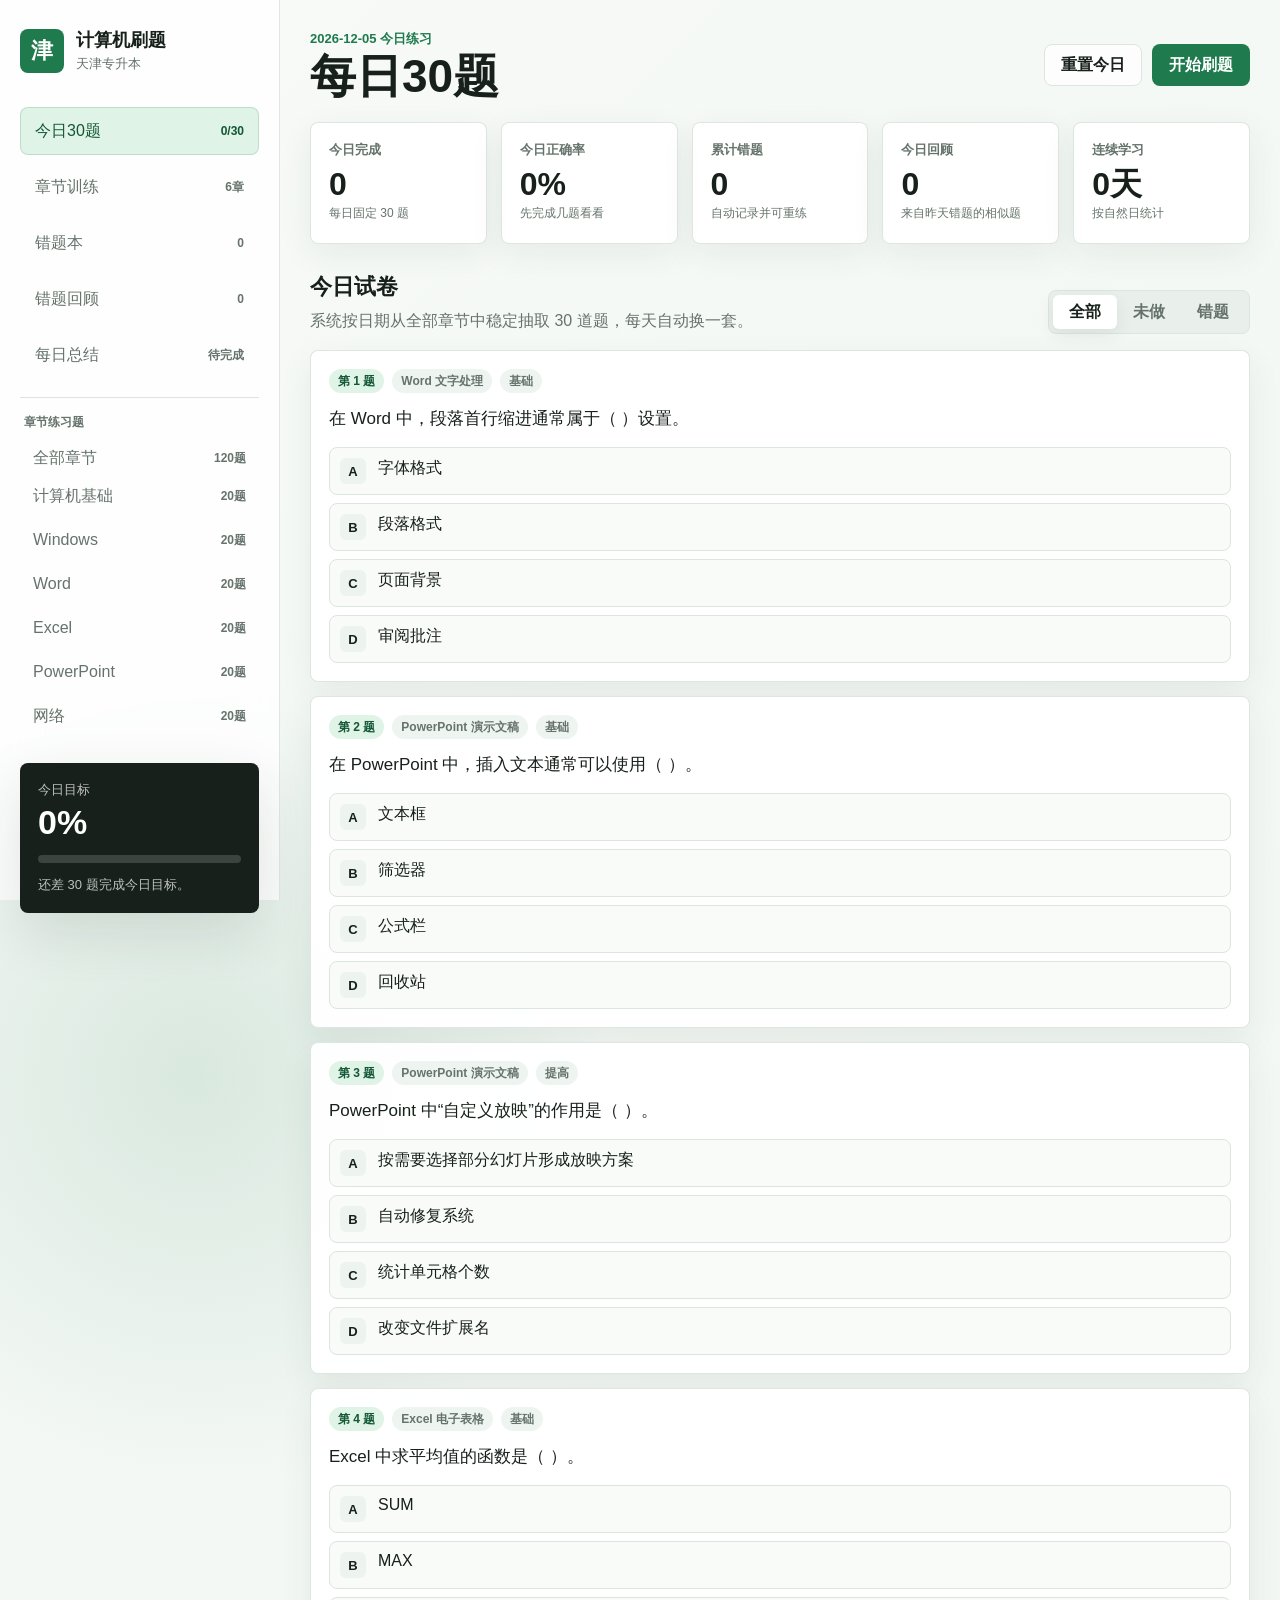
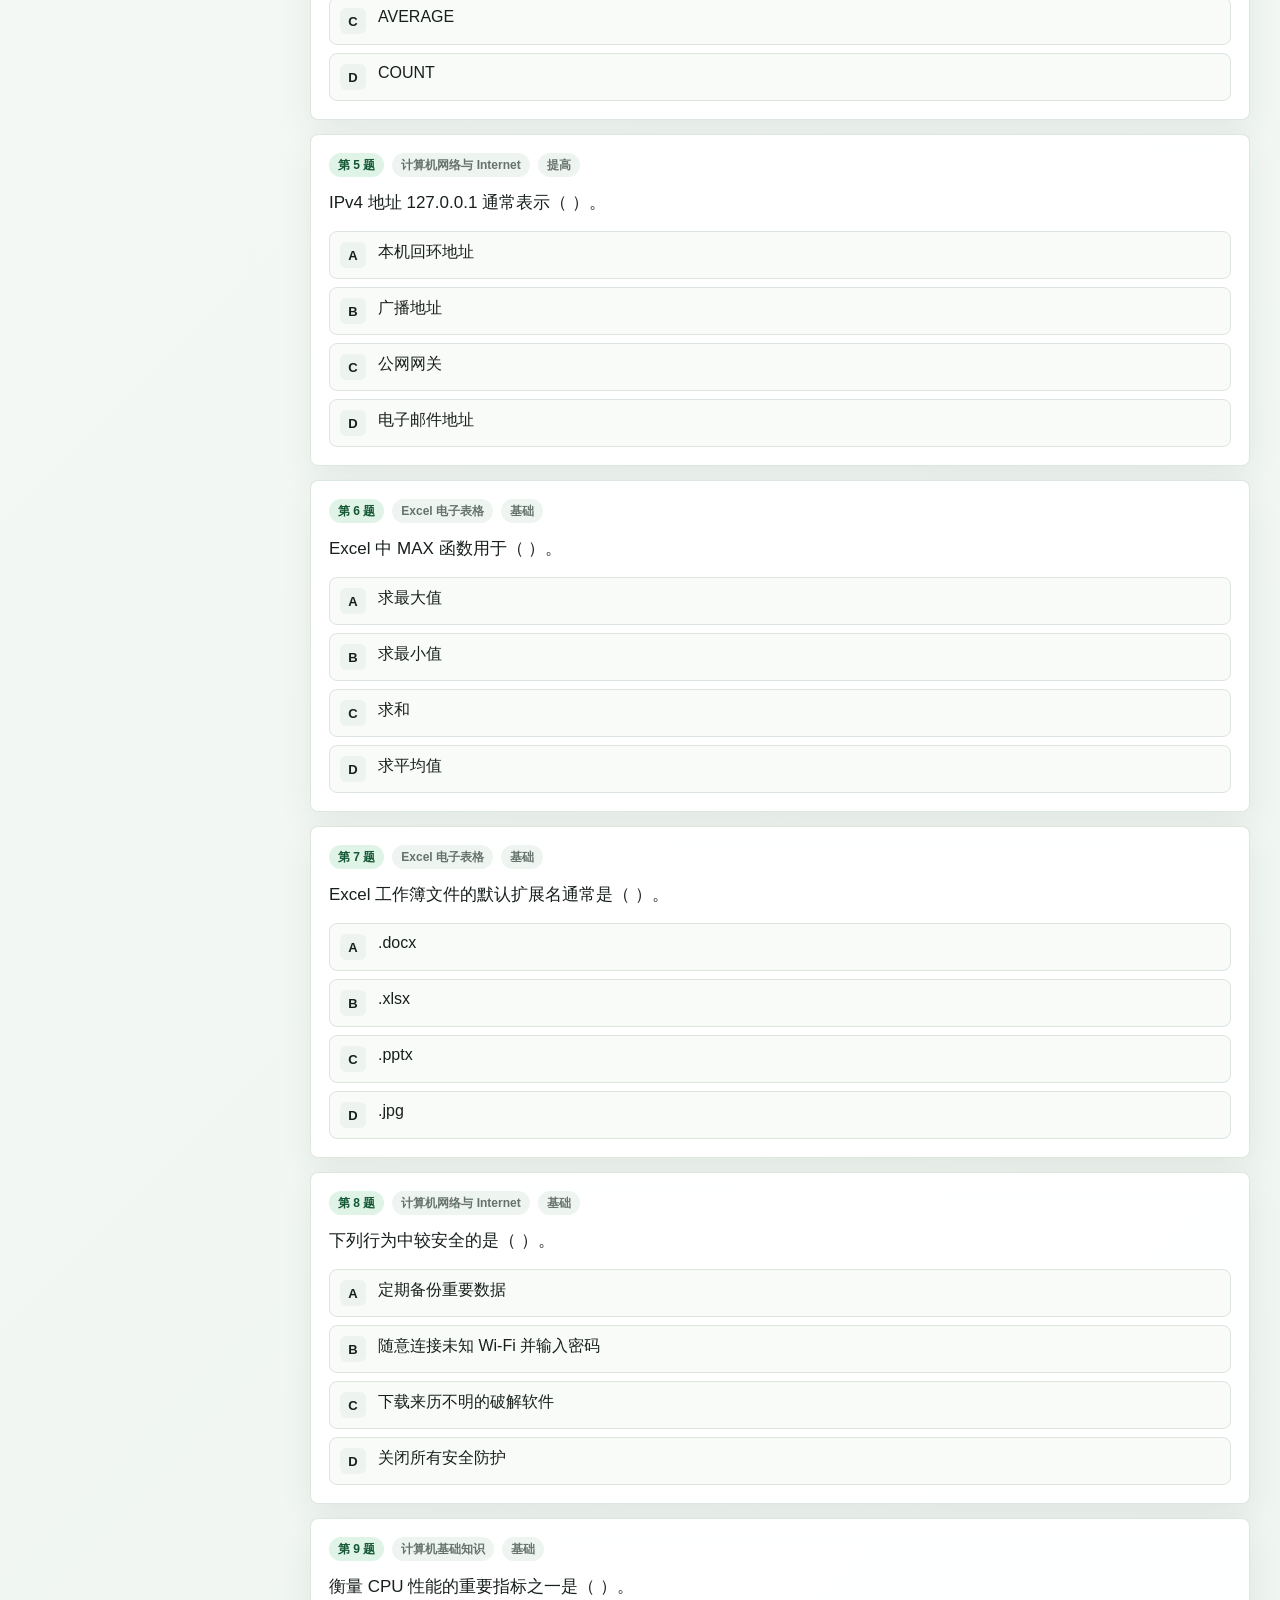
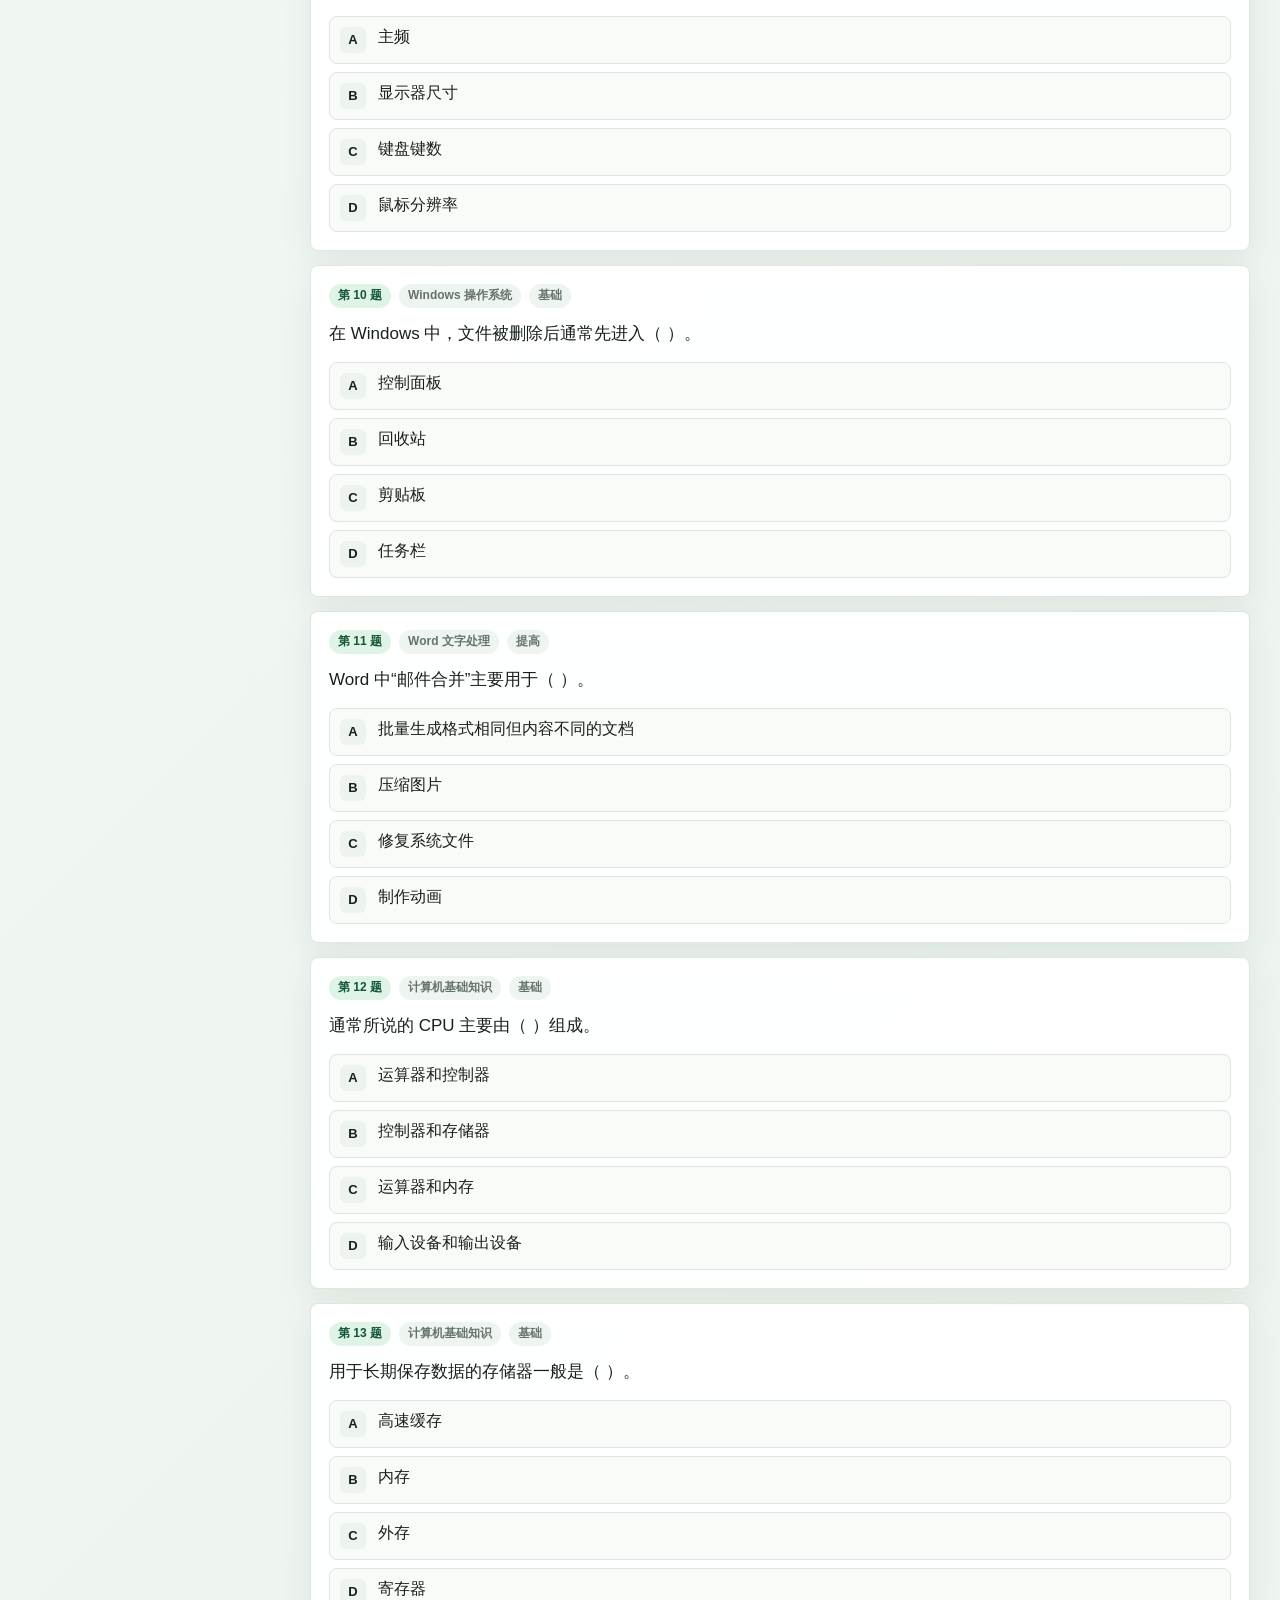
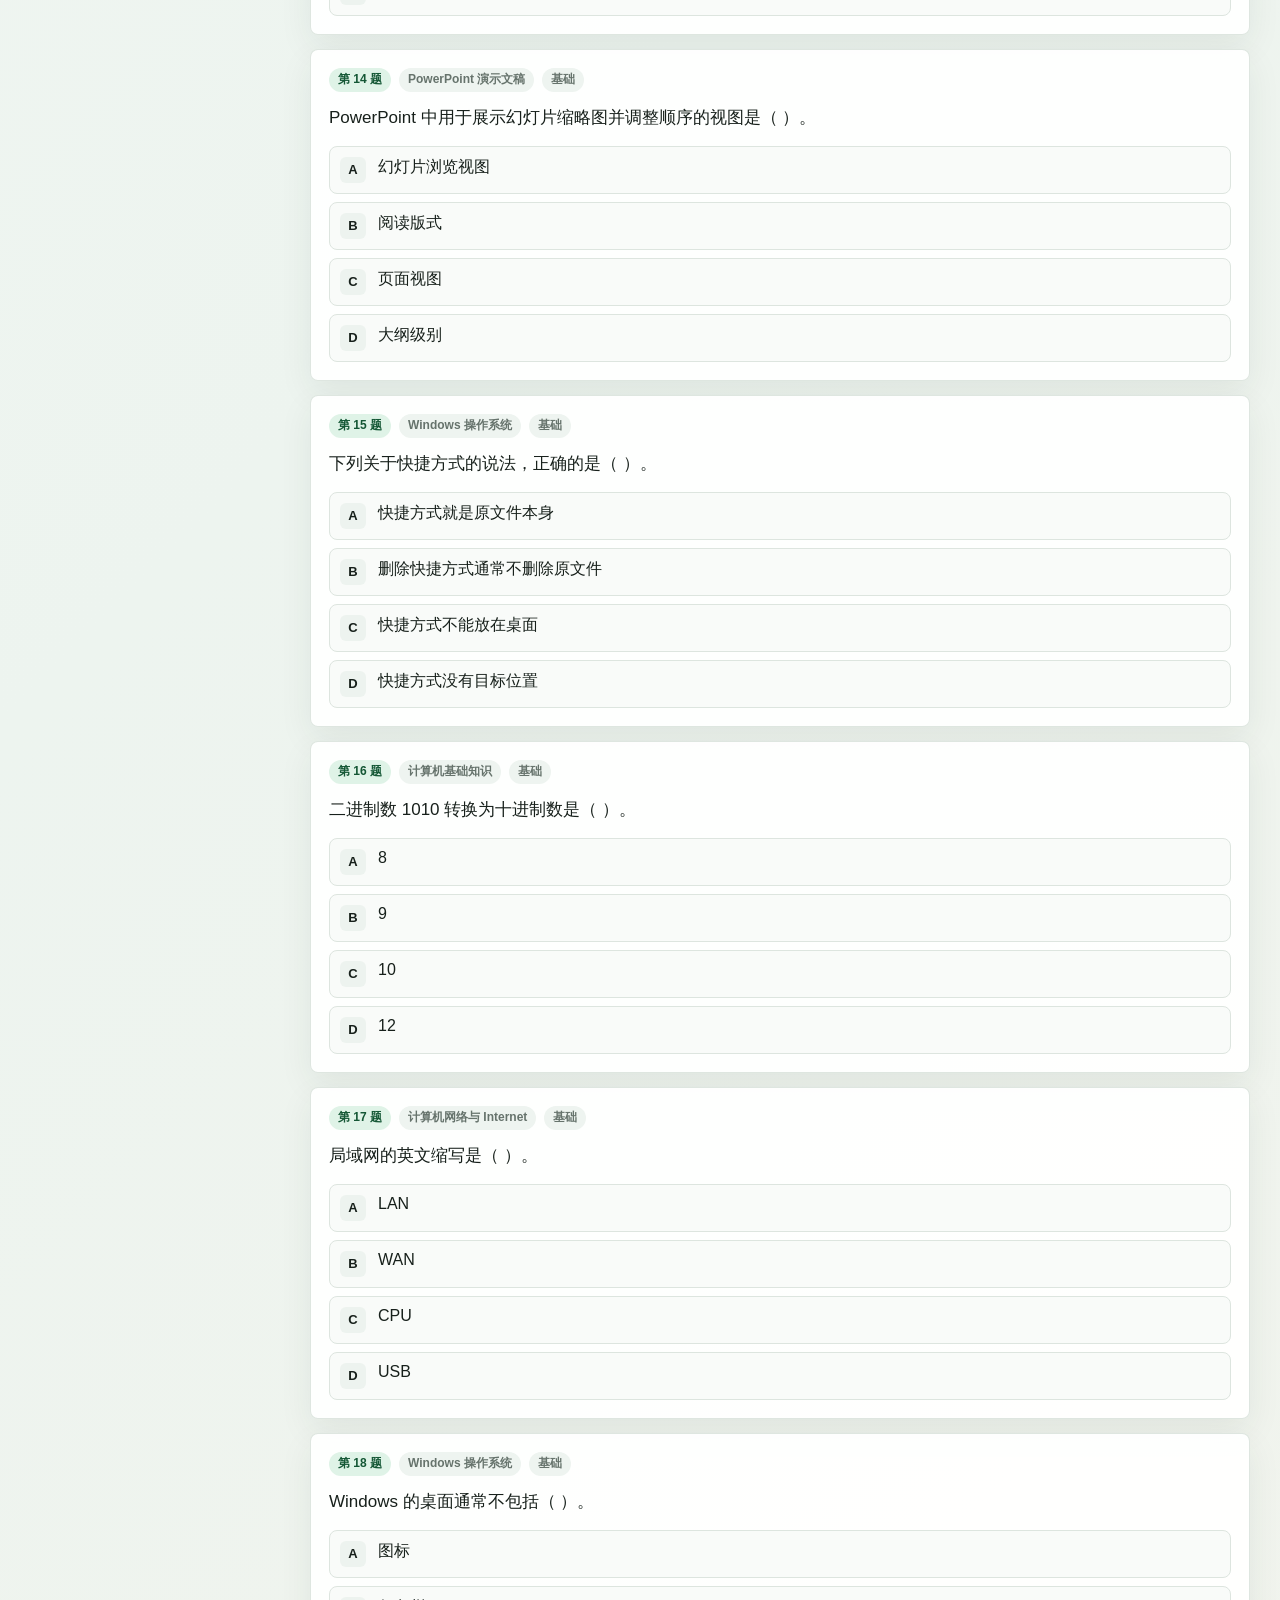
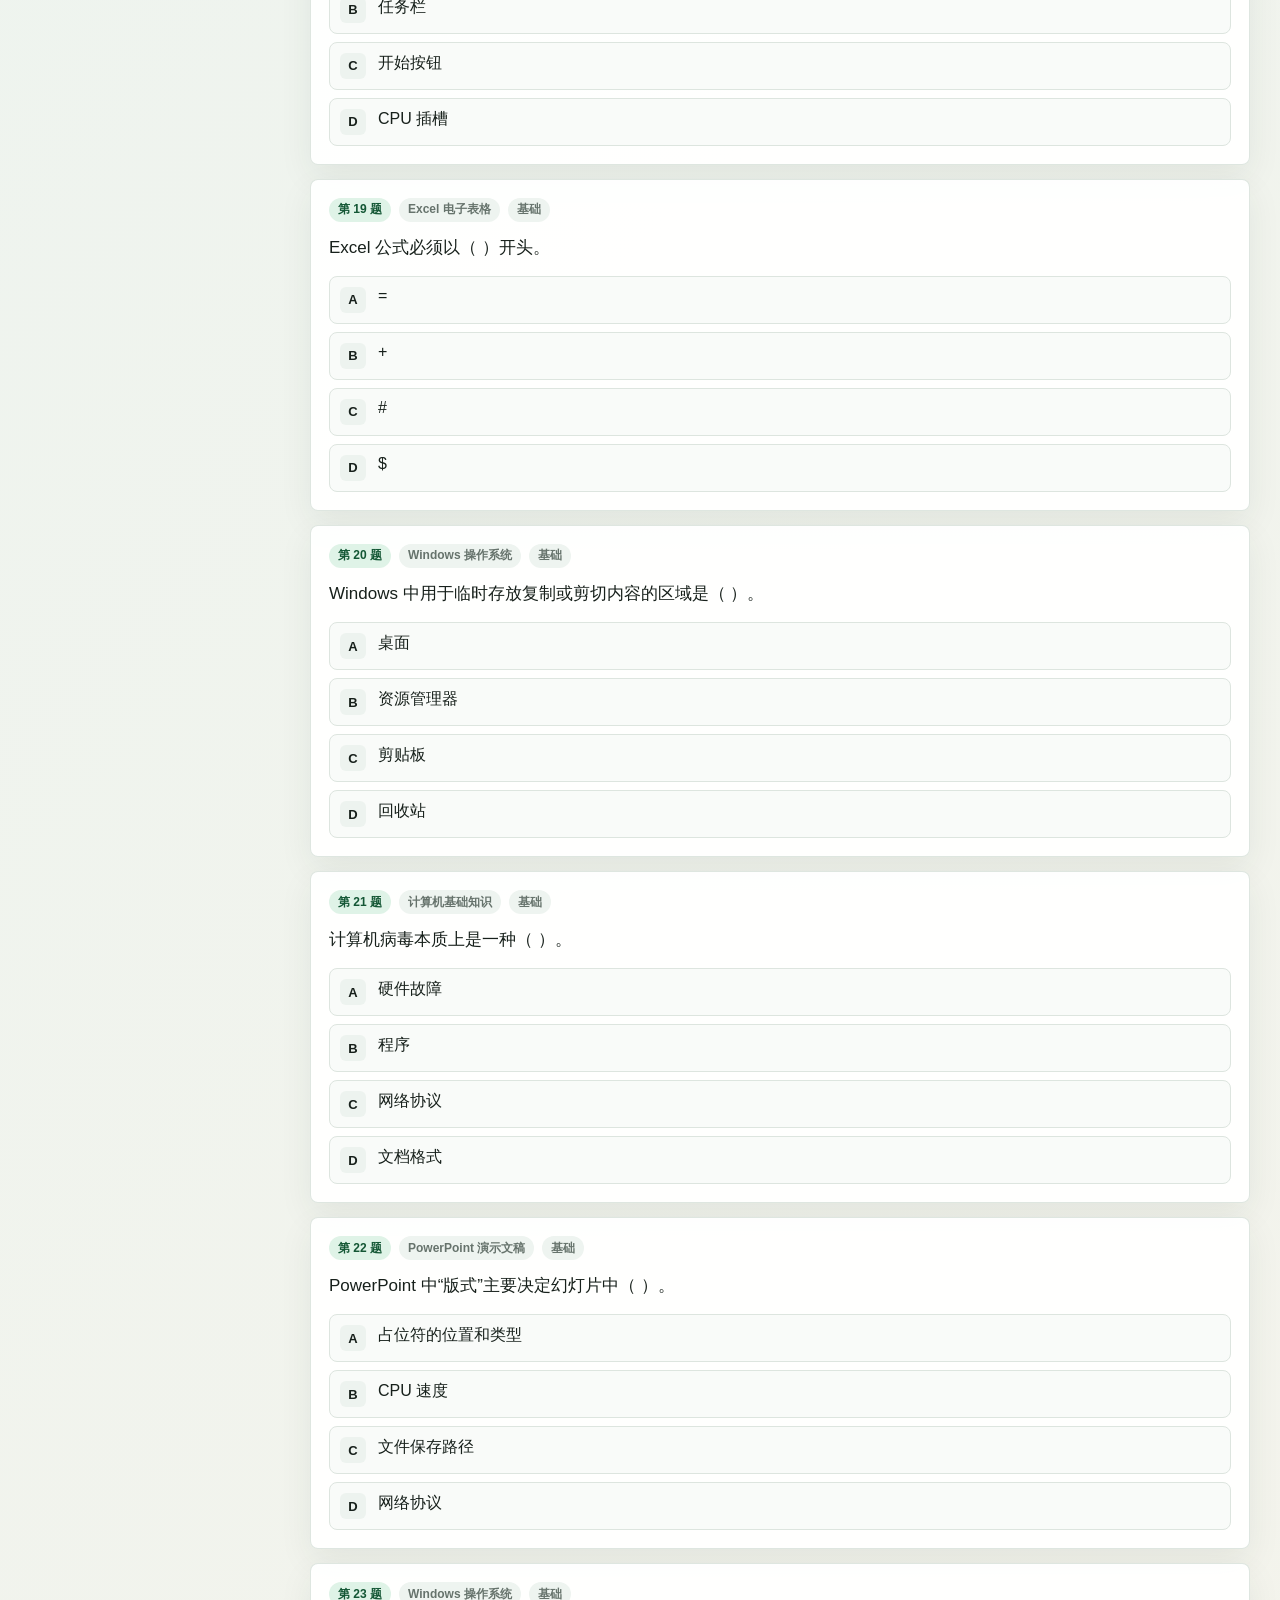
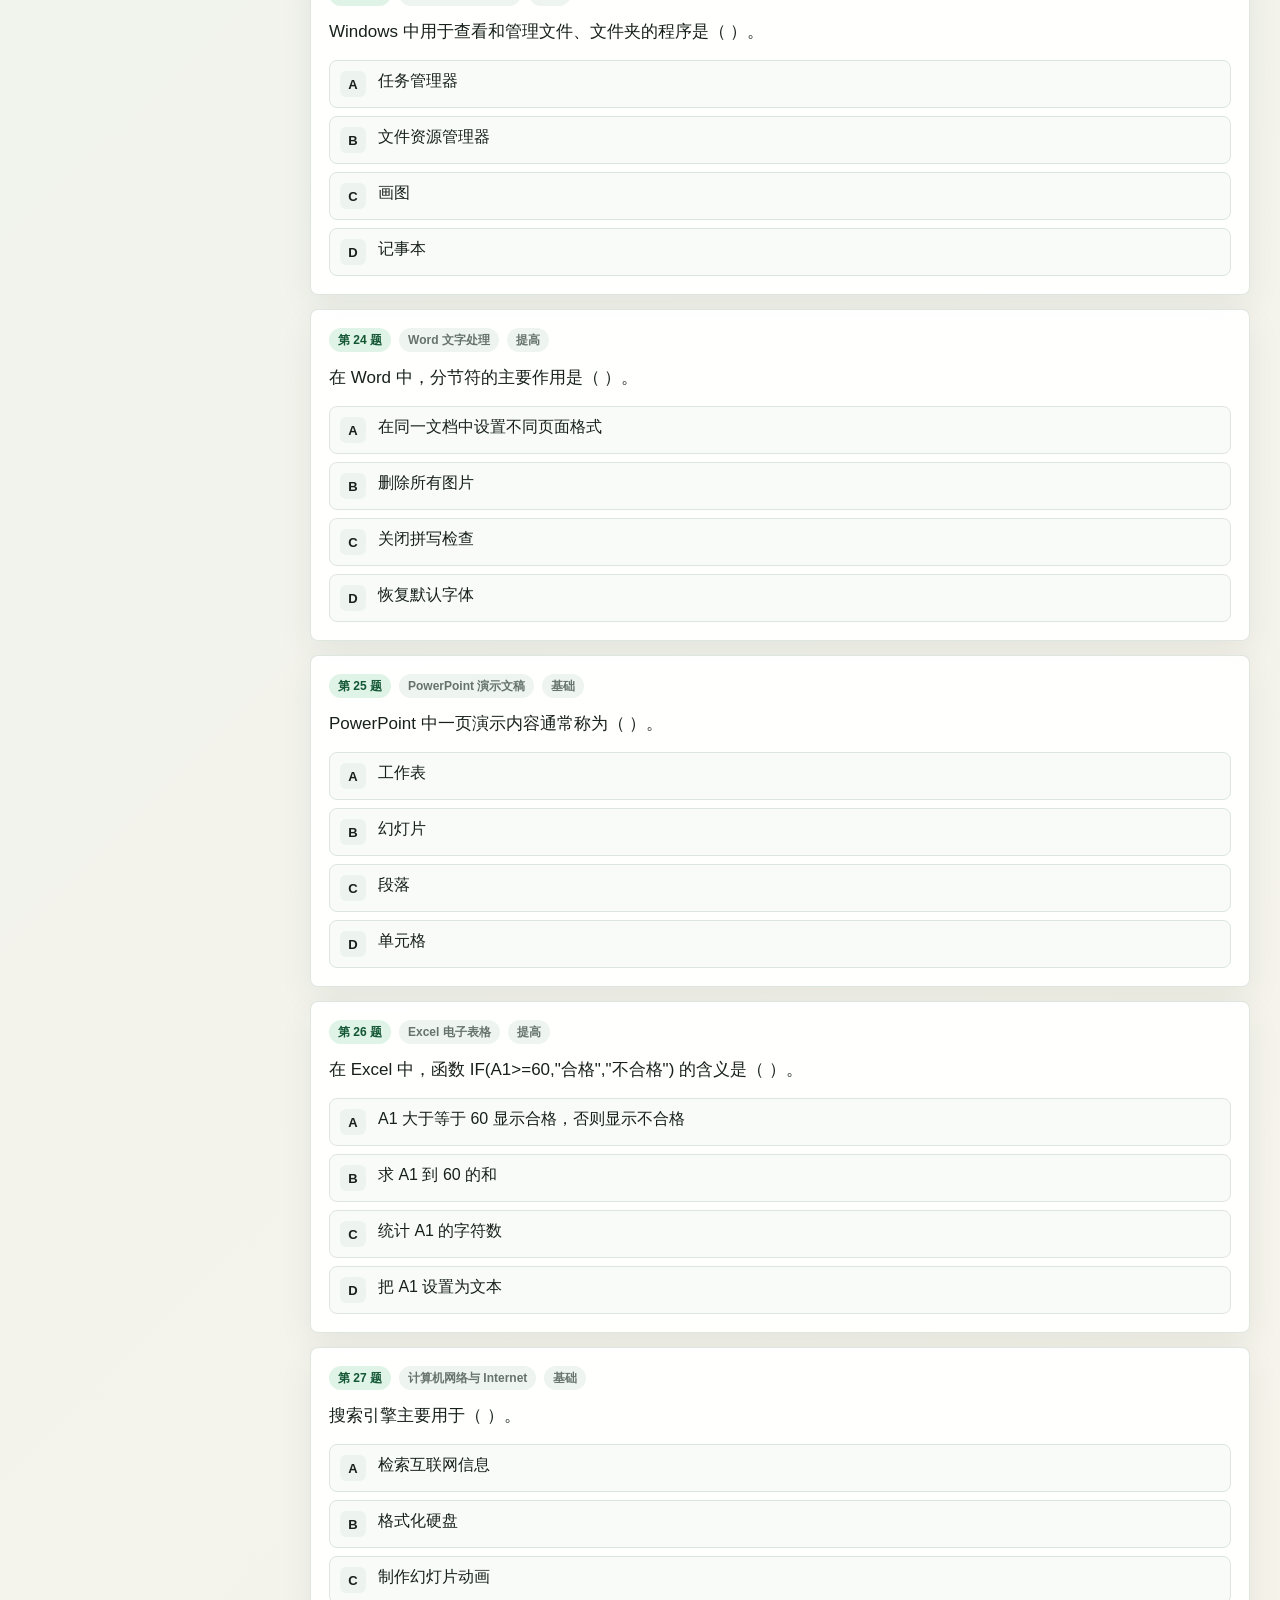
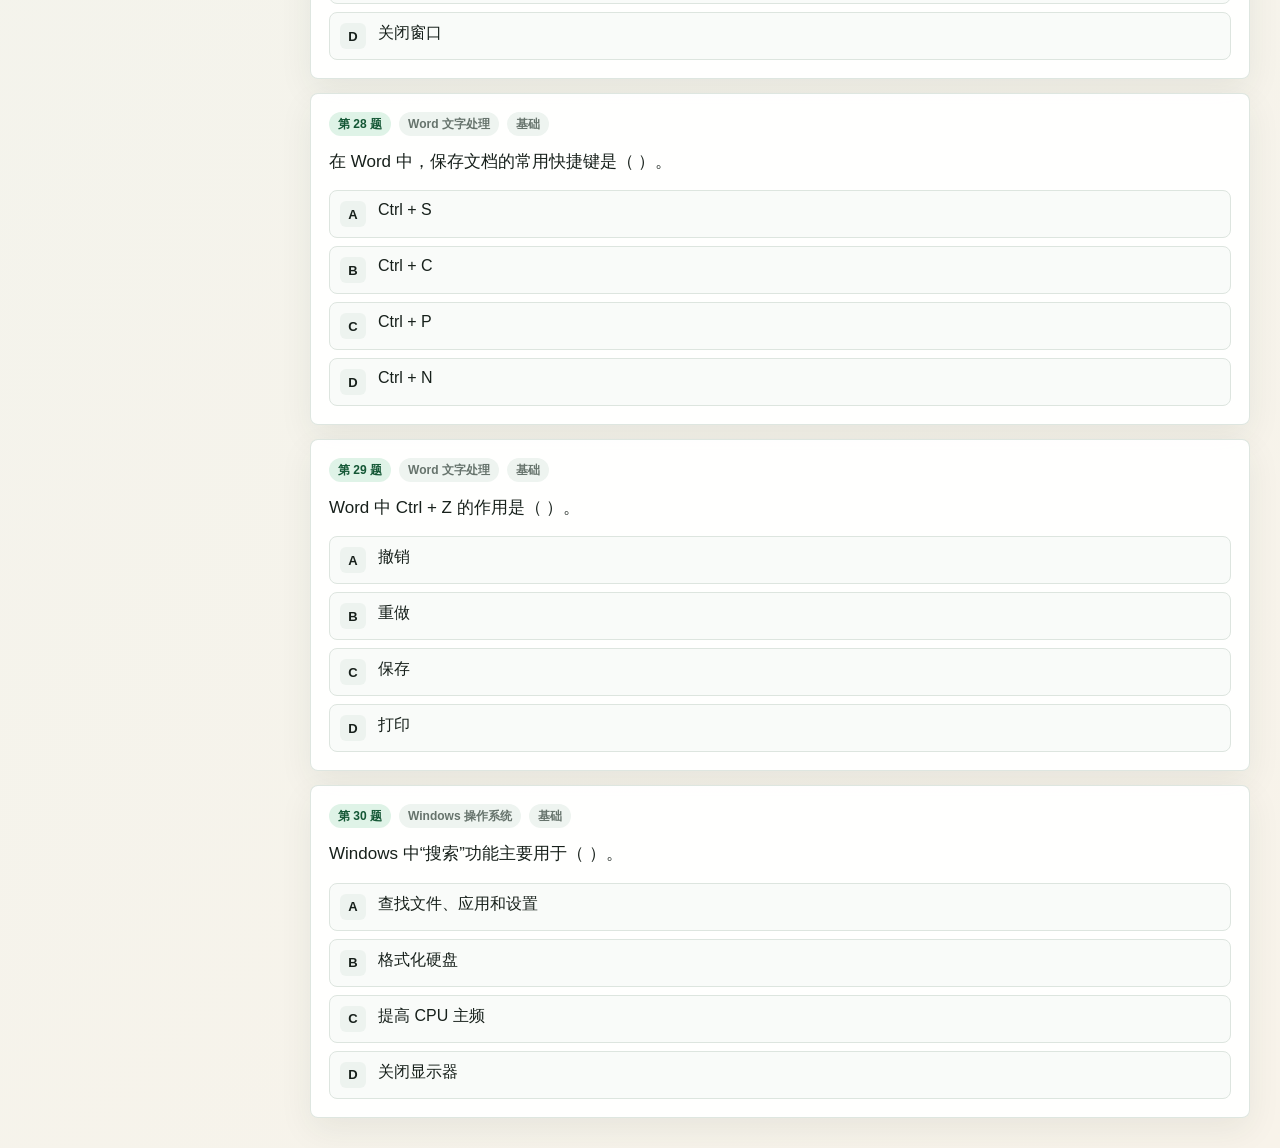
<file: 天津专升本计算机刷题/index.html>
<!doctype html>
<html lang="zh-CN">
  <head>
    <meta charset="UTF-8" />
    <meta name="viewport" content="width=device-width, initial-scale=1.0" />
    <meta
      name="description"
      content="天津专升本计算机应用基础刷题软件：每日30题、错题本、章节训练和学习总结。"
    />
    <title>天津专升本计算机刷题</title>
    <link rel="stylesheet" href="./styles.css" />
  </head>
  <body>
    <div class="app-shell">
      <aside class="sidebar" aria-label="主导航">
        <div class="brand">
          <div class="brand-mark">津</div>
          <div>
            <strong>计算机刷题</strong>
            <span>天津专升本</span>
          </div>
        </div>

        <nav class="nav-list">
          <button class="nav-item is-active" data-view="daily" type="button">
            <span>今日30题</span>
            <b id="dailyNavCount">0/30</b>
          </button>
          <button class="nav-item" data-view="chapters" data-chapter-filter="all" type="button">
            <span>章节训练</span>
            <b id="chapterNavCount">6章</b>
          </button>
          <button class="nav-item" data-view="mistakes" type="button">
            <span>错题本</span>
            <b id="mistakeNavCount">0</b>
          </button>
          <button class="nav-item" data-view="review" type="button">
            <span>错题回顾</span>
            <b id="reviewNavCount">0</b>
          </button>
          <button class="nav-item" data-view="summary" type="button">
            <span>每日总结</span>
            <b id="summaryNavCount">待完成</b>
          </button>
        </nav>

        <div class="chapter-nav" aria-label="章节练习入口">
          <span class="nav-section-title">章节练习题</span>
          <button class="chapter-nav-item is-current" data-chapter-filter="all" type="button">
            <span>全部章节</span>
            <b id="allChapterCount">120题</b>
          </button>
          <div id="chapterNavList"></div>
        </div>

        <div class="sidebar-panel">
          <span class="panel-label">今日目标</span>
          <strong id="goalPercent">0%</strong>
          <div class="mini-progress">
            <span id="goalProgress"></span>
          </div>
          <p id="goalHint">完成 30 道题后生成今日复盘。</p>
        </div>
      </aside>

      <main class="content">
        <header class="topbar">
          <div>
            <p class="eyebrow" id="todayLabel">今日练习</p>
            <h1 id="pageTitle">每日30题</h1>
          </div>
          <div class="top-actions">
            <button class="ghost-button" id="resetTodayBtn" type="button">重置今日</button>
            <button class="primary-button" id="startDailyBtn" type="button">开始刷题</button>
          </div>
        </header>

        <section class="stats-grid" aria-label="学习数据">
          <article class="stat-card">
            <span>今日完成</span>
            <strong id="todayDone">0</strong>
            <small>每日固定 30 题</small>
          </article>
          <article class="stat-card">
            <span>今日正确率</span>
            <strong id="todayAccuracy">0%</strong>
            <small id="accuracyHint">先完成几题看看</small>
          </article>
          <article class="stat-card">
            <span>累计错题</span>
            <strong id="totalMistakes">0</strong>
            <small>自动记录并可重练</small>
          </article>
          <article class="stat-card">
            <span>今日回顾</span>
            <strong id="reviewCount">0</strong>
            <small>来自昨天错题的相似题</small>
          </article>
          <article class="stat-card">
            <span>连续学习</span>
            <strong id="streakDays">0天</strong>
            <small>按自然日统计</small>
          </article>
        </section>

        <section class="view is-visible" id="dailyView">
          <div class="section-head">
            <div>
              <h2>今日试卷</h2>
              <p>系统按日期从全部章节中稳定抽取 30 道题，每天自动换一套。</p>
            </div>
            <div class="segmented" role="group" aria-label="练习模式">
              <button class="is-selected" data-mode="all" type="button">全部</button>
              <button data-mode="unfinished" type="button">未做</button>
              <button data-mode="wrong" type="button">错题</button>
            </div>
          </div>
          <div class="question-list" id="dailyQuestionList"></div>
        </section>

        <section class="view" id="chaptersView">
          <div class="section-head">
            <div>
              <h2>章节训练</h2>
              <p>按考纲模块训练，适合课后补弱项。</p>
            </div>
          </div>
          <div class="chapter-grid" id="chapterGrid"></div>
          <div class="question-list compact" id="chapterQuestionList"></div>
        </section>

        <section class="view" id="mistakesView">
          <div class="section-head">
            <div>
              <h2>错题本</h2>
              <p>答错后自动加入，重练答对会标记为已掌握。</p>
            </div>
            <button class="ghost-button" id="clearMasteredBtn" type="button">清理已掌握</button>
          </div>
          <div class="question-list" id="mistakeQuestionList"></div>
        </section>

        <section class="view" id="reviewView">
          <div class="section-head">
            <div>
              <h2>错题回顾</h2>
              <p>自动读取昨天做错的题，并从同章节抽相似题帮你复盘。</p>
            </div>
          </div>
          <div class="review-panel" id="reviewSourcePanel"></div>
          <div class="question-list" id="reviewQuestionList"></div>
        </section>

        <section class="view" id="summaryView">
          <div class="section-head">
            <div>
              <h2>每日总结</h2>
              <p>根据今日答题记录生成薄弱章节和复习建议。</p>
            </div>
          </div>
          <div class="summary-layout">
            <article class="summary-card">
              <h3>今日表现</h3>
              <div id="summaryToday"></div>
            </article>
            <article class="summary-card">
              <h3>薄弱章节</h3>
              <div id="summaryWeak"></div>
            </article>
            <article class="summary-card wide">
              <h3>复习建议</h3>
              <div id="summaryAdvice"></div>
            </article>
            <article class="summary-card wide">
              <h3>错题原因与坑点</h3>
              <div id="summaryMistakeInsights"></div>
            </article>
          </div>
        </section>
      </main>
    </div>

    <div class="toast" id="toast" role="status" aria-live="polite"></div>

    <script src="./questions-data.js" charset="UTF-8"></script>
    <script src="./app.js" charset="UTF-8"></script>
  </body>
</html>
</file>
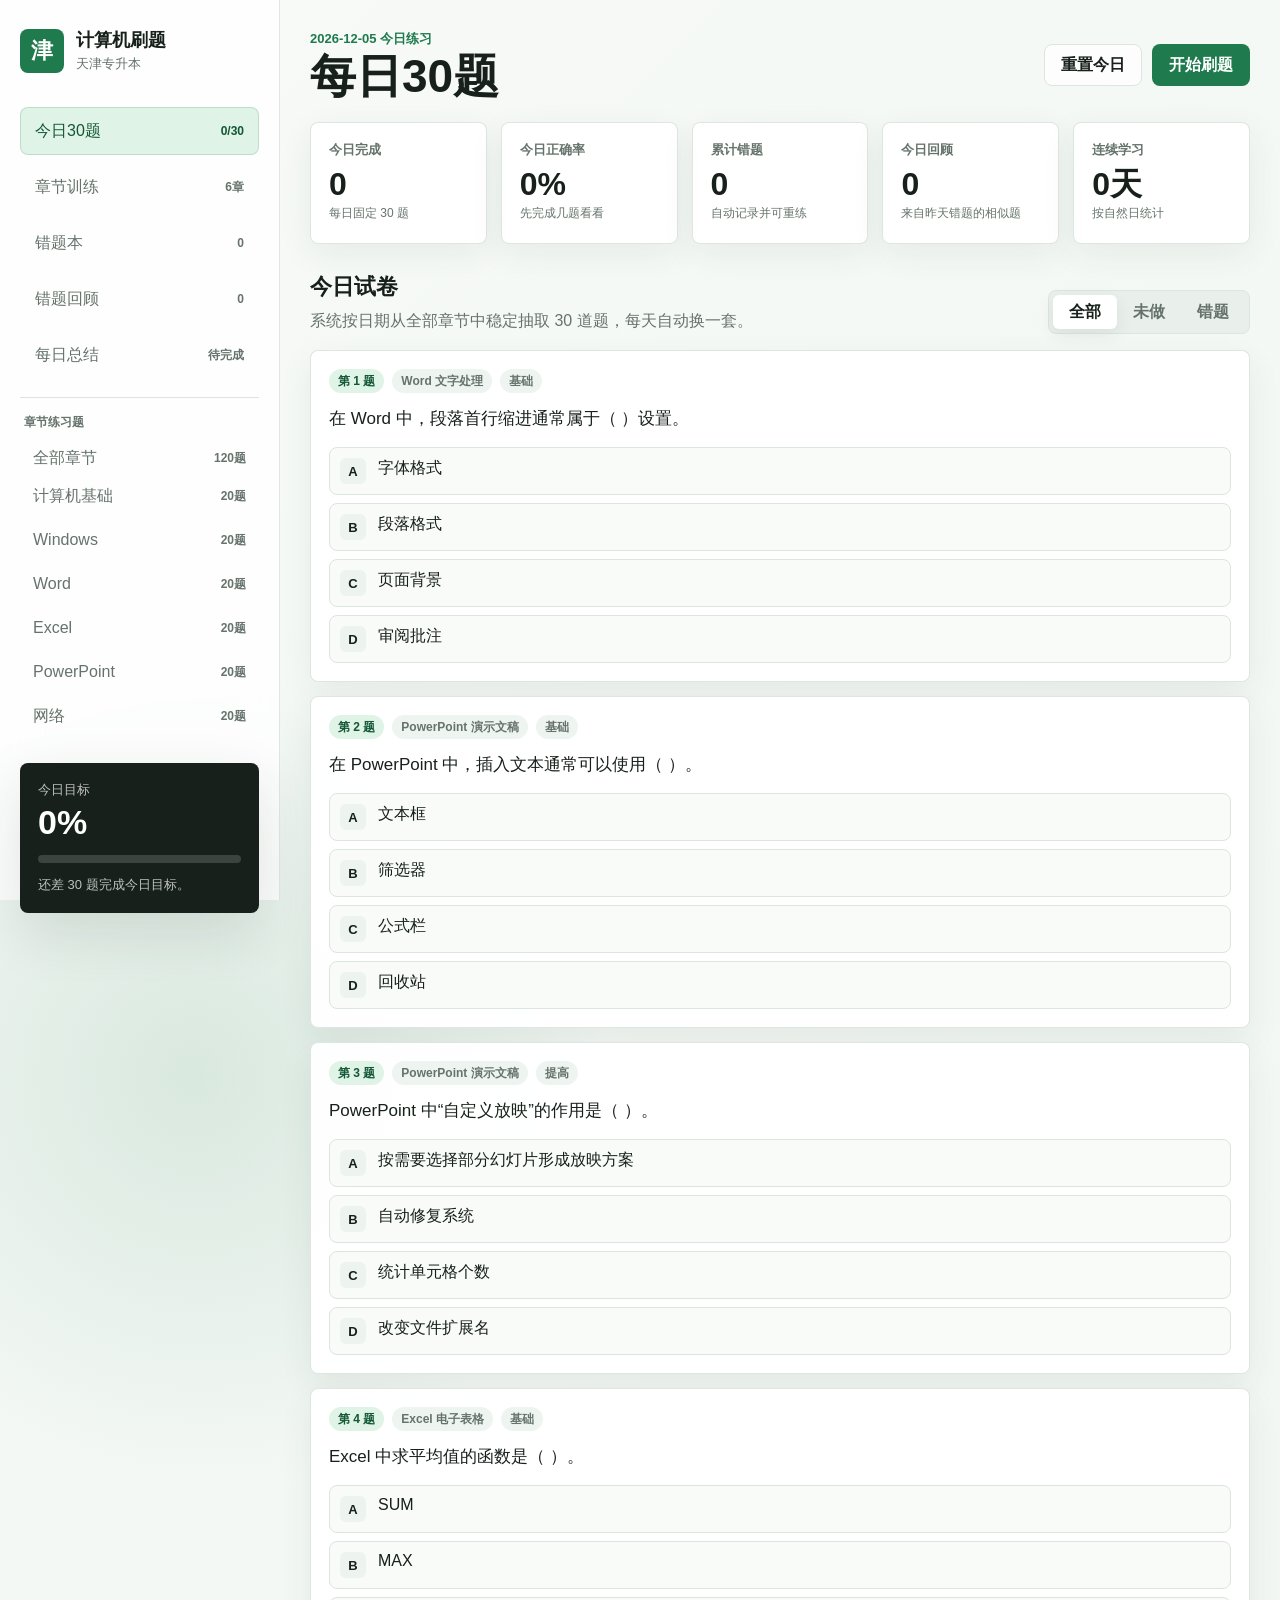
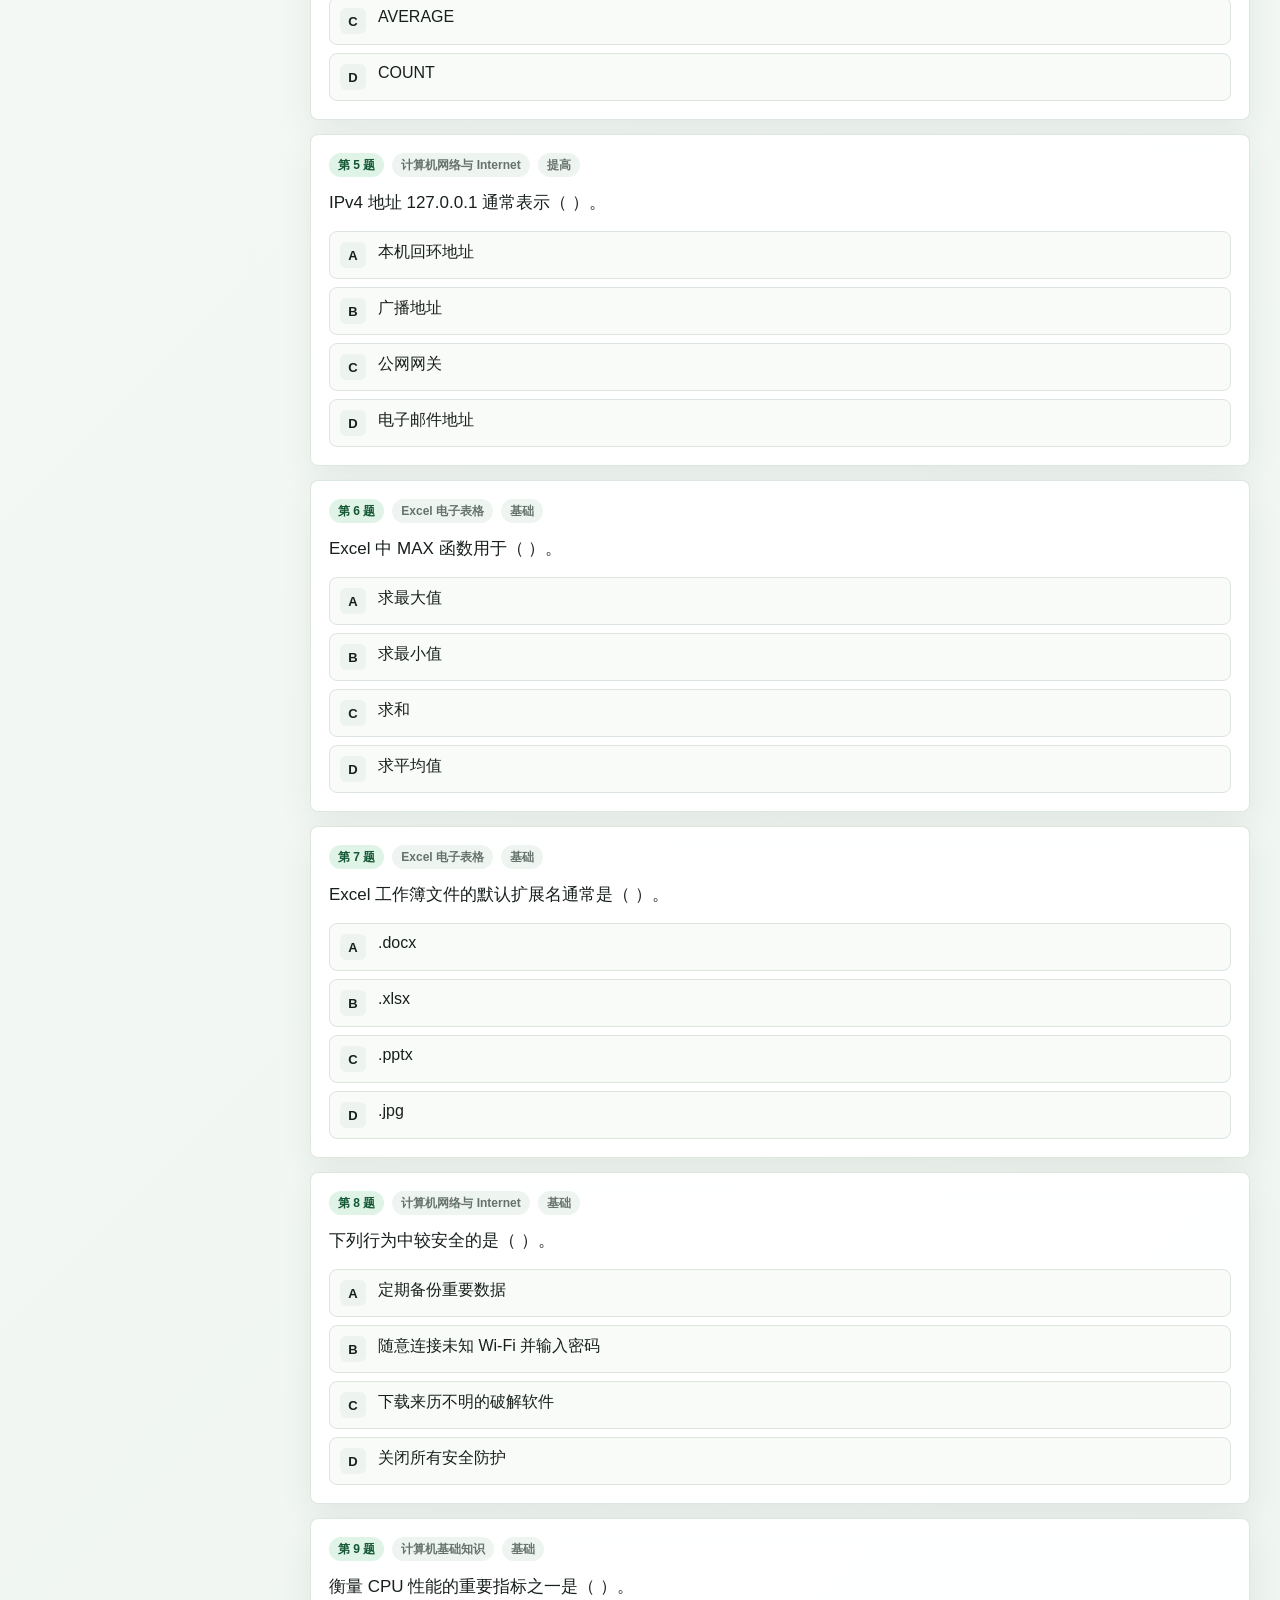
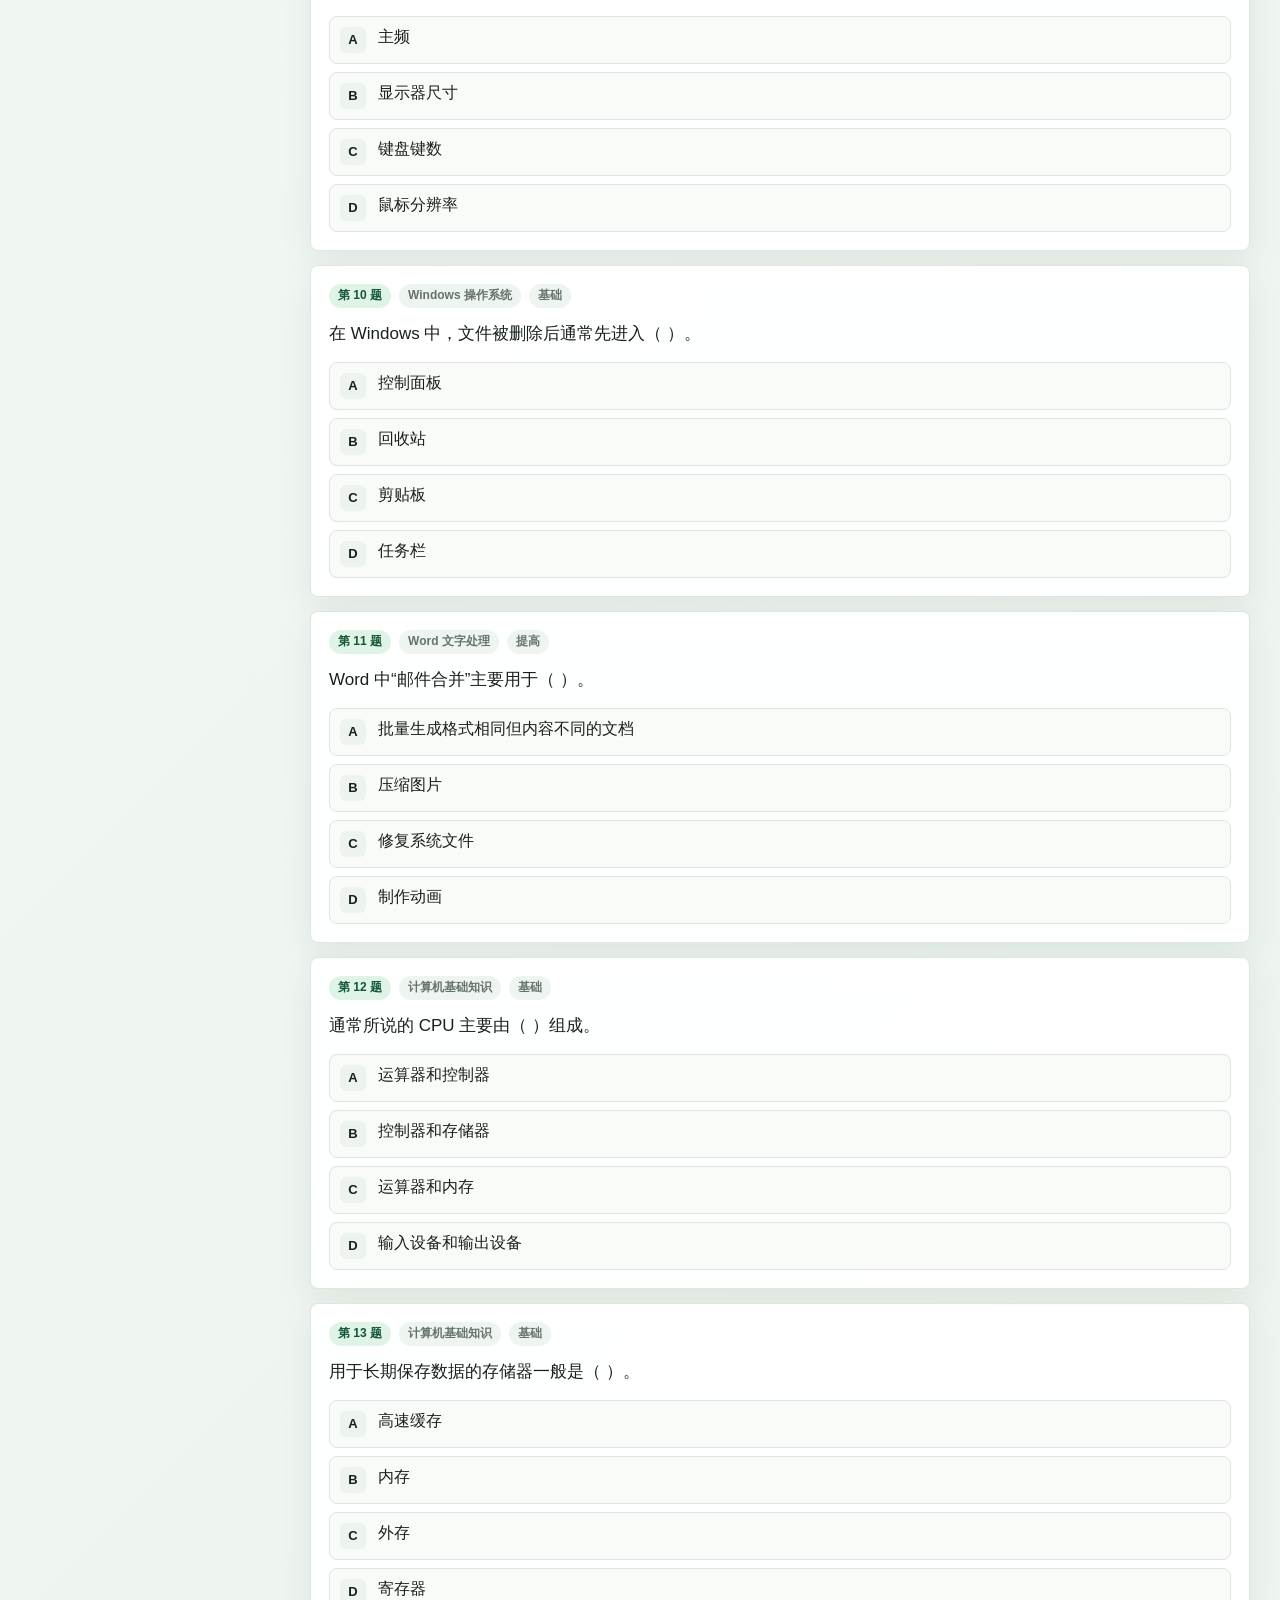
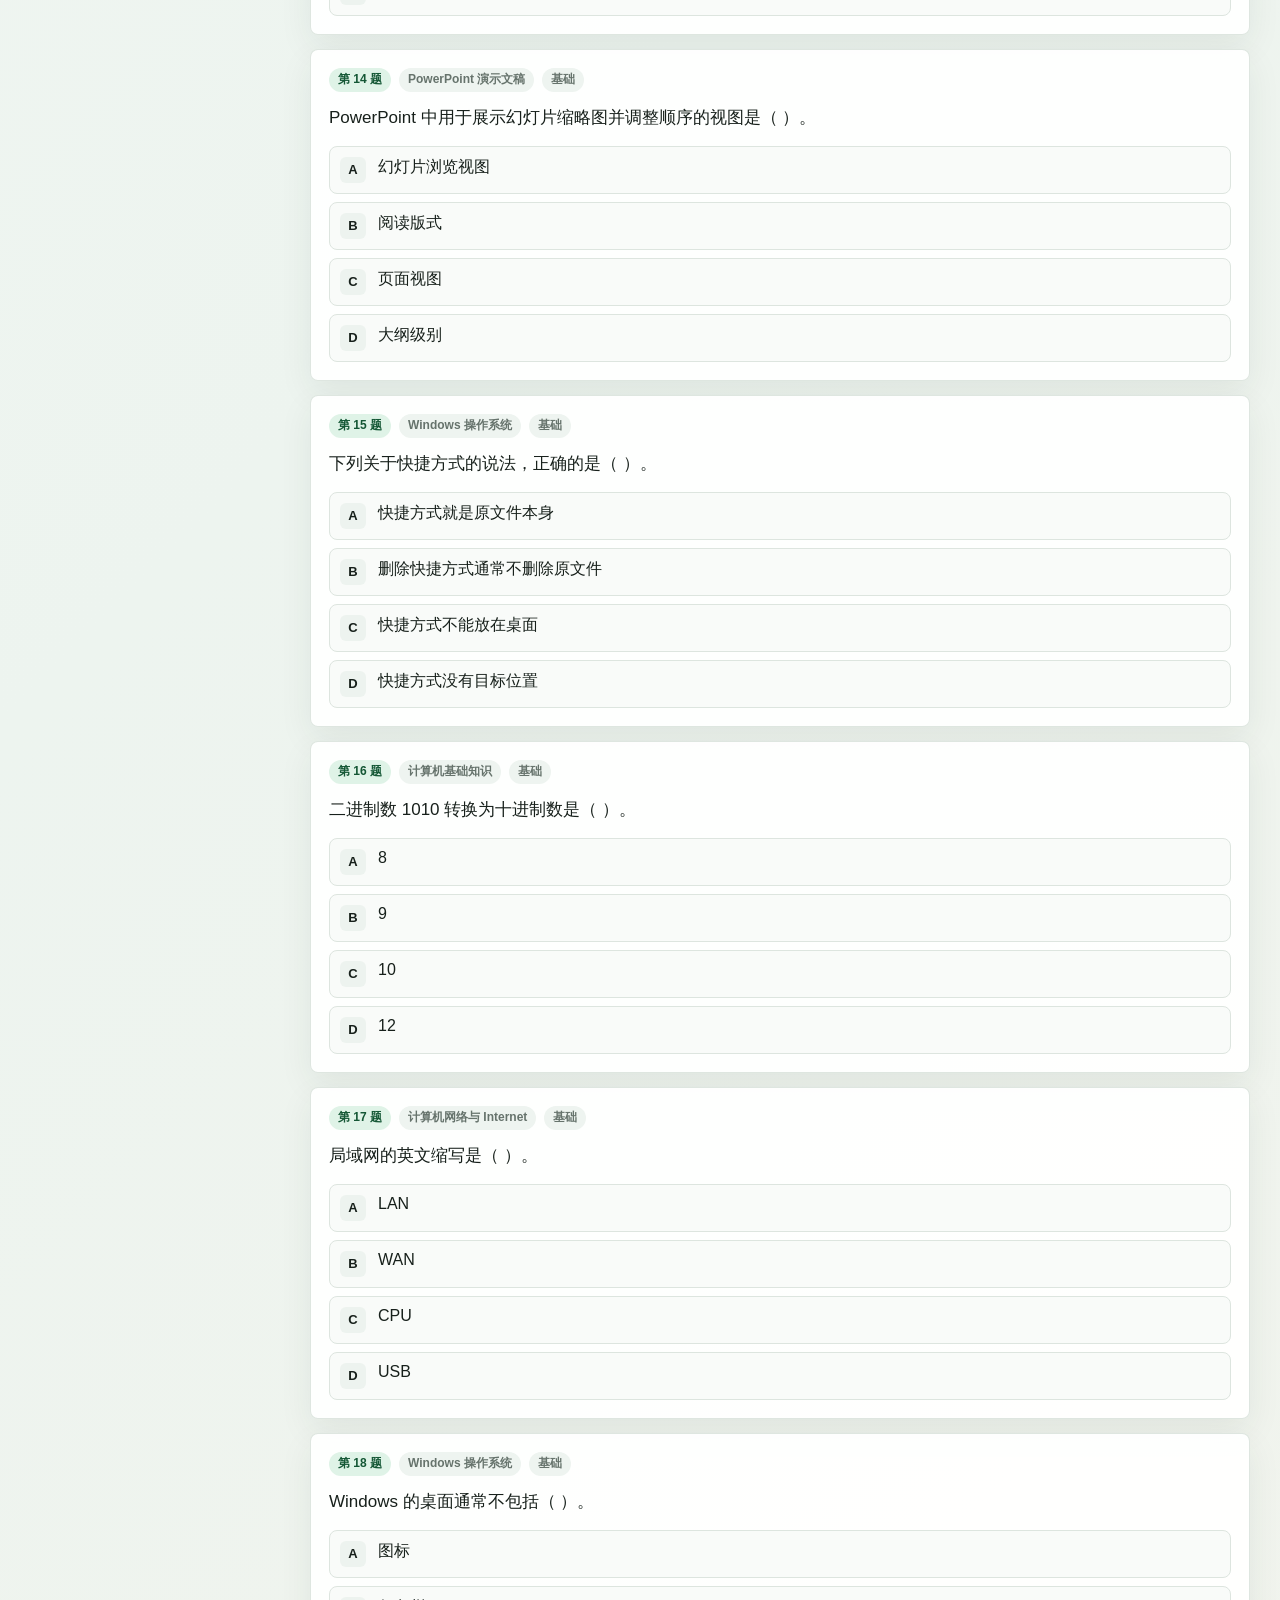
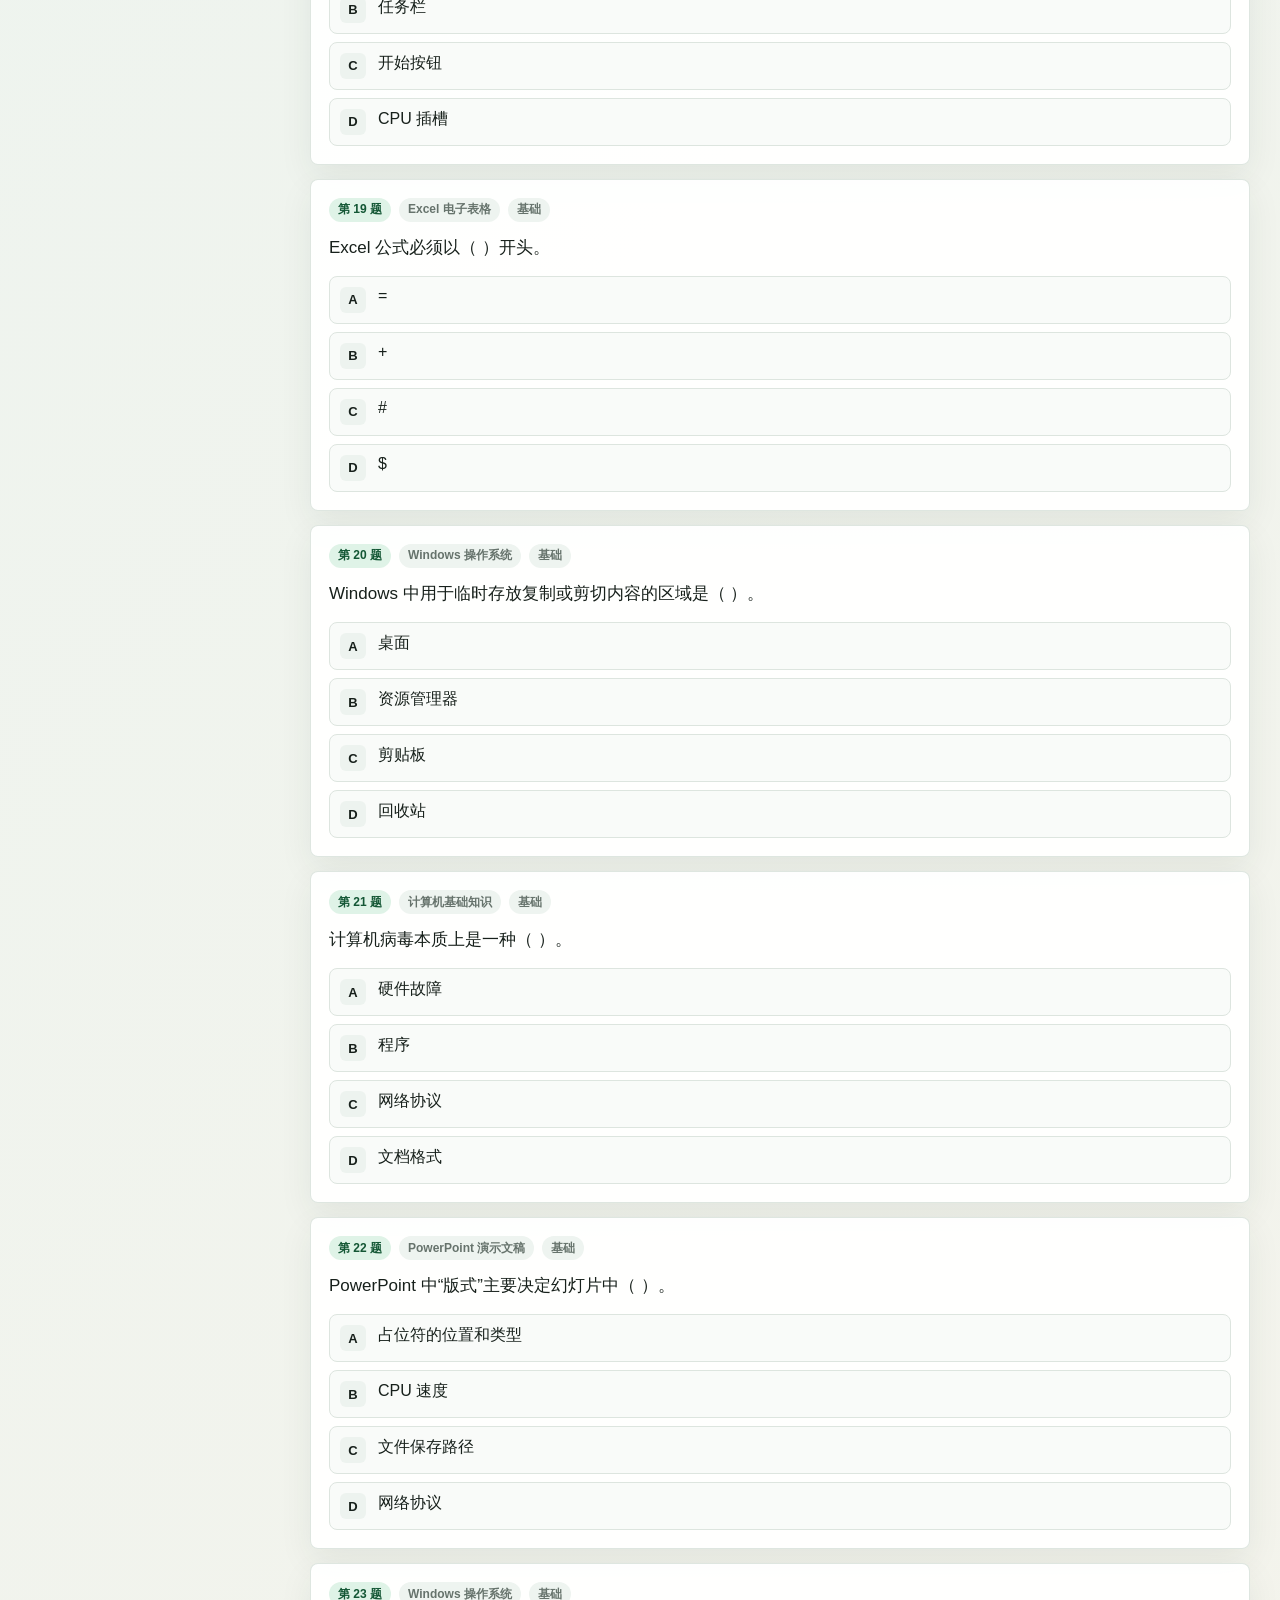
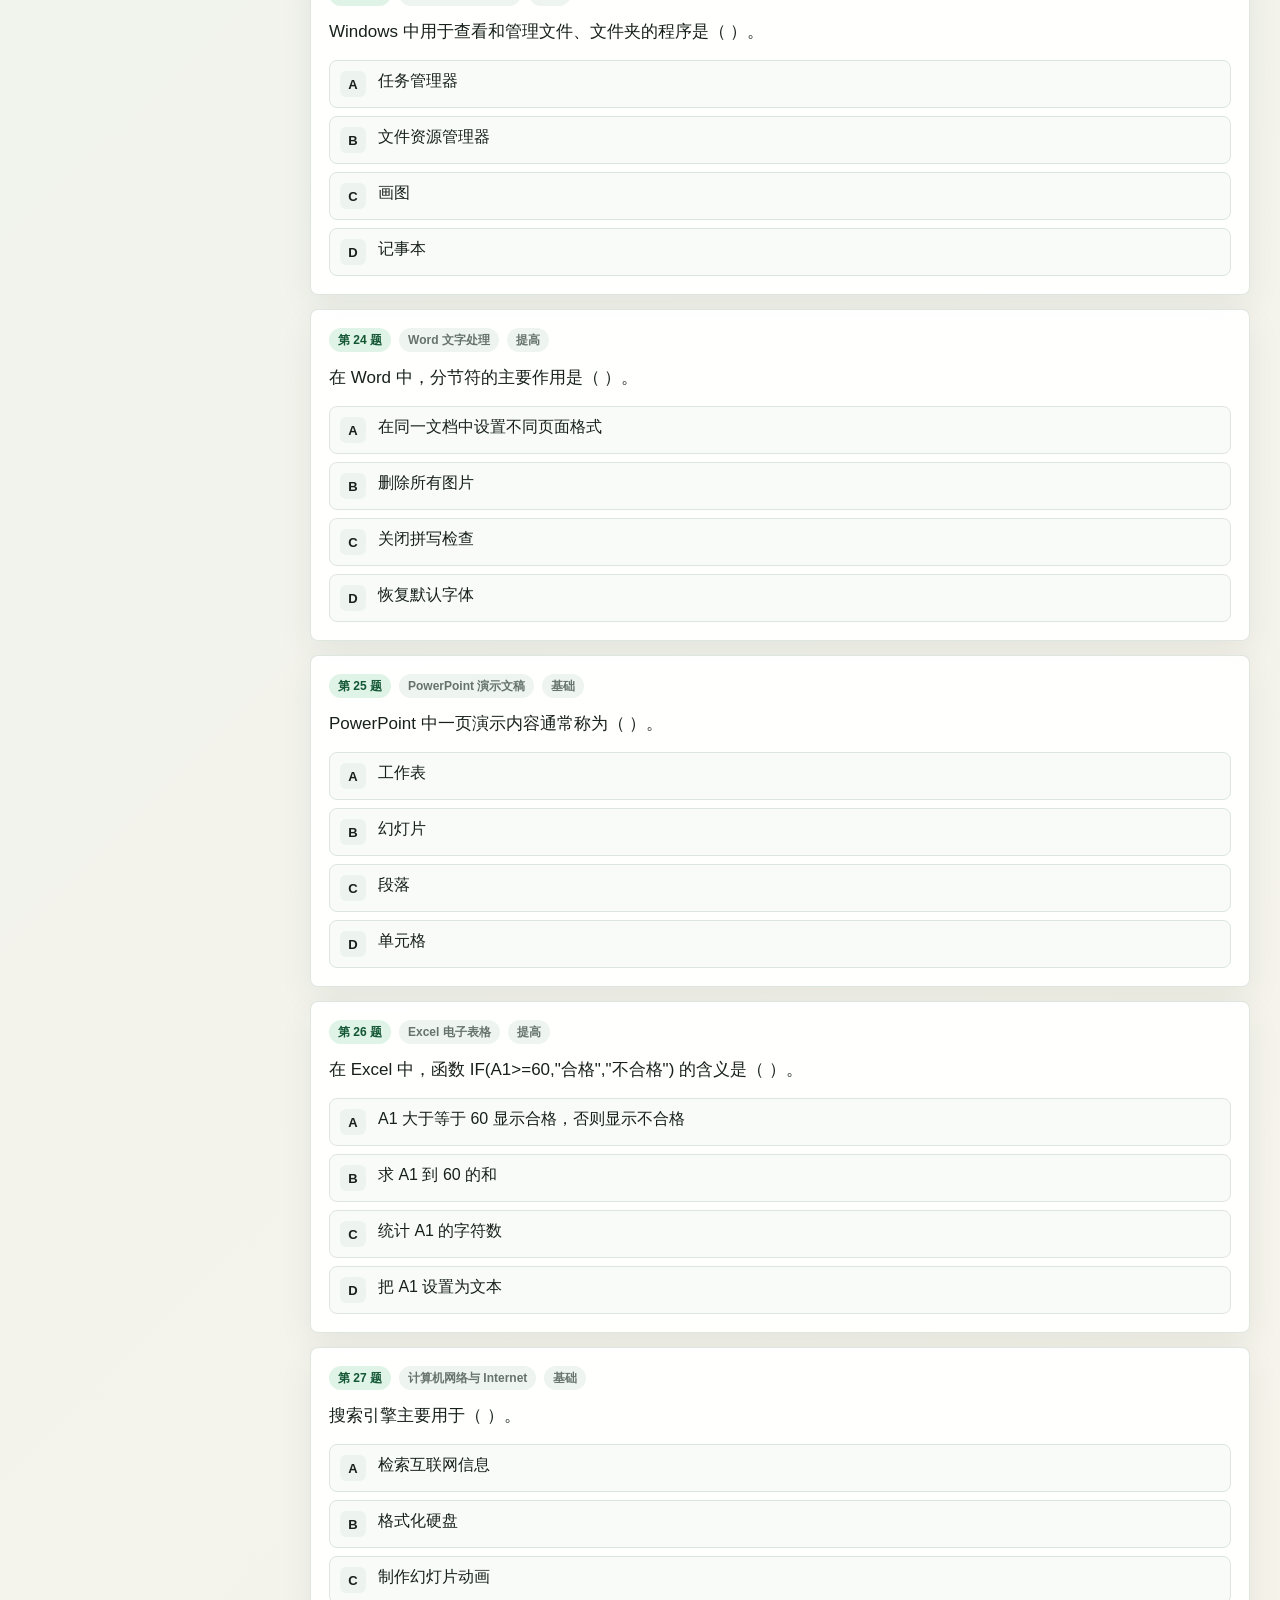
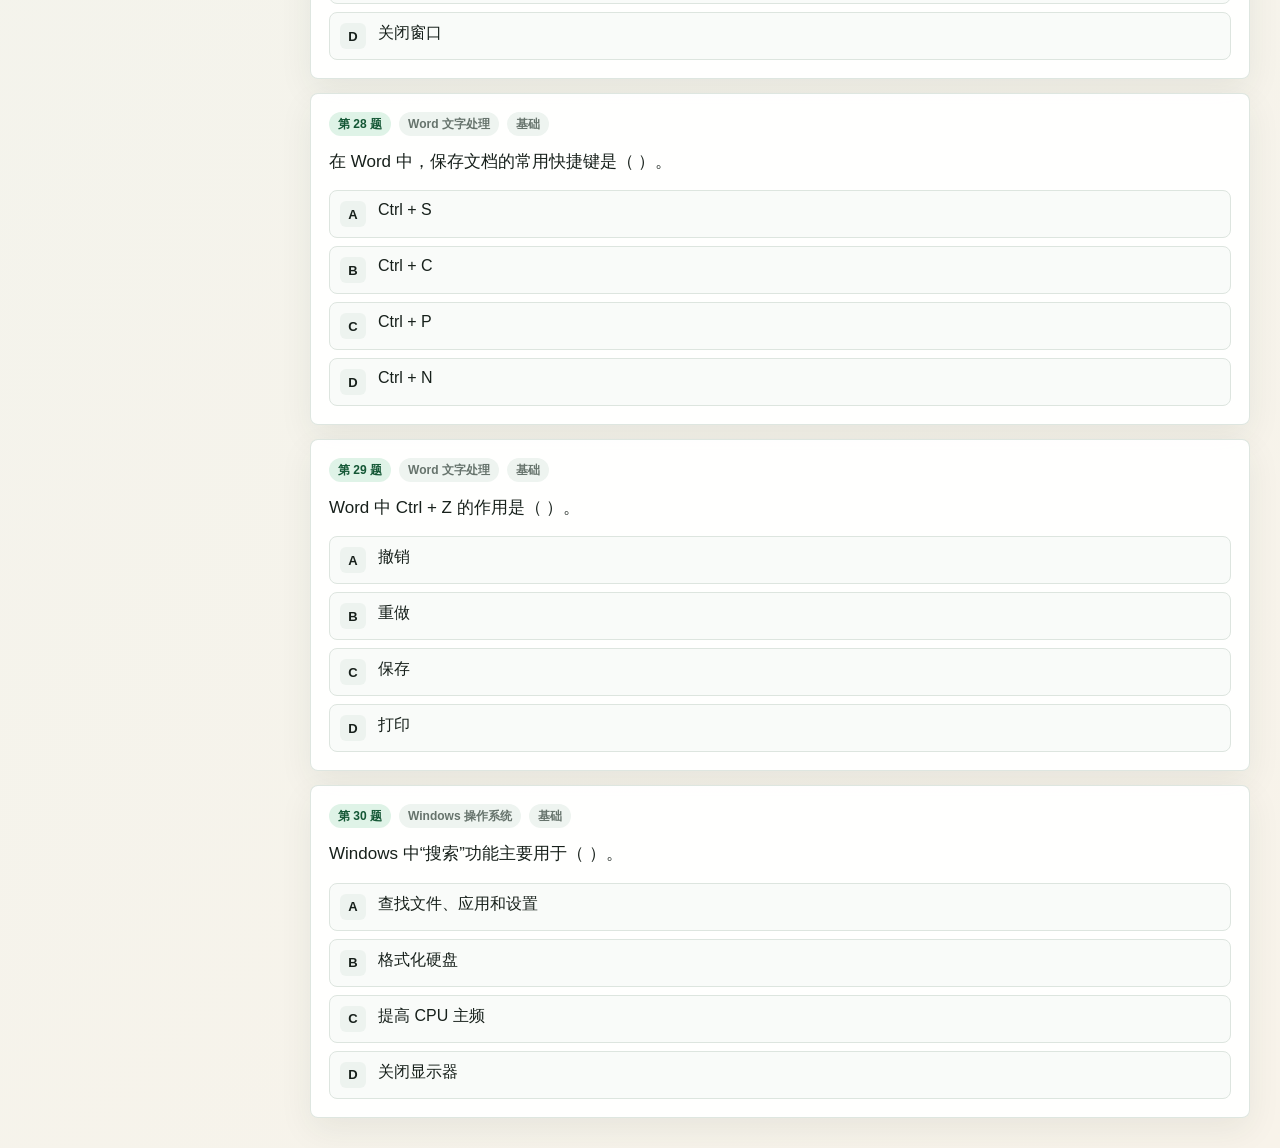
<file: index-github-pages.html>
<!doctype html>
<html lang="zh-CN">
  <head>
    <meta charset="UTF-8" />
    <meta name="viewport" content="width=device-width, initial-scale=1.0" />
    <meta
      name="description"
      content="天津专升本计算机应用基础刷题软件：每日30题、错题本、章节训练和学习总结。"
    />
    <title>天津专升本计算机刷题</title>
    <style>
:root {
  --bg: #f4f7f3;
  --panel: #ffffff;
  --ink: #17201b;
  --muted: #66736c;
  --line: #dde5df;
  --green: #1f7a4d;
  --green-dark: #145735;
  --mint: #dff3e7;
  --amber: #b66a00;
  --amber-soft: #fff1d8;
  --red: #bd3b3b;
  --red-soft: #ffe5e5;
  --blue: #255f99;
  --blue-soft: #e4f0fb;
  --shadow: 0 20px 55px rgba(32, 53, 42, 0.12);
}

* {
  box-sizing: border-box;
}

body {
  margin: 0;
  min-height: 100vh;
  color: var(--ink);
  background:
    radial-gradient(circle at 15% 10%, rgba(31, 122, 77, 0.13), transparent 26rem),
    linear-gradient(135deg, #f7faf7 0%, #edf4ef 46%, #f8f3ea 100%);
  font-family:
    "Microsoft YaHei",
    "PingFang SC",
    "Segoe UI",
    Arial,
    sans-serif;
}

button,
input {
  font: inherit;
}

button {
  cursor: pointer;
}

.app-shell {
  display: grid;
  grid-template-columns: 280px minmax(0, 1fr);
  min-height: 100vh;
}

.sidebar {
  position: sticky;
  top: 0;
  height: 100vh;
  padding: 28px 20px;
  background: rgba(255, 255, 255, 0.78);
  border-right: 1px solid rgba(221, 229, 223, 0.9);
  backdrop-filter: blur(18px);
}

.brand {
  display: flex;
  align-items: center;
  gap: 12px;
  margin-bottom: 34px;
}

.brand-mark {
  display: grid;
  place-items: center;
  width: 44px;
  height: 44px;
  border-radius: 8px;
  color: #fff;
  background: var(--green);
  font-size: 22px;
  font-weight: 800;
}

.brand strong,
.brand span {
  display: block;
}

.brand strong {
  font-size: 18px;
}

.brand span {
  margin-top: 3px;
  color: var(--muted);
  font-size: 13px;
}

.nav-list {
  display: grid;
  gap: 8px;
}

.nav-item {
  display: flex;
  align-items: center;
  justify-content: space-between;
  width: 100%;
  min-height: 48px;
  padding: 0 14px;
  color: var(--muted);
  background: transparent;
  border: 1px solid transparent;
  border-radius: 8px;
  text-align: left;
}

.nav-item b {
  color: inherit;
  font-size: 12px;
  font-weight: 700;
}

.nav-item.is-active {
  color: var(--green-dark);
  background: var(--mint);
  border-color: rgba(31, 122, 77, 0.18);
}

.chapter-nav {
  margin-top: 18px;
  padding-top: 16px;
  border-top: 1px solid var(--line);
}

.nav-section-title {
  display: block;
  margin: 0 0 8px 4px;
  color: var(--muted);
  font-size: 12px;
  font-weight: 800;
}

#chapterNavList {
  display: grid;
  gap: 6px;
}

.chapter-nav-item {
  display: flex;
  align-items: center;
  justify-content: space-between;
  width: 100%;
  min-height: 38px;
  padding: 0 12px;
  color: var(--muted);
  background: transparent;
  border: 1px solid transparent;
  border-radius: 8px;
  text-align: left;
}

.chapter-nav-item b {
  color: inherit;
  font-size: 12px;
}

.chapter-nav-item:hover,
.chapter-nav-item.is-current {
  color: var(--green-dark);
  background: #f1f8f4;
  border-color: rgba(31, 122, 77, 0.16);
}

.sidebar-panel {
  margin-top: 28px;
  padding: 18px;
  background: #17201b;
  color: #fff;
  border-radius: 8px;
  box-shadow: var(--shadow);
}

.panel-label {
  display: block;
  color: rgba(255, 255, 255, 0.72);
  font-size: 13px;
}

.sidebar-panel strong {
  display: block;
  margin-top: 6px;
  font-size: 34px;
  line-height: 1;
}

.sidebar-panel p {
  margin: 12px 0 0;
  color: rgba(255, 255, 255, 0.72);
  font-size: 13px;
  line-height: 1.55;
}

.mini-progress {
  height: 8px;
  margin-top: 16px;
  overflow: hidden;
  background: rgba(255, 255, 255, 0.16);
  border-radius: 999px;
}

.mini-progress span {
  display: block;
  width: 0;
  height: 100%;
  background: #7ce0a8;
  border-radius: inherit;
  transition: width 0.25s ease;
}

.content {
  width: min(1180px, calc(100vw - 280px));
  padding: 30px;
}

.topbar {
  display: flex;
  align-items: center;
  justify-content: space-between;
  gap: 20px;
  margin-bottom: 22px;
}

.eyebrow {
  margin: 0 0 4px;
  color: var(--green);
  font-size: 13px;
  font-weight: 800;
}

h1,
h2,
h3,
p {
  overflow-wrap: anywhere;
}

h1 {
  margin: 0;
  font-size: clamp(28px, 4vw, 46px);
  line-height: 1.05;
  letter-spacing: 0;
}

h2 {
  margin: 0;
  font-size: 22px;
}

h3 {
  margin: 0 0 14px;
  font-size: 18px;
}

.top-actions {
  display: flex;
  gap: 10px;
}

.primary-button,
.ghost-button {
  min-height: 42px;
  padding: 0 16px;
  border-radius: 8px;
  border: 1px solid transparent;
  font-weight: 700;
}

.primary-button {
  color: #fff;
  background: var(--green);
}

.primary-button:hover {
  background: var(--green-dark);
}

.ghost-button {
  color: var(--ink);
  background: rgba(255, 255, 255, 0.74);
  border-color: var(--line);
}

.ghost-button:hover {
  border-color: rgba(31, 122, 77, 0.35);
}

.stats-grid {
  display: grid;
  grid-template-columns: repeat(5, minmax(0, 1fr));
  gap: 14px;
  margin-bottom: 22px;
}

.stat-card {
  min-height: 122px;
  padding: 18px;
  background: rgba(255, 255, 255, 0.88);
  border: 1px solid rgba(221, 229, 223, 0.95);
  border-radius: 8px;
  box-shadow: 0 10px 34px rgba(32, 53, 42, 0.07);
}

.stat-card span,
.stat-card small {
  display: block;
  color: var(--muted);
}

.stat-card span {
  font-size: 13px;
  font-weight: 700;
}

.stat-card strong {
  display: block;
  margin: 9px 0 5px;
  font-size: 32px;
  line-height: 1;
}

.stat-card small {
  font-size: 12px;
}

.view {
  display: none;
}

.view.is-visible {
  display: block;
}

.section-head {
  display: flex;
  align-items: end;
  justify-content: space-between;
  gap: 20px;
  margin: 28px 0 16px;
}

.section-head p {
  margin: 7px 0 0;
  color: var(--muted);
  line-height: 1.55;
}

.segmented {
  display: flex;
  padding: 4px;
  background: #e9f0ec;
  border: 1px solid var(--line);
  border-radius: 8px;
}

.segmented button {
  min-width: 64px;
  height: 34px;
  color: var(--muted);
  background: transparent;
  border: 0;
  border-radius: 6px;
  font-weight: 700;
}

.segmented button.is-selected {
  color: var(--ink);
  background: #fff;
  box-shadow: 0 6px 18px rgba(32, 53, 42, 0.08);
}

.question-list {
  display: grid;
  gap: 14px;
}

.question-list.compact {
  margin-top: 18px;
}

.question-card {
  padding: 18px;
  background: rgba(255, 255, 255, 0.94);
  border: 1px solid rgba(221, 229, 223, 0.95);
  border-radius: 8px;
  box-shadow: 0 12px 34px rgba(32, 53, 42, 0.07);
}

.question-meta {
  display: flex;
  flex-wrap: wrap;
  align-items: center;
  gap: 8px;
  margin-bottom: 12px;
}

.tag {
  display: inline-flex;
  align-items: center;
  min-height: 24px;
  padding: 0 9px;
  border-radius: 999px;
  color: var(--muted);
  background: #eef4f0;
  font-size: 12px;
  font-weight: 700;
}

.tag.strong {
  color: var(--green-dark);
  background: var(--mint);
}

.tag.warn {
  color: var(--amber);
  background: var(--amber-soft);
}

.tag.danger {
  color: var(--red);
  background: var(--red-soft);
}

.question-title {
  margin: 0 0 14px;
  font-size: 17px;
  line-height: 1.65;
}

.options {
  display: grid;
  gap: 8px;
}

.option {
  display: grid;
  grid-template-columns: 28px minmax(0, 1fr);
  align-items: start;
  gap: 10px;
  width: 100%;
  min-height: 44px;
  padding: 10px;
  color: var(--ink);
  background: #f9fbf9;
  border: 1px solid var(--line);
  border-radius: 8px;
  text-align: left;
}

.option:hover {
  border-color: rgba(31, 122, 77, 0.34);
}

.option-key {
  display: grid;
  place-items: center;
  width: 26px;
  height: 26px;
  border-radius: 6px;
  background: #edf3ef;
  font-size: 13px;
  font-weight: 800;
}

.option.is-correct {
  background: var(--mint);
  border-color: rgba(31, 122, 77, 0.42);
}

.option.is-wrong {
  background: var(--red-soft);
  border-color: rgba(189, 59, 59, 0.4);
}

.option.is-disabled {
  cursor: default;
}

.explain {
  display: none;
  margin-top: 14px;
  padding: 12px 14px;
  color: #314139;
  background: #f2f7f4;
  border: 1px dashed rgba(31, 122, 77, 0.36);
  border-radius: 8px;
  line-height: 1.65;
}

.explain.is-visible {
  display: block;
}

.chapter-grid {
  display: grid;
  grid-template-columns: repeat(3, minmax(0, 1fr));
  gap: 14px;
}

.chapter-card {
  min-height: 154px;
  padding: 18px;
  background: rgba(255, 255, 255, 0.94);
  border: 1px solid rgba(221, 229, 223, 0.95);
  border-radius: 8px;
  box-shadow: 0 12px 34px rgba(32, 53, 42, 0.07);
  text-align: left;
}

.chapter-card.is-active {
  border-color: rgba(31, 122, 77, 0.5);
  box-shadow: 0 18px 42px rgba(31, 122, 77, 0.12);
}

.chapter-card strong,
.chapter-card span,
.chapter-card small {
  display: block;
}

.chapter-card strong {
  font-size: 18px;
}

.chapter-card span {
  margin-top: 8px;
  color: var(--muted);
  font-size: 13px;
  line-height: 1.55;
}

.chapter-card small {
  margin-top: 16px;
  color: var(--green);
  font-weight: 800;
}

.summary-layout {
  display: grid;
  grid-template-columns: repeat(2, minmax(0, 1fr));
  gap: 14px;
}

.summary-card {
  padding: 18px;
  background: rgba(255, 255, 255, 0.94);
  border: 1px solid rgba(221, 229, 223, 0.95);
  border-radius: 8px;
  box-shadow: 0 12px 34px rgba(32, 53, 42, 0.07);
}

.summary-card.wide {
  grid-column: 1 / -1;
}

.review-panel {
  margin-bottom: 14px;
}

.review-source {
  display: grid;
  gap: 6px;
  padding: 16px;
  color: var(--green-dark);
  background: var(--mint);
  border: 1px solid rgba(31, 122, 77, 0.22);
  border-radius: 8px;
}

.review-source span {
  color: var(--muted);
  line-height: 1.6;
}

.insight-list {
  display: grid;
  gap: 12px;
}

.insight-card {
  padding: 14px;
  background: #f8fbf9;
  border: 1px solid var(--line);
  border-radius: 8px;
}

.insight-card strong {
  display: block;
  line-height: 1.6;
}

.insight-card p {
  margin: 10px 0;
  color: var(--muted);
  line-height: 1.65;
}

.insight-card ul {
  display: grid;
  gap: 8px;
  margin: 0;
  padding-left: 18px;
  line-height: 1.65;
}

.summary-list {
  display: grid;
  gap: 10px;
  margin: 0;
  padding: 0;
  list-style: none;
}

.summary-item {
  display: flex;
  align-items: center;
  justify-content: space-between;
  gap: 14px;
  padding: 12px;
  background: #f7faf8;
  border: 1px solid var(--line);
  border-radius: 8px;
}

.summary-item span {
  color: var(--muted);
}

.empty-state {
  padding: 34px;
  color: var(--muted);
  background: rgba(255, 255, 255, 0.84);
  border: 1px dashed var(--line);
  border-radius: 8px;
  text-align: center;
}

.toast {
  position: fixed;
  right: 22px;
  bottom: 22px;
  z-index: 20;
  max-width: min(360px, calc(100vw - 44px));
  padding: 12px 14px;
  color: #fff;
  background: #17201b;
  border-radius: 8px;
  box-shadow: var(--shadow);
  opacity: 0;
  transform: translateY(10px);
  pointer-events: none;
  transition:
    opacity 0.2s ease,
    transform 0.2s ease;
}

.toast.is-visible {
  opacity: 1;
  transform: translateY(0);
}

@media (max-width: 980px) {
  .app-shell {
    grid-template-columns: 1fr;
  }

  .sidebar {
    position: static;
    height: auto;
    padding: 18px;
  }

  .nav-list {
    grid-template-columns: repeat(4, minmax(0, 1fr));
  }

  .chapter-nav {
    margin-top: 12px;
  }

  #chapterNavList {
    grid-template-columns: repeat(3, minmax(0, 1fr));
  }

  .nav-item {
    display: grid;
    gap: 4px;
    justify-items: center;
    min-height: 58px;
    padding: 8px;
    text-align: center;
  }

  .sidebar-panel {
    display: none;
  }

  .content {
    width: 100%;
    padding: 22px 18px 30px;
  }

  .stats-grid,
  .chapter-grid {
    grid-template-columns: repeat(2, minmax(0, 1fr));
  }
}

@media (max-width: 680px) {
  .topbar,
  .section-head {
    align-items: stretch;
    flex-direction: column;
  }

  .top-actions {
    display: grid;
    grid-template-columns: 1fr 1fr;
  }

  .nav-list {
    grid-template-columns: repeat(2, minmax(0, 1fr));
  }

  #chapterNavList {
    grid-template-columns: repeat(2, minmax(0, 1fr));
  }

  .stats-grid,
  .chapter-grid,
  .summary-layout {
    grid-template-columns: 1fr;
  }

  .summary-card.wide {
    grid-column: auto;
  }

  .segmented {
    width: 100%;
  }

  .segmented button {
    flex: 1;
  }
}

</style>
  </head>
  <body>
    <div class="app-shell">
      <aside class="sidebar" aria-label="主导航">
        <div class="brand">
          <div class="brand-mark">津</div>
          <div>
            <strong>计算机刷题</strong>
            <span>天津专升本</span>
          </div>
        </div>

        <nav class="nav-list">
          <button class="nav-item is-active" data-view="daily" type="button">
            <span>今日30题</span>
            <b id="dailyNavCount">0/30</b>
          </button>
          <button class="nav-item" data-view="chapters" data-chapter-filter="all" type="button">
            <span>章节训练</span>
            <b id="chapterNavCount">6章</b>
          </button>
          <button class="nav-item" data-view="mistakes" type="button">
            <span>错题本</span>
            <b id="mistakeNavCount">0</b>
          </button>
          <button class="nav-item" data-view="review" type="button">
            <span>错题回顾</span>
            <b id="reviewNavCount">0</b>
          </button>
          <button class="nav-item" data-view="summary" type="button">
            <span>每日总结</span>
            <b id="summaryNavCount">待完成</b>
          </button>
        </nav>

        <div class="chapter-nav" aria-label="章节练习入口">
          <span class="nav-section-title">章节练习题</span>
          <button class="chapter-nav-item is-current" data-chapter-filter="all" type="button">
            <span>全部章节</span>
            <b id="allChapterCount">120题</b>
          </button>
          <div id="chapterNavList"></div>
        </div>

        <div class="sidebar-panel">
          <span class="panel-label">今日目标</span>
          <strong id="goalPercent">0%</strong>
          <div class="mini-progress">
            <span id="goalProgress"></span>
          </div>
          <p id="goalHint">完成 30 道题后生成今日复盘。</p>
        </div>
      </aside>

      <main class="content">
        <header class="topbar">
          <div>
            <p class="eyebrow" id="todayLabel">今日练习</p>
            <h1 id="pageTitle">每日30题</h1>
          </div>
          <div class="top-actions">
            <button class="ghost-button" id="resetTodayBtn" type="button">重置今日</button>
            <button class="primary-button" id="startDailyBtn" type="button">开始刷题</button>
          </div>
        </header>

        <section class="stats-grid" aria-label="学习数据">
          <article class="stat-card">
            <span>今日完成</span>
            <strong id="todayDone">0</strong>
            <small>每日固定 30 题</small>
          </article>
          <article class="stat-card">
            <span>今日正确率</span>
            <strong id="todayAccuracy">0%</strong>
            <small id="accuracyHint">先完成几题看看</small>
          </article>
          <article class="stat-card">
            <span>累计错题</span>
            <strong id="totalMistakes">0</strong>
            <small>自动记录并可重练</small>
          </article>
          <article class="stat-card">
            <span>今日回顾</span>
            <strong id="reviewCount">0</strong>
            <small>来自昨天错题的相似题</small>
          </article>
          <article class="stat-card">
            <span>连续学习</span>
            <strong id="streakDays">0天</strong>
            <small>按自然日统计</small>
          </article>
        </section>

        <section class="view is-visible" id="dailyView">
          <div class="section-head">
            <div>
              <h2>今日试卷</h2>
              <p>系统按日期从全部章节中稳定抽取 30 道题，每天自动换一套。</p>
            </div>
            <div class="segmented" role="group" aria-label="练习模式">
              <button class="is-selected" data-mode="all" type="button">全部</button>
              <button data-mode="unfinished" type="button">未做</button>
              <button data-mode="wrong" type="button">错题</button>
            </div>
          </div>
          <div class="question-list" id="dailyQuestionList"></div>
        </section>

        <section class="view" id="chaptersView">
          <div class="section-head">
            <div>
              <h2>章节训练</h2>
              <p>按考纲模块训练，适合课后补弱项。</p>
            </div>
          </div>
          <div class="chapter-grid" id="chapterGrid"></div>
          <div class="question-list compact" id="chapterQuestionList"></div>
        </section>

        <section class="view" id="mistakesView">
          <div class="section-head">
            <div>
              <h2>错题本</h2>
              <p>答错后自动加入，重练答对会标记为已掌握。</p>
            </div>
            <button class="ghost-button" id="clearMasteredBtn" type="button">清理已掌握</button>
          </div>
          <div class="question-list" id="mistakeQuestionList"></div>
        </section>

        <section class="view" id="reviewView">
          <div class="section-head">
            <div>
              <h2>错题回顾</h2>
              <p>自动读取昨天做错的题，并从同章节抽相似题帮你复盘。</p>
            </div>
          </div>
          <div class="review-panel" id="reviewSourcePanel"></div>
          <div class="question-list" id="reviewQuestionList"></div>
        </section>

        <section class="view" id="summaryView">
          <div class="section-head">
            <div>
              <h2>每日总结</h2>
              <p>根据今日答题记录生成薄弱章节和复习建议。</p>
            </div>
          </div>
          <div class="summary-layout">
            <article class="summary-card">
              <h3>今日表现</h3>
              <div id="summaryToday"></div>
            </article>
            <article class="summary-card">
              <h3>薄弱章节</h3>
              <div id="summaryWeak"></div>
            </article>
            <article class="summary-card wide">
              <h3>复习建议</h3>
              <div id="summaryAdvice"></div>
            </article>
            <article class="summary-card wide">
              <h3>错题原因与坑点</h3>
              <div id="summaryMistakeInsights"></div>
            </article>
          </div>
        </section>
      </main>
    </div>

    <div class="toast" id="toast" role="status" aria-live="polite"></div>

    <script>
window.TJ_COMPUTER_QUESTIONS = [
  {
    id: "basic-001",
    chapter: "计算机基础知识",
    type: "single",
    difficulty: "基础",
    stem: "计算机中最基本的信息存储单位是（ ）。",
    options: ["位", "字节", "字", "双字"],
    answer: "B",
    explanation: "位是最小的数据单位，字节是最基本的存储单位，1 字节等于 8 位。"
  },
  {
    id: "basic-002",
    chapter: "计算机基础知识",
    type: "single",
    difficulty: "基础",
    stem: "通常所说的 CPU 主要由（ ）组成。",
    options: ["运算器和控制器", "控制器和存储器", "运算器和内存", "输入设备和输出设备"],
    answer: "A",
    explanation: "CPU 即中央处理器，主要包括运算器和控制器。"
  },
  {
    id: "basic-003",
    chapter: "计算机基础知识",
    type: "single",
    difficulty: "基础",
    stem: "下列存储器中，断电后信息会丢失的是（ ）。",
    options: ["ROM", "RAM", "硬盘", "U 盘"],
    answer: "B",
    explanation: "RAM 是易失性存储器，断电后数据丢失；ROM、硬盘和 U 盘通常可长期保存数据。"
  },
  {
    id: "basic-004",
    chapter: "计算机基础知识",
    type: "single",
    difficulty: "基础",
    stem: "二进制数 1010 转换为十进制数是（ ）。",
    options: ["8", "9", "10", "12"],
    answer: "C",
    explanation: "1010B = 1×2^3 + 0×2^2 + 1×2^1 + 0×2^0 = 10。"
  },
  {
    id: "basic-005",
    chapter: "计算机基础知识",
    type: "single",
    difficulty: "基础",
    stem: "1KB 等于（ ）字节。",
    options: ["1000", "1024", "2048", "512"],
    answer: "B",
    explanation: "计算机存储容量常按 2 的幂换算，1KB = 1024B。"
  },
  {
    id: "basic-006",
    chapter: "计算机基础知识",
    type: "single",
    difficulty: "基础",
    stem: "完整的计算机系统由（ ）组成。",
    options: ["主机和显示器", "硬件系统和软件系统", "输入设备和输出设备", "系统软件和应用软件"],
    answer: "B",
    explanation: "计算机系统包括硬件系统和软件系统两大部分。"
  },
  {
    id: "basic-007",
    chapter: "计算机基础知识",
    type: "single",
    difficulty: "基础",
    stem: "下列属于系统软件的是（ ）。",
    options: ["Windows", "Word", "Excel", "Photoshop"],
    answer: "A",
    explanation: "操作系统属于系统软件，Word、Excel、Photoshop 属于应用软件。"
  },
  {
    id: "basic-008",
    chapter: "计算机基础知识",
    type: "single",
    difficulty: "基础",
    stem: "ASCII 码主要用于表示（ ）。",
    options: ["汉字", "图像", "西文字符", "声音"],
    answer: "C",
    explanation: "ASCII 码是常用的西文字符编码。"
  },
  {
    id: "basic-009",
    chapter: "计算机基础知识",
    type: "single",
    difficulty: "基础",
    stem: "计算机病毒本质上是一种（ ）。",
    options: ["硬件故障", "程序", "网络协议", "文档格式"],
    answer: "B",
    explanation: "计算机病毒是具有破坏性、传染性或潜伏性的恶意程序。"
  },
  {
    id: "basic-010",
    chapter: "计算机基础知识",
    type: "single",
    difficulty: "提高",
    stem: "十进制数 15 转换为二进制数是（ ）。",
    options: ["1111", "1011", "1101", "1001"],
    answer: "A",
    explanation: "15 = 8 + 4 + 2 + 1，因此二进制为 1111。"
  },
  {
    id: "basic-011",
    chapter: "计算机基础知识",
    type: "single",
    difficulty: "基础",
    stem: "下列设备中属于输入设备的是（ ）。",
    options: ["显示器", "打印机", "键盘", "音箱"],
    answer: "C",
    explanation: "键盘用于向计算机输入信息，显示器、打印机、音箱属于输出设备。"
  },
  {
    id: "basic-012",
    chapter: "计算机基础知识",
    type: "single",
    difficulty: "基础",
    stem: "衡量 CPU 性能的重要指标之一是（ ）。",
    options: ["主频", "显示器尺寸", "键盘键数", "鼠标分辨率"],
    answer: "A",
    explanation: "CPU 主频、核心数、缓存等都是衡量 CPU 性能的常见指标。"
  },
  {
    id: "basic-013",
    chapter: "计算机基础知识",
    type: "single",
    difficulty: "基础",
    stem: "以下文件扩展名中，通常表示可执行程序的是（ ）。",
    options: [".txt", ".exe", ".jpg", ".xlsx"],
    answer: "B",
    explanation: ".exe 是 Windows 环境下常见的可执行文件扩展名。"
  },
  {
    id: "basic-014",
    chapter: "计算机基础知识",
    type: "single",
    difficulty: "提高",
    stem: "汉字在计算机内部通常采用（ ）表示。",
    options: ["输入码", "机内码", "字形码", "交换码"],
    answer: "B",
    explanation: "汉字在计算机内部处理和存储时使用机内码。"
  },
  {
    id: "basic-015",
    chapter: "计算机基础知识",
    type: "single",
    difficulty: "基础",
    stem: "下列不属于应用软件的是（ ）。",
    options: ["WPS 文字", "微信", "Windows 11", "浏览器"],
    answer: "C",
    explanation: "Windows 11 是操作系统，属于系统软件。"
  },
  {
    id: "basic-016",
    chapter: "计算机基础知识",
    type: "single",
    difficulty: "提高",
    stem: "下列关于冯·诺依曼计算机体系结构的说法，正确的是（ ）。",
    options: ["程序和数据分开存储且不能混合", "以存储程序和程序控制为基本思想", "只能处理十进制数据", "不需要输入输出设备"],
    answer: "B",
    explanation: "冯·诺依曼体系结构的核心思想是存储程序和程序控制。"
  },
  {
    id: "basic-017",
    chapter: "计算机基础知识",
    type: "single",
    difficulty: "基础",
    stem: "下列容量单位从小到大排列正确的是（ ）。",
    options: ["KB、B、MB、GB", "B、KB、MB、GB", "GB、MB、KB、B", "MB、KB、GB、B"],
    answer: "B",
    explanation: "常见容量单位从小到大为 B、KB、MB、GB、TB。"
  },
  {
    id: "basic-018",
    chapter: "计算机基础知识",
    type: "single",
    difficulty: "基础",
    stem: "用于长期保存数据的存储器一般是（ ）。",
    options: ["高速缓存", "内存", "外存", "寄存器"],
    answer: "C",
    explanation: "外存如硬盘、U 盘等可长期保存数据。"
  },
  {
    id: "basic-019",
    chapter: "计算机基础知识",
    type: "single",
    difficulty: "基础",
    stem: "防范计算机病毒的正确做法是（ ）。",
    options: ["随意打开陌生附件", "关闭所有安全更新", "安装并及时更新杀毒软件", "使用来历不明的软件"],
    answer: "C",
    explanation: "安装安全软件、及时更新系统和不打开可疑文件都是常见防护措施。"
  },
  {
    id: "basic-020",
    chapter: "计算机基础知识",
    type: "single",
    difficulty: "提高",
    stem: "八进制数 17 转换为十进制数是（ ）。",
    options: ["13", "14", "15", "16"],
    answer: "C",
    explanation: "17O = 1×8 + 7 = 15。"
  },
  {
    id: "windows-001",
    chapter: "Windows 操作系统",
    type: "single",
    difficulty: "基础",
    stem: "在 Windows 中，文件被删除后通常先进入（ ）。",
    options: ["控制面板", "回收站", "剪贴板", "任务栏"],
    answer: "B",
    explanation: "普通删除的文件通常进入回收站，可在清空前还原。"
  },
  {
    id: "windows-002",
    chapter: "Windows 操作系统",
    type: "single",
    difficulty: "基础",
    stem: "Windows 中用于临时存放复制或剪切内容的区域是（ ）。",
    options: ["桌面", "资源管理器", "剪贴板", "回收站"],
    answer: "C",
    explanation: "剪贴板用于临时保存复制、剪切的文本、图片或文件等内容。"
  },
  {
    id: "windows-003",
    chapter: "Windows 操作系统",
    type: "single",
    difficulty: "基础",
    stem: "在 Windows 中，切换输入法常用的快捷键是（ ）。",
    options: ["Ctrl + Shift", "Ctrl + C", "Alt + F4", "Ctrl + S"],
    answer: "A",
    explanation: "Ctrl + Shift 常用于在已安装输入法之间切换。"
  },
  {
    id: "windows-004",
    chapter: "Windows 操作系统",
    type: "single",
    difficulty: "基础",
    stem: "Windows 中关闭当前应用程序窗口的常用快捷键是（ ）。",
    options: ["Ctrl + V", "Alt + F4", "Ctrl + Z", "Shift + Delete"],
    answer: "B",
    explanation: "Alt + F4 可关闭当前活动窗口。"
  },
  {
    id: "windows-005",
    chapter: "Windows 操作系统",
    type: "single",
    difficulty: "基础",
    stem: "在文件资源管理器中，按住 Ctrl 键单击多个文件可以实现（ ）。",
    options: ["选择连续文件", "选择不连续文件", "打开所有文件", "压缩所有文件"],
    answer: "B",
    explanation: "Ctrl + 单击可选择多个不连续对象；Shift + 单击常用于选择连续范围。"
  },
  {
    id: "windows-006",
    chapter: "Windows 操作系统",
    type: "single",
    difficulty: "基础",
    stem: "Windows 文件名中不能使用的字符是（ ）。",
    options: ["下划线 _", "空格", "星号 *", "中文字符"],
    answer: "C",
    explanation: "Windows 文件名不能包含 \\ / : * ? \" < > | 等字符。"
  },
  {
    id: "windows-007",
    chapter: "Windows 操作系统",
    type: "single",
    difficulty: "基础",
    stem: "在 Windows 中，Ctrl + C 的功能是（ ）。",
    options: ["复制", "粘贴", "剪切", "撤销"],
    answer: "A",
    explanation: "Ctrl + C 复制，Ctrl + V 粘贴，Ctrl + X 剪切，Ctrl + Z 撤销。"
  },
  {
    id: "windows-008",
    chapter: "Windows 操作系统",
    type: "single",
    difficulty: "基础",
    stem: "要永久删除文件而不经过回收站，可使用（ ）。",
    options: ["Delete", "Shift + Delete", "Ctrl + Delete", "Alt + Delete"],
    answer: "B",
    explanation: "Shift + Delete 通常用于永久删除文件，需要谨慎使用。"
  },
  {
    id: "windows-009",
    chapter: "Windows 操作系统",
    type: "single",
    difficulty: "基础",
    stem: "Windows 中用于查看和管理文件、文件夹的程序是（ ）。",
    options: ["任务管理器", "文件资源管理器", "画图", "记事本"],
    answer: "B",
    explanation: "文件资源管理器用于浏览、管理磁盘、文件和文件夹。"
  },
  {
    id: "windows-010",
    chapter: "Windows 操作系统",
    type: "single",
    difficulty: "提高",
    stem: "在 Windows 中，如果某个程序无响应，通常可先打开（ ）结束任务。",
    options: ["任务管理器", "控制面板", "回收站", "命令提示符"],
    answer: "A",
    explanation: "任务管理器可查看进程、性能并结束无响应程序。"
  },
  {
    id: "windows-011",
    chapter: "Windows 操作系统",
    type: "single",
    difficulty: "基础",
    stem: "Windows 的桌面通常不包括（ ）。",
    options: ["图标", "任务栏", "开始按钮", "CPU 插槽"],
    answer: "D",
    explanation: "CPU 插槽是主板硬件部件，不属于 Windows 桌面元素。"
  },
  {
    id: "windows-012",
    chapter: "Windows 操作系统",
    type: "single",
    difficulty: "基础",
    stem: "下列关于快捷方式的说法，正确的是（ ）。",
    options: ["快捷方式就是原文件本身", "删除快捷方式通常不删除原文件", "快捷方式不能放在桌面", "快捷方式没有目标位置"],
    answer: "B",
    explanation: "快捷方式是指向目标对象的链接，删除快捷方式通常不会删除原文件。"
  },
  {
    id: "windows-013",
    chapter: "Windows 操作系统",
    type: "single",
    difficulty: "基础",
    stem: "Windows 中用于配置系统硬件、软件和用户设置的入口常称为（ ）。",
    options: ["控制面板或设置", "回收站", "写字板", "剪贴板"],
    answer: "A",
    explanation: "控制面板和设置用于调整系统、设备、网络、账户等配置。"
  },
  {
    id: "windows-014",
    chapter: "Windows 操作系统",
    type: "single",
    difficulty: "基础",
    stem: "在 Windows 中，文件扩展名通常用于表示文件的（ ）。",
    options: ["大小", "类型", "创建者", "保存位置"],
    answer: "B",
    explanation: "扩展名可帮助系统和用户识别文件类型。"
  },
  {
    id: "windows-015",
    chapter: "Windows 操作系统",
    type: "single",
    difficulty: "基础",
    stem: "复制文件后，在目标位置执行粘贴操作的快捷键是（ ）。",
    options: ["Ctrl + A", "Ctrl + S", "Ctrl + V", "Ctrl + P"],
    answer: "C",
    explanation: "Ctrl + V 用于粘贴剪贴板中的内容。"
  },
  {
    id: "windows-016",
    chapter: "Windows 操作系统",
    type: "single",
    difficulty: "提高",
    stem: "Windows 中“只读”属性的主要作用是（ ）。",
    options: ["阻止所有用户打开文件", "提示文件不宜被修改", "隐藏文件", "压缩文件"],
    answer: "B",
    explanation: "只读属性通常用于防止误修改，但不等同于严格的权限控制。"
  },
  {
    id: "windows-017",
    chapter: "Windows 操作系统",
    type: "single",
    difficulty: "基础",
    stem: "在 Windows 中，全选当前文件夹内容的快捷键是（ ）。",
    options: ["Ctrl + A", "Ctrl + C", "Ctrl + F", "Alt + Tab"],
    answer: "A",
    explanation: "Ctrl + A 可全选当前窗口中的项目或文本。"
  },
  {
    id: "windows-018",
    chapter: "Windows 操作系统",
    type: "single",
    difficulty: "基础",
    stem: "Alt + Tab 在 Windows 中常用于（ ）。",
    options: ["切换应用窗口", "保存文件", "复制文件", "打开开始菜单"],
    answer: "A",
    explanation: "Alt + Tab 可在打开的应用窗口之间切换。"
  },
  {
    id: "windows-019",
    chapter: "Windows 操作系统",
    type: "single",
    difficulty: "提高",
    stem: "在 Windows 中，路径 C:\\Users\\Student\\Desktop 表示（ ）。",
    options: ["网络地址", "文件或文件夹位置", "电子邮箱", "程序版本号"],
    answer: "B",
    explanation: "路径用于表示文件或文件夹在存储设备中的位置。"
  },
  {
    id: "windows-020",
    chapter: "Windows 操作系统",
    type: "single",
    difficulty: "基础",
    stem: "Windows 中“搜索”功能主要用于（ ）。",
    options: ["查找文件、应用和设置", "格式化硬盘", "提高 CPU 主频", "关闭显示器"],
    answer: "A",
    explanation: "搜索可帮助快速查找本机文件、应用程序、设置项等。"
  },
  {
    id: "word-001",
    chapter: "Word 文字处理",
    type: "single",
    difficulty: "基础",
    stem: "在 Word 中，保存文档的常用快捷键是（ ）。",
    options: ["Ctrl + S", "Ctrl + C", "Ctrl + P", "Ctrl + N"],
    answer: "A",
    explanation: "Ctrl + S 是保存当前文档的常用快捷键。"
  },
  {
    id: "word-002",
    chapter: "Word 文字处理",
    type: "single",
    difficulty: "基础",
    stem: "Word 文档默认扩展名通常是（ ）。",
    options: [".xlsx", ".pptx", ".docx", ".txt"],
    answer: "C",
    explanation: ".docx 是 Word 新版文档的常见默认扩展名。"
  },
  {
    id: "word-003",
    chapter: "Word 文字处理",
    type: "single",
    difficulty: "基础",
    stem: "在 Word 中，要设置文字为加粗，可使用快捷键（ ）。",
    options: ["Ctrl + B", "Ctrl + I", "Ctrl + U", "Ctrl + E"],
    answer: "A",
    explanation: "Ctrl + B 加粗，Ctrl + I 倾斜，Ctrl + U 下划线。"
  },
  {
    id: "word-004",
    chapter: "Word 文字处理",
    type: "single",
    difficulty: "基础",
    stem: "在 Word 中，页眉和页脚通常位于文档的（ ）。",
    options: ["页面上方和下方", "页面左侧和右侧", "正文中间", "批注区"],
    answer: "A",
    explanation: "页眉位于页面顶部区域，页脚位于页面底部区域。"
  },
  {
    id: "word-005",
    chapter: "Word 文字处理",
    type: "single",
    difficulty: "基础",
    stem: "Word 中“格式刷”的主要功能是（ ）。",
    options: ["复制文字内容", "复制格式", "删除格式", "插入图片"],
    answer: "B",
    explanation: "格式刷用于将一个对象的格式复制到另一个对象。"
  },
  {
    id: "word-006",
    chapter: "Word 文字处理",
    type: "single",
    difficulty: "基础",
    stem: "在 Word 中，段落首行缩进通常属于（ ）设置。",
    options: ["字体格式", "段落格式", "页面背景", "审阅批注"],
    answer: "B",
    explanation: "首行缩进、行距、段前段后间距等属于段落格式。"
  },
  {
    id: "word-007",
    chapter: "Word 文字处理",
    type: "single",
    difficulty: "基础",
    stem: "Word 中 Ctrl + Z 的作用是（ ）。",
    options: ["撤销", "重做", "保存", "打印"],
    answer: "A",
    explanation: "Ctrl + Z 用于撤销上一步操作。"
  },
  {
    id: "word-008",
    chapter: "Word 文字处理",
    type: "single",
    difficulty: "提高",
    stem: "在 Word 中，要自动生成目录，通常需要先对标题设置（ ）。",
    options: ["标题样式", "艺术字", "文本框", "页面颜色"],
    answer: "A",
    explanation: "Word 自动目录主要依据标题样式或大纲级别生成。"
  },
  {
    id: "word-009",
    chapter: "Word 文字处理",
    type: "single",
    difficulty: "基础",
    stem: "在 Word 中，要把文档内容输出到纸张上，应使用（ ）命令。",
    options: ["保存", "打印", "复制", "替换"],
    answer: "B",
    explanation: "打印命令用于将文档输出到打印机。"
  },
  {
    id: "word-010",
    chapter: "Word 文字处理",
    type: "single",
    difficulty: "基础",
    stem: "Word 中查找文本的常用快捷键是（ ）。",
    options: ["Ctrl + F", "Ctrl + H", "Ctrl + A", "Ctrl + L"],
    answer: "A",
    explanation: "Ctrl + F 用于查找；Ctrl + H 通常用于替换。"
  },
  {
    id: "word-011",
    chapter: "Word 文字处理",
    type: "single",
    difficulty: "基础",
    stem: "Word 中“页面设置”通常可以设置（ ）。",
    options: ["纸张大小和页边距", "CPU 主频", "网络地址", "文件扩展名"],
    answer: "A",
    explanation: "页面设置包含页边距、纸张方向、纸张大小等内容。"
  },
  {
    id: "word-012",
    chapter: "Word 文字处理",
    type: "single",
    difficulty: "基础",
    stem: "在 Word 中，项目符号和编号主要用于（ ）。",
    options: ["列表排版", "图片裁剪", "邮件发送", "页面加密"],
    answer: "A",
    explanation: "项目符号和编号用于制作无序或有序列表。"
  },
  {
    id: "word-013",
    chapter: "Word 文字处理",
    type: "single",
    difficulty: "基础",
    stem: "Word 中插入表格后，可通过（ ）调整表格结构。",
    options: ["表格工具", "任务管理器", "回收站", "网络设置"],
    answer: "A",
    explanation: "表格工具可用于插入或删除行列、合并单元格、设置表格样式等。"
  },
  {
    id: "word-014",
    chapter: "Word 文字处理",
    type: "single",
    difficulty: "提高",
    stem: "Word 中“邮件合并”主要用于（ ）。",
    options: ["批量生成格式相同但内容不同的文档", "压缩图片", "修复系统文件", "制作动画"],
    answer: "A",
    explanation: "邮件合并常用于批量生成通知、信函、标签等。"
  },
  {
    id: "word-015",
    chapter: "Word 文字处理",
    type: "single",
    difficulty: "基础",
    stem: "在 Word 中，Ctrl + A 的功能是（ ）。",
    options: ["全选", "保存", "居中", "插入批注"],
    answer: "A",
    explanation: "Ctrl + A 可选中当前文档中的全部内容。"
  },
  {
    id: "word-016",
    chapter: "Word 文字处理",
    type: "single",
    difficulty: "基础",
    stem: "Word 中设置文本居中对齐的常用快捷键是（ ）。",
    options: ["Ctrl + L", "Ctrl + E", "Ctrl + R", "Ctrl + J"],
    answer: "B",
    explanation: "Ctrl + E 居中，Ctrl + L 左对齐，Ctrl + R 右对齐，Ctrl + J 两端对齐。"
  },
  {
    id: "word-017",
    chapter: "Word 文字处理",
    type: "single",
    difficulty: "基础",
    stem: "在 Word 中，“替换”功能通常用于（ ）。",
    options: ["批量把指定文本改为另一文本", "改变显示器亮度", "管理磁盘分区", "设置网络代理"],
    answer: "A",
    explanation: "替换功能可以查找指定文本并批量替换为新文本。"
  },
  {
    id: "word-018",
    chapter: "Word 文字处理",
    type: "single",
    difficulty: "基础",
    stem: "Word 中插入页码通常在（ ）相关功能中完成。",
    options: ["页眉和页脚", "字体", "剪贴板", "审阅"],
    answer: "A",
    explanation: "页码通常作为页眉或页脚区域中的元素插入。"
  },
  {
    id: "word-019",
    chapter: "Word 文字处理",
    type: "single",
    difficulty: "提高",
    stem: "在 Word 中，分节符的主要作用是（ ）。",
    options: ["在同一文档中设置不同页面格式", "删除所有图片", "关闭拼写检查", "恢复默认字体"],
    answer: "A",
    explanation: "分节符可让不同节拥有不同页眉页脚、页边距、纸张方向等设置。"
  },
  {
    id: "word-020",
    chapter: "Word 文字处理",
    type: "single",
    difficulty: "基础",
    stem: "Word 文档中红色波浪线通常提示（ ）。",
    options: ["可能存在拼写错误", "文件已损坏", "页面过大", "网络断开"],
    answer: "A",
    explanation: "红色波浪线常用于提示可能的拼写错误。"
  },
  {
    id: "excel-001",
    chapter: "Excel 电子表格",
    type: "single",
    difficulty: "基础",
    stem: "Excel 工作簿文件的默认扩展名通常是（ ）。",
    options: [".docx", ".xlsx", ".pptx", ".jpg"],
    answer: "B",
    explanation: ".xlsx 是新版 Excel 工作簿的常见默认扩展名。"
  },
  {
    id: "excel-002",
    chapter: "Excel 电子表格",
    type: "single",
    difficulty: "基础",
    stem: "在 Excel 中，单元格地址 B3 表示（ ）。",
    options: ["第 2 行第 3 列", "第 3 行第 2 列", "第 3 行第 3 列", "第 2 行第 2 列"],
    answer: "B",
    explanation: "列号用字母表示，行号用数字表示，B3 表示 B 列第 3 行。"
  },
  {
    id: "excel-003",
    chapter: "Excel 电子表格",
    type: "single",
    difficulty: "基础",
    stem: "Excel 公式必须以（ ）开头。",
    options: ["=", "+", "#", "$"],
    answer: "A",
    explanation: "Excel 中公式通常以等号开头，例如 =SUM(A1:A10)。"
  },
  {
    id: "excel-004",
    chapter: "Excel 电子表格",
    type: "single",
    difficulty: "基础",
    stem: "函数 SUM(A1:A5) 的作用是（ ）。",
    options: ["求平均值", "求和", "求最大值", "计数"],
    answer: "B",
    explanation: "SUM 函数用于求和。"
  },
  {
    id: "excel-005",
    chapter: "Excel 电子表格",
    type: "single",
    difficulty: "基础",
    stem: "Excel 中求平均值的函数是（ ）。",
    options: ["SUM", "MAX", "AVERAGE", "COUNT"],
    answer: "C",
    explanation: "AVERAGE 函数用于计算平均值。"
  },
  {
    id: "excel-006",
    chapter: "Excel 电子表格",
    type: "single",
    difficulty: "基础",
    stem: "在 Excel 中，$A$1 属于（ ）。",
    options: ["相对引用", "绝对引用", "混合引用", "三维引用"],
    answer: "B",
    explanation: "$A$1 中列标和行号都被固定，是绝对引用。"
  },
  {
    id: "excel-007",
    chapter: "Excel 电子表格",
    type: "single",
    difficulty: "提高",
    stem: "在 Excel 中，A$1 属于（ ）。",
    options: ["相对引用", "绝对引用", "混合引用", "错误引用"],
    answer: "C",
    explanation: "A$1 固定行、不固定列，因此是混合引用。"
  },
  {
    id: "excel-008",
    chapter: "Excel 电子表格",
    type: "single",
    difficulty: "基础",
    stem: "Excel 中用于统计数值个数的函数是（ ）。",
    options: ["COUNT", "SUM", "MIN", "IF"],
    answer: "A",
    explanation: "COUNT 函数用于统计区域中数字单元格的个数。"
  },
  {
    id: "excel-009",
    chapter: "Excel 电子表格",
    type: "single",
    difficulty: "基础",
    stem: "Excel 中筛选功能主要用于（ ）。",
    options: ["按条件显示部分数据", "删除工作簿", "改变文件类型", "打印幻灯片"],
    answer: "A",
    explanation: "筛选可按条件显示符合要求的数据记录。"
  },
  {
    id: "excel-010",
    chapter: "Excel 电子表格",
    type: "single",
    difficulty: "基础",
    stem: "Excel 中排序功能可以按（ ）排列数据。",
    options: ["升序或降序", "只能随机", "只能按颜色", "只能按创建时间"],
    answer: "A",
    explanation: "Excel 可按数值、文本、日期等进行升序或降序排序。"
  },
  {
    id: "excel-011",
    chapter: "Excel 电子表格",
    type: "single",
    difficulty: "基础",
    stem: "在 Excel 中，图表的主要作用是（ ）。",
    options: ["直观展示数据", "压缩文件", "发送邮件", "安装字体"],
    answer: "A",
    explanation: "图表可将数据以柱形图、折线图、饼图等形式直观展示。"
  },
  {
    id: "excel-012",
    chapter: "Excel 电子表格",
    type: "single",
    difficulty: "提高",
    stem: "在 Excel 中，函数 IF(A1>=60,\"合格\",\"不合格\") 的含义是（ ）。",
    options: ["A1 大于等于 60 显示合格，否则显示不合格", "求 A1 到 60 的和", "统计 A1 的字符数", "把 A1 设置为文本"],
    answer: "A",
    explanation: "IF 函数根据逻辑判断返回不同结果。"
  },
  {
    id: "excel-013",
    chapter: "Excel 电子表格",
    type: "single",
    difficulty: "基础",
    stem: "Excel 中合并居中通常会（ ）。",
    options: ["把多个单元格合并并使内容居中", "删除整列", "新建工作簿", "隐藏公式栏"],
    answer: "A",
    explanation: "合并居中会把选定单元格合并成一个单元格并居中显示内容。"
  },
  {
    id: "excel-014",
    chapter: "Excel 电子表格",
    type: "single",
    difficulty: "基础",
    stem: "在 Excel 中，一个工作簿可以包含多个（ ）。",
    options: ["工作表", "操作系统", "浏览器", "打印机"],
    answer: "A",
    explanation: "工作簿由一个或多个工作表组成。"
  },
  {
    id: "excel-015",
    chapter: "Excel 电子表格",
    type: "single",
    difficulty: "提高",
    stem: "Excel 中出现 ##### 通常表示（ ）。",
    options: ["列宽不够或日期时间为负等显示问题", "电脑中毒", "公式一定正确", "文件已加密"],
    answer: "A",
    explanation: "##### 常见原因是列宽不足，无法完整显示单元格内容。"
  },
  {
    id: "excel-016",
    chapter: "Excel 电子表格",
    type: "single",
    difficulty: "基础",
    stem: "Excel 中 MAX 函数用于（ ）。",
    options: ["求最大值", "求最小值", "求和", "求平均值"],
    answer: "A",
    explanation: "MAX 函数返回一组数据中的最大值。"
  },
  {
    id: "excel-017",
    chapter: "Excel 电子表格",
    type: "single",
    difficulty: "基础",
    stem: "Excel 中 MIN 函数用于（ ）。",
    options: ["求最大值", "求最小值", "计数", "连接文本"],
    answer: "B",
    explanation: "MIN 函数返回一组数据中的最小值。"
  },
  {
    id: "excel-018",
    chapter: "Excel 电子表格",
    type: "single",
    difficulty: "提高",
    stem: "在 Excel 公式中，区域 A1:C3 共包含（ ）个单元格。",
    options: ["3", "6", "9", "12"],
    answer: "C",
    explanation: "A 到 C 共 3 列，1 到 3 共 3 行，3×3=9。"
  },
  {
    id: "excel-019",
    chapter: "Excel 电子表格",
    type: "single",
    difficulty: "基础",
    stem: "Excel 中冻结窗格主要用于（ ）。",
    options: ["滚动时保持指定行列可见", "加密工作簿", "删除重复项", "转换图片格式"],
    answer: "A",
    explanation: "冻结窗格可在滚动工作表时保留标题行或关键列可见。"
  },
  {
    id: "excel-020",
    chapter: "Excel 电子表格",
    type: "single",
    difficulty: "基础",
    stem: "在 Excel 中，数据验证可以用于（ ）。",
    options: ["限制单元格允许输入的内容", "提高显示器分辨率", "删除系统缓存", "改变操作系统语言"],
    answer: "A",
    explanation: "数据验证可限制输入范围、类型或提供下拉列表。"
  },
  {
    id: "ppt-001",
    chapter: "PowerPoint 演示文稿",
    type: "single",
    difficulty: "基础",
    stem: "PowerPoint 演示文稿文件的默认扩展名通常是（ ）。",
    options: [".docx", ".xlsx", ".pptx", ".zip"],
    answer: "C",
    explanation: ".pptx 是新版 PowerPoint 演示文稿的常见默认扩展名。"
  },
  {
    id: "ppt-002",
    chapter: "PowerPoint 演示文稿",
    type: "single",
    difficulty: "基础",
    stem: "PowerPoint 中一页演示内容通常称为（ ）。",
    options: ["工作表", "幻灯片", "段落", "单元格"],
    answer: "B",
    explanation: "PowerPoint 的基本页面单位是幻灯片。"
  },
  {
    id: "ppt-003",
    chapter: "PowerPoint 演示文稿",
    type: "single",
    difficulty: "基础",
    stem: "在 PowerPoint 中，从当前幻灯片开始放映的快捷键是（ ）。",
    options: ["F5", "Shift + F5", "Ctrl + F5", "Alt + F5"],
    answer: "B",
    explanation: "F5 从头开始放映，Shift + F5 从当前幻灯片开始放映。"
  },
  {
    id: "ppt-004",
    chapter: "PowerPoint 演示文稿",
    type: "single",
    difficulty: "基础",
    stem: "PowerPoint 中设置幻灯片之间切换效果，应使用（ ）。",
    options: ["切换", "审阅", "邮件", "数据"],
    answer: "A",
    explanation: "幻灯片之间的进入、退出方式属于切换效果。"
  },
  {
    id: "ppt-005",
    chapter: "PowerPoint 演示文稿",
    type: "single",
    difficulty: "基础",
    stem: "PowerPoint 中设置对象进入、强调或退出效果，应使用（ ）。",
    options: ["动画", "公式", "排序", "筛选"],
    answer: "A",
    explanation: "对象级别的效果通常通过动画设置。"
  },
  {
    id: "ppt-006",
    chapter: "PowerPoint 演示文稿",
    type: "single",
    difficulty: "基础",
    stem: "PowerPoint 中“母版”的主要作用是（ ）。",
    options: ["统一控制演示文稿的版式和样式", "检查硬盘错误", "计算表格公式", "管理系统进程"],
    answer: "A",
    explanation: "幻灯片母版可统一设置背景、字体、占位符和版式。"
  },
  {
    id: "ppt-007",
    chapter: "PowerPoint 演示文稿",
    type: "single",
    difficulty: "基础",
    stem: "在 PowerPoint 中，普通放映从第一张开始的快捷键是（ ）。",
    options: ["F5", "F1", "F7", "F12"],
    answer: "A",
    explanation: "F5 通常用于从第一张幻灯片开始放映。"
  },
  {
    id: "ppt-008",
    chapter: "PowerPoint 演示文稿",
    type: "single",
    difficulty: "基础",
    stem: "PowerPoint 中用于展示幻灯片缩略图并调整顺序的视图是（ ）。",
    options: ["幻灯片浏览视图", "阅读版式", "页面视图", "大纲级别"],
    answer: "A",
    explanation: "幻灯片浏览视图适合整体查看、复制、移动和排序幻灯片。"
  },
  {
    id: "ppt-009",
    chapter: "PowerPoint 演示文稿",
    type: "single",
    difficulty: "基础",
    stem: "PowerPoint 中插入图片、音频、视频等内容通常使用（ ）选项卡。",
    options: ["插入", "引用", "数据", "公式"],
    answer: "A",
    explanation: "插入选项卡可插入图片、形状、媒体、表格等对象。"
  },
  {
    id: "ppt-010",
    chapter: "PowerPoint 演示文稿",
    type: "single",
    difficulty: "提高",
    stem: "在 PowerPoint 中，超链接可用于（ ）。",
    options: ["跳转到网页、文件或指定幻灯片", "自动求和", "压缩内存", "更换操作系统"],
    answer: "A",
    explanation: "超链接可以连接到网页、文件、电子邮件地址或演示文稿中的位置。"
  },
  {
    id: "ppt-011",
    chapter: "PowerPoint 演示文稿",
    type: "single",
    difficulty: "基础",
    stem: "PowerPoint 中“版式”主要决定幻灯片中（ ）。",
    options: ["占位符的位置和类型", "CPU 速度", "文件保存路径", "网络协议"],
    answer: "A",
    explanation: "版式规定标题、文本、图片等占位符的安排。"
  },
  {
    id: "ppt-012",
    chapter: "PowerPoint 演示文稿",
    type: "single",
    difficulty: "基础",
    stem: "在幻灯片放映时，按 Esc 键通常会（ ）。",
    options: ["退出放映", "保存文稿", "复制幻灯片", "打开动画窗格"],
    answer: "A",
    explanation: "Esc 键常用于退出当前幻灯片放映。"
  },
  {
    id: "ppt-013",
    chapter: "PowerPoint 演示文稿",
    type: "single",
    difficulty: "基础",
    stem: "PowerPoint 中“备注页”主要用于（ ）。",
    options: ["为演讲者添加讲稿提示", "设置表格筛选", "创建邮件账户", "清理磁盘碎片"],
    answer: "A",
    explanation: "备注可作为演讲提示或打印为备注页。"
  },
  {
    id: "ppt-014",
    chapter: "PowerPoint 演示文稿",
    type: "single",
    difficulty: "基础",
    stem: "在 PowerPoint 中，若要统一更换所有幻灯片背景，较高效的方法是修改（ ）。",
    options: ["幻灯片母版", "单个文本框", "文件扩展名", "任务栏颜色"],
    answer: "A",
    explanation: "通过母版可统一影响多张幻灯片的整体样式。"
  },
  {
    id: "ppt-015",
    chapter: "PowerPoint 演示文稿",
    type: "single",
    difficulty: "基础",
    stem: "PowerPoint 中复制一张幻灯片后，通常可以使用（ ）粘贴。",
    options: ["Ctrl + V", "Ctrl + P", "Ctrl + F", "Ctrl + H"],
    answer: "A",
    explanation: "Ctrl + V 是通用粘贴快捷键。"
  },
  {
    id: "ppt-016",
    chapter: "PowerPoint 演示文稿",
    type: "single",
    difficulty: "提高",
    stem: "PowerPoint 中“自定义放映”的作用是（ ）。",
    options: ["按需要选择部分幻灯片形成放映方案", "自动修复系统", "统计单元格个数", "改变文件扩展名"],
    answer: "A",
    explanation: "自定义放映可针对不同场景选择不同幻灯片集合。"
  },
  {
    id: "ppt-017",
    chapter: "PowerPoint 演示文稿",
    type: "single",
    difficulty: "基础",
    stem: "PowerPoint 中若要让文字逐条出现，应设置（ ）。",
    options: ["动画效果", "页边距", "数据验证", "文件属性"],
    answer: "A",
    explanation: "文字逐条出现属于对象动画设置。"
  },
  {
    id: "ppt-018",
    chapter: "PowerPoint 演示文稿",
    type: "single",
    difficulty: "基础",
    stem: "PowerPoint 中“设计”选项卡通常用于（ ）。",
    options: ["设置主题、变体和背景", "统计数据", "修复磁盘", "创建压缩包"],
    answer: "A",
    explanation: "设计选项卡常用于设置主题、配色、背景样式等。"
  },
  {
    id: "ppt-019",
    chapter: "PowerPoint 演示文稿",
    type: "single",
    difficulty: "基础",
    stem: "在 PowerPoint 中，插入文本通常可以使用（ ）。",
    options: ["文本框", "筛选器", "公式栏", "回收站"],
    answer: "A",
    explanation: "文本框是幻灯片中输入自定义文本的常用对象。"
  },
  {
    id: "ppt-020",
    chapter: "PowerPoint 演示文稿",
    type: "single",
    difficulty: "基础",
    stem: "PowerPoint 中打印讲义时，可以设置（ ）。",
    options: ["每页包含多张幻灯片", "CPU 类型", "网卡地址", "磁盘分区格式"],
    answer: "A",
    explanation: "讲义打印可选择每页 1、2、3、4、6、9 张幻灯片等布局。"
  },
  {
    id: "network-001",
    chapter: "计算机网络与 Internet",
    type: "single",
    difficulty: "基础",
    stem: "Internet 的中文名称通常是（ ）。",
    options: ["局域网", "广域网", "因特网", "内存网"],
    answer: "C",
    explanation: "Internet 通常译为因特网或互联网。"
  },
  {
    id: "network-002",
    chapter: "计算机网络与 Internet",
    type: "single",
    difficulty: "基础",
    stem: "WWW 的含义是（ ）。",
    options: ["万维网", "文件传输协议", "电子邮件", "域名系统"],
    answer: "A",
    explanation: "WWW 是 World Wide Web，即万维网。"
  },
  {
    id: "network-003",
    chapter: "计算机网络与 Internet",
    type: "single",
    difficulty: "基础",
    stem: "HTTP 是一种（ ）。",
    options: ["超文本传输协议", "文件压缩格式", "图像编码", "硬件接口"],
    answer: "A",
    explanation: "HTTP 用于浏览器和服务器之间传输超文本资源。"
  },
  {
    id: "network-004",
    chapter: "计算机网络与 Internet",
    type: "single",
    difficulty: "基础",
    stem: "IP 地址的主要作用是（ ）。",
    options: ["标识网络中的主机", "表示文件大小", "保存图片颜色", "控制键盘输入"],
    answer: "A",
    explanation: "IP 地址用于在网络中标识设备并参与通信寻址。"
  },
  {
    id: "network-005",
    chapter: "计算机网络与 Internet",
    type: "single",
    difficulty: "基础",
    stem: "域名系统 DNS 的作用是（ ）。",
    options: ["把域名解析为 IP 地址", "压缩文件", "编辑文档", "播放音频"],
    answer: "A",
    explanation: "DNS 将易记的域名转换为计算机可用于通信的 IP 地址。"
  },
  {
    id: "network-006",
    chapter: "计算机网络与 Internet",
    type: "single",
    difficulty: "基础",
    stem: "电子邮件地址中通常包含的符号是（ ）。",
    options: ["@", "#", "$", "&"],
    answer: "A",
    explanation: "电子邮件地址一般形如 user@example.com，中间包含 @。"
  },
  {
    id: "network-007",
    chapter: "计算机网络与 Internet",
    type: "single",
    difficulty: "基础",
    stem: "下列属于浏览器软件的是（ ）。",
    options: ["Edge", "Excel", "PowerPoint", "记事本"],
    answer: "A",
    explanation: "Edge、Chrome、Firefox 等属于网页浏览器。"
  },
  {
    id: "network-008",
    chapter: "计算机网络与 Internet",
    type: "single",
    difficulty: "基础",
    stem: "局域网的英文缩写是（ ）。",
    options: ["LAN", "WAN", "CPU", "USB"],
    answer: "A",
    explanation: "LAN 表示局域网，WAN 表示广域网。"
  },
  {
    id: "network-009",
    chapter: "计算机网络与 Internet",
    type: "single",
    difficulty: "基础",
    stem: "广域网的英文缩写是（ ）。",
    options: ["WAN", "LAN", "RAM", "ROM"],
    answer: "A",
    explanation: "WAN 表示广域网，覆盖范围通常大于局域网。"
  },
  {
    id: "network-010",
    chapter: "计算机网络与 Internet",
    type: "single",
    difficulty: "提高",
    stem: "下列 IP 地址中，格式合法的是（ ）。",
    options: ["192.168.1.1", "300.1.1.1", "192.168.1", "abc.def.ghi.jkl"],
    answer: "A",
    explanation: "IPv4 地址由 4 个 0 到 255 的十进制数段组成，中间用点分隔。"
  },
  {
    id: "network-011",
    chapter: "计算机网络与 Internet",
    type: "single",
    difficulty: "基础",
    stem: "URL 通常用于表示（ ）。",
    options: ["统一资源定位符", "随机访问存储器", "显示器接口", "压缩算法"],
    answer: "A",
    explanation: "URL 是 Uniform Resource Locator，用于定位网络资源。"
  },
  {
    id: "network-012",
    chapter: "计算机网络与 Internet",
    type: "single",
    difficulty: "基础",
    stem: "FTP 主要用于（ ）。",
    options: ["文件传输", "网页显示", "电子表格计算", "图片裁剪"],
    answer: "A",
    explanation: "FTP 是文件传输协议。"
  },
  {
    id: "network-013",
    chapter: "计算机网络与 Internet",
    type: "single",
    difficulty: "基础",
    stem: "网络安全中，强密码通常应（ ）。",
    options: ["包含多种字符且长度足够", "只使用生日", "所有网站都相同", "写在公开位置"],
    answer: "A",
    explanation: "强密码应有足够长度并混合大小写字母、数字、符号等，避免重复使用。"
  },
  {
    id: "network-014",
    chapter: "计算机网络与 Internet",
    type: "single",
    difficulty: "基础",
    stem: "下列属于网络钓鱼常见特征的是（ ）。",
    options: ["诱导点击可疑链接并索要账号密码", "正常系统更新", "合法软件下载", "本地文档编辑"],
    answer: "A",
    explanation: "网络钓鱼常伪装成可信来源，诱导用户提交敏感信息。"
  },
  {
    id: "network-015",
    chapter: "计算机网络与 Internet",
    type: "single",
    difficulty: "基础",
    stem: "云存储的主要作用是（ ）。",
    options: ["通过网络保存和同步文件", "提升键盘手感", "更换显示器颜色", "关闭系统服务"],
    answer: "A",
    explanation: "云存储可以通过网络保存、备份、同步和共享文件。"
  },
  {
    id: "network-016",
    chapter: "计算机网络与 Internet",
    type: "single",
    difficulty: "提高",
    stem: "HTTPS 相比 HTTP 增加了（ ）。",
    options: ["加密传输机制", "本地打印功能", "电子表格公式", "幻灯片动画"],
    answer: "A",
    explanation: "HTTPS 在 HTTP 基础上加入 TLS/SSL 加密，提高通信安全性。"
  },
  {
    id: "network-017",
    chapter: "计算机网络与 Internet",
    type: "single",
    difficulty: "基础",
    stem: "路由器的主要作用是（ ）。",
    options: ["连接不同网络并转发数据", "显示图像", "输入文字", "播放声音"],
    answer: "A",
    explanation: "路由器根据网络地址在不同网络之间转发数据包。"
  },
  {
    id: "network-018",
    chapter: "计算机网络与 Internet",
    type: "single",
    difficulty: "基础",
    stem: "搜索引擎主要用于（ ）。",
    options: ["检索互联网信息", "格式化硬盘", "制作幻灯片动画", "关闭窗口"],
    answer: "A",
    explanation: "搜索引擎通过关键词帮助用户查找网页、图片、视频等网络信息。"
  },
  {
    id: "network-019",
    chapter: "计算机网络与 Internet",
    type: "single",
    difficulty: "提高",
    stem: "IPv4 地址 127.0.0.1 通常表示（ ）。",
    options: ["本机回环地址", "广播地址", "公网网关", "电子邮件地址"],
    answer: "A",
    explanation: "127.0.0.1 常称为 localhost，用于本机回环测试。"
  },
  {
    id: "network-020",
    chapter: "计算机网络与 Internet",
    type: "single",
    difficulty: "基础",
    stem: "下列行为中较安全的是（ ）。",
    options: ["定期备份重要数据", "随意连接未知 Wi-Fi 并输入密码", "下载来历不明的破解软件", "关闭所有安全防护"],
    answer: "A",
    explanation: "定期备份可降低数据丢失风险，是重要的信息安全习惯。"
  },
  {
    id: "database-001",
    chapter: "数据库与信息处理",
    type: "single",
    difficulty: "基础",
    stem: "数据库管理系统的英文缩写是（ ）。",
    options: ["DBMS", "CPU", "HTML", "DNS"],
    answer: "A",
    explanation: "DBMS 是 Database Management System，即数据库管理系统。"
  },
  {
    id: "database-002",
    chapter: "数据库与信息处理",
    type: "single",
    difficulty: "基础",
    stem: "关系型数据库中，二维表的一行通常称为（ ）。",
    options: ["记录", "字段", "数据库", "索引"],
    answer: "A",
    explanation: "关系表中的一行称为记录，一列称为字段。"
  },
  {
    id: "database-003",
    chapter: "数据库与信息处理",
    type: "single",
    difficulty: "基础",
    stem: "关系型数据库中，二维表的一列通常称为（ ）。",
    options: ["记录", "字段", "窗体", "报表"],
    answer: "B",
    explanation: "表中的列称为字段，用于描述数据项。"
  },
  {
    id: "database-004",
    chapter: "数据库与信息处理",
    type: "single",
    difficulty: "基础",
    stem: "Access 数据库文件的常见扩展名是（ ）。",
    options: [".accdb", ".pptx", ".docx", ".mp3"],
    answer: "A",
    explanation: ".accdb 是新版 Access 数据库文件常见扩展名。"
  },
  {
    id: "database-005",
    chapter: "数据库与信息处理",
    type: "single",
    difficulty: "基础",
    stem: "SQL 中用于查询数据的语句是（ ）。",
    options: ["SELECT", "DELETE", "UPDATE", "INSERT"],
    answer: "A",
    explanation: "SELECT 用于从表中查询数据。"
  },
  {
    id: "database-006",
    chapter: "数据库与信息处理",
    type: "single",
    difficulty: "提高",
    stem: "SQL 中 WHERE 子句的主要作用是（ ）。",
    options: ["指定查询条件", "指定排序方式", "创建数据库", "备份文件"],
    answer: "A",
    explanation: "WHERE 用于筛选符合条件的记录。"
  },
  {
    id: "database-007",
    chapter: "数据库与信息处理",
    type: "single",
    difficulty: "基础",
    stem: "数据库中的主键主要用于（ ）。",
    options: ["唯一标识一条记录", "设置字体颜色", "播放视频", "压缩图片"],
    answer: "A",
    explanation: "主键用于唯一标识表中的每条记录。"
  },
  {
    id: "database-008",
    chapter: "数据库与信息处理",
    type: "single",
    difficulty: "基础",
    stem: "下列属于数据处理操作的是（ ）。",
    options: ["排序和筛选", "调节音量", "更换鼠标", "清洁显示器"],
    answer: "A",
    explanation: "排序、筛选、分类汇总、查询等属于常见数据处理操作。"
  },
  {
    id: "database-009",
    chapter: "数据库与信息处理",
    type: "single",
    difficulty: "基础",
    stem: "在数据库中，用于按条件查找并显示数据的对象通常称为（ ）。",
    options: ["查询", "窗体", "报表", "宏"],
    answer: "A",
    explanation: "查询用于从一个或多个表中检索满足条件的数据。"
  },
  {
    id: "database-010",
    chapter: "数据库与信息处理",
    type: "single",
    difficulty: "提高",
    stem: "SQL 语句 SELECT * FROM Students 表示（ ）。",
    options: ["查询 Students 表中的所有字段", "删除 Students 表", "创建 Students 表", "修改 Students 表结构"],
    answer: "A",
    explanation: "SELECT * 表示选择所有字段，FROM 指定数据来源表。"
  },
  {
    id: "database-011",
    chapter: "数据库与信息处理",
    type: "single",
    difficulty: "基础",
    stem: "数据库系统中，数据冗余过多可能导致（ ）。",
    options: ["存储浪费和数据不一致", "显示器变亮", "键盘失灵", "网速固定提升"],
    answer: "A",
    explanation: "冗余数据过多会浪费空间，并可能造成更新不一致。"
  },
  {
    id: "database-012",
    chapter: "数据库与信息处理",
    type: "single",
    difficulty: "基础",
    stem: "在 Access 中，用于友好输入和查看数据的对象是（ ）。",
    options: ["窗体", "字段", "索引", "协议"],
    answer: "A",
    explanation: "窗体可提供较友好的数据录入和浏览界面。"
  }
];

</script>
    <script>
(function () {
  const SYLLABUS_CHAPTERS = [
    "计算机基础知识",
    "Windows 操作系统",
    "Word 文字处理",
    "Excel 电子表格",
    "PowerPoint 演示文稿",
    "计算机网络与 Internet"
  ];
  const QUESTIONS = (window.TJ_COMPUTER_QUESTIONS || []).filter((question) =>
    SYLLABUS_CHAPTERS.includes(question.chapter)
  );
  const DAILY_COUNT = 30;
  const STORAGE_KEY = "tj-computer-study-v1";

  const state = {
    view: "daily",
    mode: "all",
    activeChapter: null,
    todayKey: getTodayKey(),
    practiceAnswers: {},
    data: loadData()
  };

  const chapters = SYLLABUS_CHAPTERS.filter((chapter) =>
    QUESTIONS.some((question) => question.chapter === chapter)
  );

  const el = {
    todayLabel: document.getElementById("todayLabel"),
    pageTitle: document.getElementById("pageTitle"),
    dailyQuestionList: document.getElementById("dailyQuestionList"),
    chapterQuestionList: document.getElementById("chapterQuestionList"),
    mistakeQuestionList: document.getElementById("mistakeQuestionList"),
    chapterGrid: document.getElementById("chapterGrid"),
    chapterNavList: document.getElementById("chapterNavList"),
    allChapterCount: document.getElementById("allChapterCount"),
    summaryToday: document.getElementById("summaryToday"),
    summaryWeak: document.getElementById("summaryWeak"),
    summaryAdvice: document.getElementById("summaryAdvice"),
    summaryMistakeInsights: document.getElementById("summaryMistakeInsights"),
    dailyNavCount: document.getElementById("dailyNavCount"),
    mistakeNavCount: document.getElementById("mistakeNavCount"),
    reviewNavCount: document.getElementById("reviewNavCount"),
    summaryNavCount: document.getElementById("summaryNavCount"),
    goalPercent: document.getElementById("goalPercent"),
    goalProgress: document.getElementById("goalProgress"),
    goalHint: document.getElementById("goalHint"),
    todayDone: document.getElementById("todayDone"),
    todayAccuracy: document.getElementById("todayAccuracy"),
    accuracyHint: document.getElementById("accuracyHint"),
    totalMistakes: document.getElementById("totalMistakes"),
    reviewCount: document.getElementById("reviewCount"),
    streakDays: document.getElementById("streakDays"),
    reviewSourcePanel: document.getElementById("reviewSourcePanel"),
    reviewQuestionList: document.getElementById("reviewQuestionList"),
    toast: document.getElementById("toast")
  };

  document.querySelectorAll(".nav-item").forEach((button) => {
    button.addEventListener("click", () => {
      if (button.dataset.chapterFilter) {
        state.activeChapter = button.dataset.chapterFilter;
      }
      switchView(button.dataset.view);
    });
  });

  document.querySelector(".chapter-nav").addEventListener("click", (event) => {
    const button = event.target.closest("[data-chapter-filter]");
    if (!button) {
      return;
    }
    state.activeChapter = button.dataset.chapterFilter;
    switchView("chapters");
    document.getElementById("chaptersView").scrollIntoView({ behavior: "smooth", block: "start" });
  });

  document.querySelectorAll("[data-mode]").forEach((button) => {
    button.addEventListener("click", () => {
      state.mode = button.dataset.mode;
      document.querySelectorAll("[data-mode]").forEach((item) => item.classList.remove("is-selected"));
      button.classList.add("is-selected");
      renderDaily();
    });
  });

  document.getElementById("startDailyBtn").addEventListener("click", () => {
    switchView("daily");
    document.getElementById("dailyView").scrollIntoView({ behavior: "smooth", block: "start" });
  });

  document.getElementById("resetTodayBtn").addEventListener("click", () => {
    if (!confirm("确认重置今天的答题记录吗？错题本不会被清空。")) {
      return;
    }
    state.data.days[state.todayKey] = { answers: {}, completedAt: null };
    saveData();
    render();
    showToast("今日答题记录已重置");
  });

  document.getElementById("clearMasteredBtn").addEventListener("click", () => {
    const mistakeIds = Object.keys(state.data.mistakes);
    let cleared = 0;
    mistakeIds.forEach((id) => {
      if (state.data.mistakes[id].mastered) {
        delete state.data.mistakes[id];
        cleared += 1;
      }
    });
    saveData();
    render();
    showToast(cleared ? `已清理 ${cleared} 道已掌握错题` : "暂无已掌握错题");
  });

  ensureToday();
  render();

  function getTodayKey() {
    const now = new Date();
    const year = now.getFullYear();
    const month = String(now.getMonth() + 1).padStart(2, "0");
    const day = String(now.getDate()).padStart(2, "0");
    return `${year}-${month}-${day}`;
  }

  function loadData() {
    try {
      const raw = localStorage.getItem(STORAGE_KEY);
      if (!raw) {
        return getEmptyData();
      }
      const parsed = JSON.parse(raw);
      return {
        days: parsed.days || {},
        mistakes: parsed.mistakes || {},
        lastStudyDate: parsed.lastStudyDate || null,
        streak: Number(parsed.streak || 0)
      };
    } catch (error) {
      return getEmptyData();
    }
  }

  function getEmptyData() {
    return {
      days: {},
      mistakes: {},
      lastStudyDate: null,
      streak: 0
    };
  }

  function saveData() {
    localStorage.setItem(STORAGE_KEY, JSON.stringify(state.data));
  }

  function ensureToday() {
    if (!state.data.days[state.todayKey]) {
      state.data.days[state.todayKey] = { answers: {}, completedAt: null };
    }
  }

  function hashString(value) {
    let hash = 2166136261;
    for (let index = 0; index < value.length; index += 1) {
      hash ^= value.charCodeAt(index);
      hash = Math.imul(hash, 16777619);
    }
    return hash >>> 0;
  }

  function seededRandom(seed) {
    let value = seed >>> 0;
    return function next() {
      value += 0x6d2b79f5;
      let result = value;
      result = Math.imul(result ^ (result >>> 15), result | 1);
      result ^= result + Math.imul(result ^ (result >>> 7), result | 61);
      return ((result ^ (result >>> 14)) >>> 0) / 4294967296;
    };
  }

  function stableShuffle(items, seedText) {
    const random = seededRandom(hashString(seedText));
    const result = [...items];
    for (let index = result.length - 1; index > 0; index -= 1) {
      const next = Math.floor(random() * (index + 1));
      [result[index], result[next]] = [result[next], result[index]];
    }
    return result;
  }

  function getDailyQuestions() {
    const byChapter = chapters.map((chapter) => {
      const pool = QUESTIONS.filter((question) => question.chapter === chapter);
      return stableShuffle(pool, `${state.todayKey}-${chapter}`).slice(0, 4);
    });
    const selected = byChapter.flat();
    const remaining = stableShuffle(
      QUESTIONS.filter((question) => !selected.some((selectedQuestion) => selectedQuestion.id === question.id)),
      `${state.todayKey}-remaining`
    );
    return stableShuffle([...selected, ...remaining].slice(0, DAILY_COUNT), `${state.todayKey}-paper`);
  }

  function getTodayAnswers() {
    ensureToday();
    return state.data.days[state.todayKey].answers;
  }

  function answerQuestion(questionId, selectedAnswer, scope) {
    const question = QUESTIONS.find((item) => item.id === questionId);
    if (!question) {
      return;
    }
    const isCorrect = selectedAnswer === question.answer;
    const answers = getTodayAnswers();

    if (scope === "daily") {
      answers[questionId] = {
        selected: selectedAnswer,
        correct: isCorrect,
        time: new Date().toISOString()
      };
      updateStudyStreak();
      const done = Object.keys(answers).filter((id) => getDailyQuestions().some((item) => item.id === id)).length;
      if (done >= DAILY_COUNT && !state.data.days[state.todayKey].completedAt) {
        state.data.days[state.todayKey].completedAt = new Date().toISOString();
      }
    }

    if (!isCorrect) {
      const old = state.data.mistakes[questionId];
      state.data.mistakes[questionId] = {
        count: old ? old.count + 1 : 1,
        lastWrongAt: new Date().toISOString(),
        selected: selectedAnswer,
        mastered: false
      };
    } else if (state.data.mistakes[questionId]) {
      state.data.mistakes[questionId].mastered = true;
      state.data.mistakes[questionId].masteredAt = new Date().toISOString();
    }

    if (scope !== "daily") {
      state.practiceAnswers[`${scope}:${questionId}`] = {
        selected: selectedAnswer,
        correct: isCorrect
      };
    }

    saveData();
    render();
    showToast(isCorrect ? "答对了，继续保持" : "已加入错题本");
  }

  function updateStudyStreak() {
    const last = state.data.lastStudyDate;
    if (last === state.todayKey) {
      return;
    }

    const yesterday = new Date();
    yesterday.setDate(yesterday.getDate() - 1);
    const yesterdayKey = [
      yesterday.getFullYear(),
      String(yesterday.getMonth() + 1).padStart(2, "0"),
      String(yesterday.getDate()).padStart(2, "0")
    ].join("-");

    state.data.streak = last === yesterdayKey ? state.data.streak + 1 : 1;
    state.data.lastStudyDate = state.todayKey;
  }

  function switchView(view) {
    state.view = view;
    document.querySelectorAll(".nav-item").forEach((button) => {
      const sameChapter =
        view === "chapters" &&
        button.dataset.chapterFilter &&
        button.dataset.chapterFilter === state.activeChapter;
      button.classList.toggle("is-active", button.dataset.view === view && (view !== "chapters" || sameChapter));
    });
    document.querySelectorAll(".view").forEach((section) => {
      section.classList.toggle("is-visible", section.id === `${view}View`);
    });

    const titles = {
      daily: "每日30题",
      chapters: "章节训练",
      mistakes: "错题本",
      summary: "每日总结"
    };
    el.pageTitle.textContent = titles[view] || "每日30题";
    render();
  }

  function render() {
    renderStats();
    renderChapterNav();
    renderDaily();
    renderChapters();
    renderMistakes();
    renderReview();
    renderSummary();
  }

  function renderChapterNav() {
    el.allChapterCount.textContent = `${QUESTIONS.length}题`;
    el.chapterNavList.innerHTML = chapters
      .map((chapter) => {
        const total = QUESTIONS.filter((question) => question.chapter === chapter).length;
        return `
          <button class="chapter-nav-item" data-chapter-filter="${escapeHtml(chapter)}" type="button">
            <span>${escapeHtml(getShortChapterName(chapter))}</span>
            <b>${total}题</b>
          </button>
        `;
      })
      .join("");

    document.querySelectorAll("[data-chapter-filter]").forEach((button) => {
      const isCurrent = state.view === "chapters" && button.dataset.chapterFilter === state.activeChapter;
      button.classList.toggle("is-current", isCurrent);
    });
  }

  function renderStats() {
    const dailyQuestions = getDailyQuestions();
    const answers = getTodayAnswers();
    const answeredIds = dailyQuestions.map((question) => question.id).filter((id) => answers[id]);
    const correct = answeredIds.filter((id) => answers[id].correct).length;
    const done = answeredIds.length;
    const accuracy = done ? Math.round((correct / done) * 100) : 0;
    const mistakeCount = Object.keys(state.data.mistakes).length;
    const reviewQuestions = getReviewQuestions();
    const goal = Math.round((done / DAILY_COUNT) * 100);

    el.todayLabel.textContent = `${state.todayKey} 今日练习`;
    el.dailyNavCount.textContent = `${done}/${DAILY_COUNT}`;
    el.mistakeNavCount.textContent = String(mistakeCount);
    el.reviewNavCount.textContent = String(reviewQuestions.length);
    el.summaryNavCount.textContent = done >= DAILY_COUNT ? "已生成" : "待完成";
    el.goalPercent.textContent = `${goal}%`;
    el.goalProgress.style.width = `${goal}%`;
    el.goalHint.textContent = done >= DAILY_COUNT ? "今日任务已完成，可以查看复盘。" : `还差 ${DAILY_COUNT - done} 题完成今日目标。`;
    el.todayDone.textContent = done;
    el.todayAccuracy.textContent = `${accuracy}%`;
    el.accuracyHint.textContent = done ? `答对 ${correct} 题，答错 ${done - correct} 题` : "先完成几题看看";
    el.totalMistakes.textContent = mistakeCount;
    el.reviewCount.textContent = reviewQuestions.length;
    el.streakDays.textContent = `${state.data.streak || 0}天`;
  }

  function renderDaily() {
    const answers = getTodayAnswers();
    let questions = getDailyQuestions();
    if (state.mode === "unfinished") {
      questions = questions.filter((question) => !answers[question.id]);
    }
    if (state.mode === "wrong") {
      questions = questions.filter((question) => answers[question.id] && !answers[question.id].correct);
    }
    el.dailyQuestionList.innerHTML = questions.length
      ? questions.map((question, index) => renderQuestionCard(question, "daily", index + 1, answers[question.id])).join("")
      : renderEmpty("当前筛选下没有题目。");
    bindQuestionEvents(el.dailyQuestionList, "daily");
  }

  function renderChapters() {
    if (!state.activeChapter) {
      state.activeChapter = "all";
    }

    const allWrong = Object.keys(state.data.mistakes).filter((id) => {
      const question = QUESTIONS.find((item) => item.id === id);
      return question && !state.data.mistakes[id].mastered;
    }).length;

    el.chapterGrid.innerHTML = [
      `
        <button class="chapter-card ${state.activeChapter === "all" ? "is-active" : ""}" data-chapter="all" type="button">
          <strong>全部章节</strong>
          <span>整合 6 个考纲模块，适合完整刷一遍章节题库。</span>
          <small>${QUESTIONS.length} 题 · ${allWrong} 道待巩固</small>
        </button>
      `,
      ...chapters
      .map((chapter) => {
        const total = QUESTIONS.filter((question) => question.chapter === chapter).length;
        const wrong = Object.keys(state.data.mistakes).filter((id) => {
          const question = QUESTIONS.find((item) => item.id === id);
          return question && question.chapter === chapter && !state.data.mistakes[id].mastered;
        }).length;
        return `
          <button class="chapter-card ${chapter === state.activeChapter ? "is-active" : ""}" data-chapter="${escapeHtml(chapter)}" type="button">
            <strong>${escapeHtml(chapter)}</strong>
            <span>${getChapterDescription(chapter)}</span>
            <small>${total} 题 · ${wrong} 道待巩固</small>
          </button>
        `;
      })
    ].join("");

    el.chapterGrid.querySelectorAll("[data-chapter]").forEach((button) => {
      button.addEventListener("click", () => {
        state.activeChapter = button.dataset.chapter;
        render();
      });
    });

    const chapterQuestions =
      state.activeChapter === "all"
        ? QUESTIONS
        : QUESTIONS.filter((question) => question.chapter === state.activeChapter);
    el.chapterQuestionList.innerHTML = chapterQuestions
      .map((question, index) => renderQuestionCard(question, "chapter", index + 1, state.practiceAnswers[`chapter:${question.id}`]))
      .join("");
    bindQuestionEvents(el.chapterQuestionList, "chapter");
  }

  function renderMistakes() {
    const mistakeIds = Object.keys(state.data.mistakes);
    const mistakeQuestions = mistakeIds
      .map((id) => QUESTIONS.find((question) => question.id === id))
      .filter(Boolean)
      .sort((a, b) => {
        const first = state.data.mistakes[a.id];
        const second = state.data.mistakes[b.id];
        return Number(first.mastered) - Number(second.mastered) || second.count - first.count;
      });

    el.mistakeQuestionList.innerHTML = mistakeQuestions.length
      ? mistakeQuestions.map((question, index) => renderQuestionCard(question, "mistake", index + 1, state.practiceAnswers[`mistake:${question.id}`])).join("")
      : renderEmpty("还没有错题。完成今日练习后，这里会自动沉淀薄弱题。");
    bindQuestionEvents(el.mistakeQuestionList, "mistake");
  }

  function renderReview() {
    const yesterdayKey = getRelativeDateKey(-1);
    const sourceQuestions = getWrongQuestionsByDate(yesterdayKey);
    const reviewQuestions = getReviewQuestions();

    el.reviewSourcePanel.innerHTML = sourceQuestions.length
      ? `
        <div class="review-source">
          <strong>昨天错题来源：${sourceQuestions.length} 道</strong>
          <span>${sourceQuestions.map((question) => escapeHtml(getShortChapterName(question.chapter))).join("、")}</span>
        </div>
      `
      : renderEmpty("昨天没有记录到错题。今天答错的题会在明天自动生成相似回顾题。");

    el.reviewQuestionList.innerHTML = reviewQuestions.length
      ? reviewQuestions
          .map((question, index) =>
            renderQuestionCard(question, "review", index + 1, state.practiceAnswers[`review:${question.id}`])
          )
          .join("")
      : renderEmpty("暂无可回顾题。完成今日练习后，明天这里会自动出现相似题。");
    bindQuestionEvents(el.reviewQuestionList, "review");
  }

  function renderSummary() {
    const dailyQuestions = getDailyQuestions();
    const answers = getTodayAnswers();
    const answeredIds = dailyQuestions.map((question) => question.id).filter((id) => answers[id]);
    const done = answeredIds.length;
    const correct = answeredIds.filter((id) => answers[id].correct).length;
    const wrong = done - correct;
    const accuracy = done ? Math.round((correct / done) * 100) : 0;

    el.summaryToday.innerHTML = `
      <ul class="summary-list">
        <li class="summary-item"><span>完成题量</span><strong>${done}/${DAILY_COUNT}</strong></li>
        <li class="summary-item"><span>正确题数</span><strong>${correct}</strong></li>
        <li class="summary-item"><span>错误题数</span><strong>${wrong}</strong></li>
        <li class="summary-item"><span>正确率</span><strong>${accuracy}%</strong></li>
      </ul>
    `;

    const weak = chapters
      .map((chapter) => {
        const chapterIds = dailyQuestions.filter((question) => question.chapter === chapter).map((question) => question.id);
        const chapterDone = chapterIds.filter((id) => answers[id]).length;
        const chapterWrong = chapterIds.filter((id) => answers[id] && !answers[id].correct).length;
        return { chapter, chapterDone, chapterWrong };
      })
      .filter((item) => item.chapterDone || item.chapterWrong)
      .sort((a, b) => b.chapterWrong - a.chapterWrong || b.chapterDone - a.chapterDone)
      .slice(0, 4);

    el.summaryWeak.innerHTML = weak.length
      ? `<ul class="summary-list">${weak
          .map(
            (item) => `
          <li class="summary-item">
            <span>${escapeHtml(item.chapter)}</span>
            <strong>${item.chapterWrong}/${item.chapterDone} 错</strong>
          </li>
        `
          )
          .join("")}</ul>`
      : renderEmpty("先完成几道题，系统会自动分析薄弱章节。");

    const advice = buildAdvice(done, accuracy, weak);
    el.summaryAdvice.innerHTML = `<ul class="summary-list">${advice
      .map((item) => `<li class="summary-item"><span>${escapeHtml(item)}</span></li>`)
      .join("")}</ul>`;

    const wrongQuestions = answeredIds
      .filter((id) => !answers[id].correct)
      .map((id) => QUESTIONS.find((question) => question.id === id))
      .filter(Boolean);
    el.summaryMistakeInsights.innerHTML = wrongQuestions.length
      ? `<div class="insight-list">${wrongQuestions
          .map((question) => renderMistakeInsight(question, answers[question.id].selected))
          .join("")}</div>`
      : renderEmpty("今日还没有错题。答错后这里会总结为什么错、坑点在哪里。");
  }

  function getRelativeDateKey(offsetDays) {
    const date = new Date();
    date.setDate(date.getDate() + offsetDays);
    return [
      date.getFullYear(),
      String(date.getMonth() + 1).padStart(2, "0"),
      String(date.getDate()).padStart(2, "0")
    ].join("-");
  }

  function getWrongQuestionsByDate(dateKey) {
    const day = state.data.days[dateKey];
    if (!day || !day.answers) {
      return [];
    }
    return Object.keys(day.answers)
      .filter((id) => day.answers[id] && !day.answers[id].correct)
      .map((id) => QUESTIONS.find((question) => question.id === id))
      .filter(Boolean);
  }

  function getReviewQuestions() {
    const yesterdayWrong = getWrongQuestionsByDate(getRelativeDateKey(-1));
    const selected = [];
    yesterdayWrong.forEach((wrongQuestion) => {
      const candidates = stableShuffle(
        QUESTIONS.filter(
          (question) =>
            question.chapter === wrongQuestion.chapter &&
            question.id !== wrongQuestion.id &&
            !selected.some((item) => item.id === question.id)
        ),
        `${state.todayKey}-review-${wrongQuestion.id}`
      ).slice(0, 2);
      selected.push(...candidates);
    });
    return selected.slice(0, 12);
  }

  function renderMistakeInsight(question, selectedAnswer) {
    const selectedText = getOptionText(question, selectedAnswer);
    const correctText = getOptionText(question, question.answer);
    return `
      <article class="insight-card">
        <div class="question-meta">
          <span class="tag danger">错题分析</span>
          <span class="tag">${escapeHtml(getShortChapterName(question.chapter))}</span>
          <span class="tag">${escapeHtml(question.difficulty)}</span>
        </div>
        <strong>${escapeHtml(question.stem)}</strong>
        <p>你选了 ${escapeHtml(selectedAnswer)}：${escapeHtml(selectedText)}；正确答案是 ${escapeHtml(question.answer)}：${escapeHtml(correctText)}。</p>
        <ul>
          <li><b>为什么错：</b>${escapeHtml(getMistakeReason(question, selectedAnswer))}</li>
          <li><b>坑点：</b>${escapeHtml(getTrapPoint(question))}</li>
          <li><b>复盘动作：</b>${escapeHtml(getReviewAction(question))}</li>
        </ul>
      </article>
    `;
  }

  function getOptionText(question, key) {
    const index = key ? key.charCodeAt(0) - 65 : -1;
    return question.options[index] || "未选择";
  }

  function getMistakeReason(question, selectedAnswer) {
    const selectedText = getOptionText(question, selectedAnswer);
    if (!selectedAnswer) {
      return "没有形成明确判断，说明这个知识点还没进入稳定记忆。";
    }
    if (question.chapter === "Excel 电子表格") {
      return "Excel 题容易把函数用途、引用类型或区域范围混在一起，需要先看公式符号再判断。";
    }
    if (question.chapter === "Windows 操作系统" || question.chapter === "Word 文字处理") {
      return "这类题常考菜单位置和快捷键，选错通常是把相近操作记混了。";
    }
    if (question.chapter === "PowerPoint 演示文稿") {
      return "PowerPoint 题要区分“切换”和“动画”、母版和单页设置，概念边界容易混。";
    }
    if (question.chapter === "计算机网络与 Internet") {
      return "网络题缩写多，选错多半是没有把英文缩写、中文含义和用途绑定起来。";
    }
    if (selectedText.length <= 4) {
      return "短选项通常考概念定义，说明关键词识别还不够稳。";
    }
    return "你选择的选项和正确概念相近，但关键限定词不同，需要回到题干抓关键词。";
  }

  function getTrapPoint(question) {
    if (question.stem.includes("不属于") || question.stem.includes("不能")) {
      return "题干是否定问法，容易按正向问题去选。";
    }
    if (question.stem.includes("快捷键") || question.explanation.includes("Ctrl") || question.explanation.includes("Alt")) {
      return "快捷键题选项长得像，必须把功能和组合键成对记。";
    }
    if (question.stem.includes("扩展名")) {
      return "扩展名题会混放 Word、Excel、PowerPoint 和图片音频格式。";
    }
    if (question.stem.includes("函数") || question.stem.includes("公式")) {
      return "函数名相似，先判断是求和、平均、计数、最大最小还是条件判断。";
    }
    if (question.stem.includes("IP") || question.stem.includes("DNS") || question.stem.includes("HTTP")) {
      return "网络缩写题不要只背名字，还要记它解决什么问题。";
    }
    return "选项之间有相近概念，真正区分点通常在题干最后几个词。";
  }

  function getReviewAction(question) {
    const similarCount = QUESTIONS.filter((item) => item.chapter === question.chapter && item.id !== question.id).length;
    return `去“错题回顾”刷同章节相似题，本章还有 ${similarCount} 道可用于巩固。`;
  }

  function renderQuestionCard(question, scope, index, dailyAnswer) {
    const mistake = state.data.mistakes[question.id];
    const selected = dailyAnswer ? dailyAnswer.selected : null;
    const answered = Boolean(selected);
    const statusTag = answered
      ? dailyAnswer.correct
        ? '<span class="tag strong">已答对</span>'
        : '<span class="tag danger">已答错</span>'
      : mistake
        ? mistake.mastered
          ? '<span class="tag strong">错题已掌握</span>'
          : `<span class="tag warn">错 ${mistake.count} 次</span>`
        : "";

    return `
      <article class="question-card" data-question-id="${question.id}" data-scope="${scope}">
        <div class="question-meta">
          <span class="tag strong">第 ${index} 题</span>
          <span class="tag">${escapeHtml(question.chapter)}</span>
          <span class="tag">${escapeHtml(question.difficulty)}</span>
          ${statusTag}
        </div>
        <p class="question-title">${escapeHtml(question.stem)}</p>
        <div class="options">
          ${question.options
            .map((option, optionIndex) => {
              const key = String.fromCharCode(65 + optionIndex);
              const isCorrect = answered && key === question.answer;
              const isWrong = answered && key === selected && selected !== question.answer;
              return `
                <button class="option ${isCorrect ? "is-correct" : ""} ${isWrong ? "is-wrong" : ""} ${answered ? "is-disabled" : ""}" data-answer="${key}" type="button" ${answered ? "disabled" : ""}>
                  <span class="option-key">${key}</span>
                  <span>${escapeHtml(option)}</span>
                </button>
              `;
            })
            .join("")}
        </div>
        <div class="explain ${answered ? "is-visible" : ""}">
          <strong>答案：${question.answer}</strong>。${escapeHtml(question.explanation)}
        </div>
      </article>
    `;
  }

  function bindQuestionEvents(root, scope) {
    root.querySelectorAll(".question-card").forEach((card) => {
      card.querySelectorAll(".option:not([disabled])").forEach((button) => {
        button.addEventListener("click", () => {
          answerQuestion(card.dataset.questionId, button.dataset.answer, scope);
        });
      });
    });
  }

  function getChapterDescription(chapter) {
    const descriptions = {
      "计算机基础知识": "进制、编码、硬件、软件、病毒与信息安全基础。",
      "Windows 操作系统": "文件管理、桌面窗口、快捷键、控制面板与系统操作。",
      "Word 文字处理": "文档编辑、段落格式、页面设置、表格、目录和邮件合并。",
      "Excel 电子表格": "公式函数、引用、排序筛选、图表和数据处理。",
      "PowerPoint 演示文稿": "幻灯片编辑、母版、切换、动画、放映和打印。",
      "计算机网络与 Internet": "互联网基础、IP、DNS、浏览器、邮件和网络安全。",
      "数据库与信息处理": "数据库概念、表、查询、主键和基础 SQL。"
    };
    return descriptions[chapter] || "按考纲模块整理的专项训练。";
  }

  function getShortChapterName(chapter) {
    const names = {
      "计算机基础知识": "计算机基础",
      "Windows 操作系统": "Windows",
      "Word 文字处理": "Word",
      "Excel 电子表格": "Excel",
      "PowerPoint 演示文稿": "PowerPoint",
      "计算机网络与 Internet": "网络"
    };
    return names[chapter] || chapter;
  }

  function buildAdvice(done, accuracy, weak) {
    if (!done) {
      return ["先完成今日 30 题，再看系统给出的薄弱章节。", "建议按“基础知识、Windows、Office、网络”的顺序建立知识框架。"];
    }

    const advice = [];
    if (done < DAILY_COUNT) {
      advice.push(`今日还剩 ${DAILY_COUNT - done} 题，先完成整套题再复盘更准确。`);
    }
    if (accuracy >= 85) {
      advice.push("正确率较高，接下来重点处理错题本里的反复错误题。");
    } else if (accuracy >= 65) {
      advice.push("基础已经能跑通，建议把错题对应章节再刷一轮。");
    } else {
      advice.push("当前正确率偏低，先回到章节训练，把概念题和快捷键题补稳。");
    }
    const weakest = weak.find((item) => item.chapterWrong > 0);
    if (weakest) {
      advice.push(`优先复习「${weakest.chapter}」，今日该模块错题最多。`);
    }
    advice.push("明天打开网站会自动换一套 30 题，错题本会继续保留。");
    return advice;
  }

  function renderEmpty(message) {
    return `<div class="empty-state">${escapeHtml(message)}</div>`;
  }

  function escapeHtml(value) {
    return String(value)
      .replace(/&/g, "&amp;")
      .replace(/</g, "&lt;")
      .replace(/>/g, "&gt;")
      .replace(/"/g, "&quot;")
      .replace(/'/g, "&#039;");
  }

  function showToast(message) {
    el.toast.textContent = message;
    el.toast.classList.add("is-visible");
    window.clearTimeout(showToast.timer);
    showToast.timer = window.setTimeout(() => {
      el.toast.classList.remove("is-visible");
    }, 1800);
  }
})();

</script>
  </body>
</html>
</file>
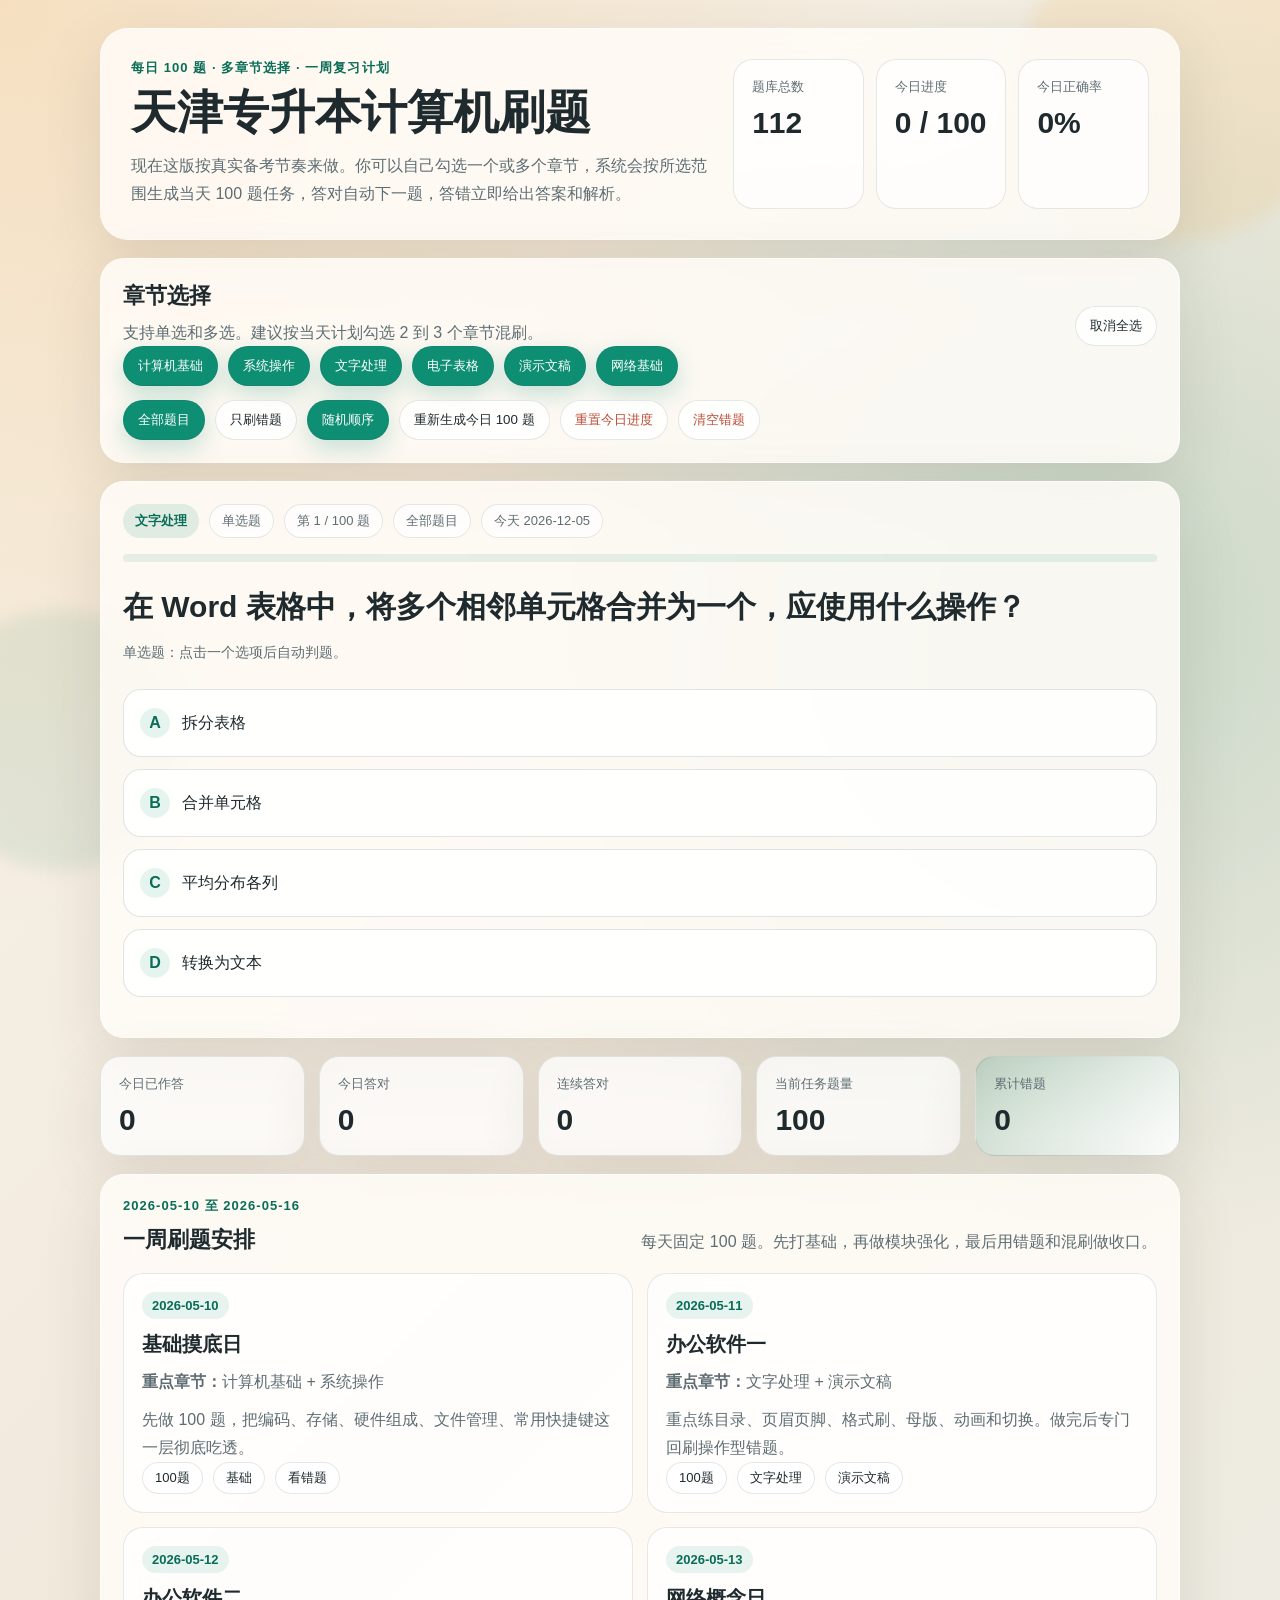
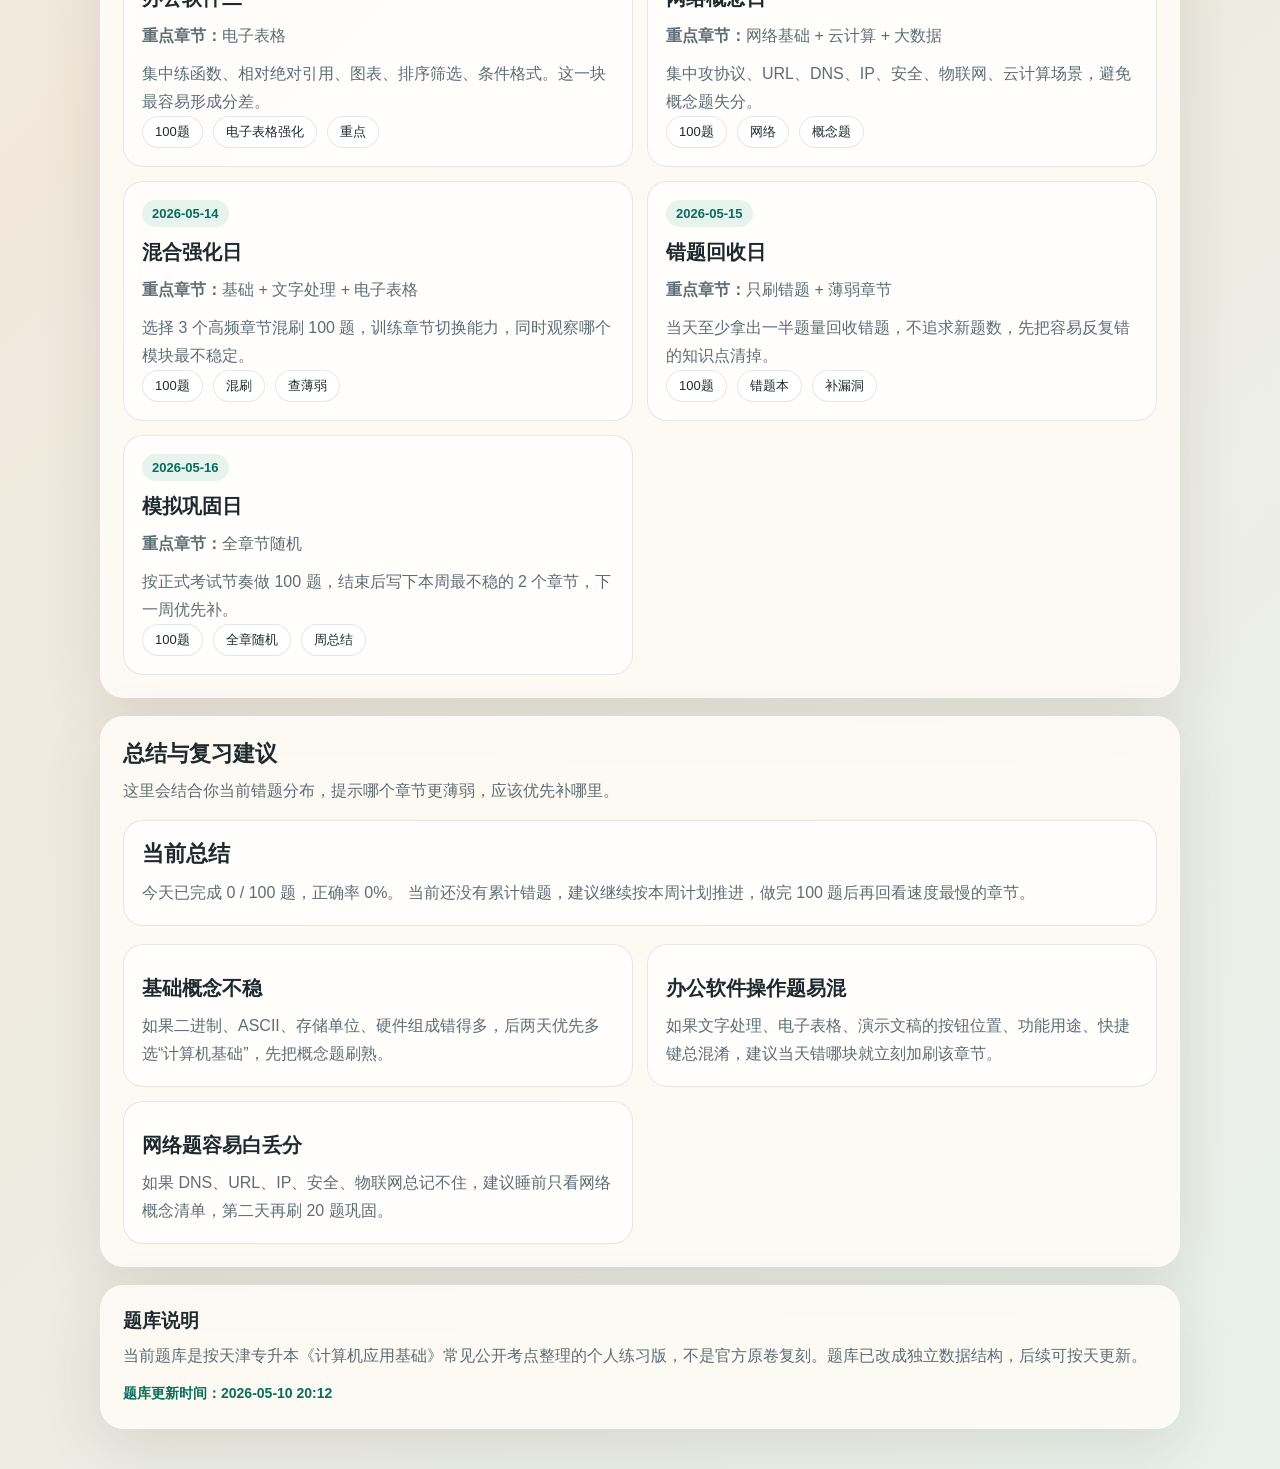
<file: 天津专升本计算机刷题/index-standalone.html>
﻿<!DOCTYPE html>
<html lang="zh-CN">
<head>
  <meta charset="UTF-8">
  <meta name="viewport" content="width=device-width, initial-scale=1.0">
  <meta name="theme-color" content="#0e8f74">
  <title>天津专升本计算机刷题</title>
  <style>:root {
  --bg: #f4efe6;
  --bg-soft: rgba(255, 255, 255, 0.72);
  --panel: rgba(255, 252, 247, 0.86);
  --text: #1f2a2e;
  --muted: #5e6d73;
  --line: rgba(49, 65, 70, 0.12);
  --accent: #0e8f74;
  --accent-dark: #0a6d58;
  --accent-soft: rgba(14, 143, 116, 0.12);
  --danger: #bc4b38;
  --danger-soft: rgba(188, 75, 56, 0.12);
  --success: #0a8f5a;
  --success-soft: rgba(10, 143, 90, 0.12);
  --shadow: 0 18px 60px rgba(67, 55, 39, 0.12);
}

* {
  box-sizing: border-box;
}

body {
  margin: 0;
  min-height: 100vh;
  font-family: "Microsoft YaHei UI", "Segoe UI", sans-serif;
  color: var(--text);
  background:
    radial-gradient(circle at top left, rgba(239, 170, 82, 0.28), transparent 28%),
    radial-gradient(circle at right 15% top 20%, rgba(14, 143, 116, 0.18), transparent 24%),
    linear-gradient(135deg, #f8f4eb 0%, #f1e8db 42%, #e9f1ec 100%);
  overflow-x: hidden;
}

.bg-shape {
  position: fixed;
  border-radius: 999px;
  filter: blur(8px);
  opacity: 0.5;
  pointer-events: none;
}

.bg-shape-a {
  width: 320px;
  height: 320px;
  background: rgba(246, 166, 35, 0.22);
  top: -80px;
  right: -60px;
}

.bg-shape-b {
  width: 260px;
  height: 260px;
  background: rgba(0, 118, 92, 0.16);
  bottom: 30px;
  left: -70px;
}

.app-shell {
  width: min(1080px, calc(100% - 32px));
  margin: 28px auto 40px;
  position: relative;
  z-index: 1;
}

.hero,
.toolbar,
.quiz-card,
.summary-card,
.weekly-plan,
.review-panel,
.source-note {
  backdrop-filter: blur(16px);
  background: var(--panel);
  border: 1px solid rgba(255, 255, 255, 0.55);
  box-shadow: var(--shadow);
}

.hero {
  display: grid;
  grid-template-columns: 1.4fr 1fr;
  gap: 20px;
  padding: 30px;
  border-radius: 28px;
}

.eyebrow {
  margin: 0 0 10px;
  color: var(--accent-dark);
  font-weight: 700;
  letter-spacing: 0.08em;
  font-size: 13px;
}

h1 {
  margin: 0;
  font-size: clamp(30px, 4vw, 46px);
  line-height: 1.1;
}

.hero-copy {
  margin: 14px 0 0;
  color: var(--muted);
  line-height: 1.8;
  max-width: 640px;
}

.hero-stats {
  display: grid;
  grid-template-columns: repeat(3, 1fr);
  gap: 12px;
  align-self: stretch;
}

.stat-card,
.summary-card,
.plan-card,
.advice-card,
.dynamic-summary {
  padding: 18px;
  border-radius: 20px;
  background: var(--bg-soft);
  border: 1px solid var(--line);
}

.stat-card span,
.summary-card span {
  display: block;
  font-size: 13px;
  color: var(--muted);
}

.stat-card strong,
.summary-card strong {
  display: block;
  margin-top: 10px;
  font-size: 30px;
}

.toolbar,
.quiz-card,
.weekly-plan,
.review-panel,
.source-note {
  margin-top: 18px;
  padding: 22px;
  border-radius: 24px;
}

.toolbar-head,
.plan-header,
.review-header {
  display: flex;
  justify-content: space-between;
  gap: 16px;
  align-items: flex-end;
}

.toolbar-head h2,
.plan-header h2,
.review-header h2 {
  margin: 0;
  font-size: 22px;
}

.toolbar-head p,
.plan-copy,
.review-header p {
  margin: 8px 0 0;
  color: var(--muted);
  line-height: 1.7;
}

.toolbar-row + .toolbar-row {
  margin-top: 14px;
}

.chip-group,
.toolbar-actions,
.plan-tag-list {
  display: flex;
  flex-wrap: wrap;
  gap: 10px;
}

.chip-btn,
.ghost-btn,
.primary-btn,
.option-btn {
  border: 0;
  cursor: pointer;
  transition: transform 160ms ease, box-shadow 160ms ease, background 160ms ease, color 160ms ease;
}

.chip-btn,
.ghost-btn {
  padding: 10px 14px;
  border-radius: 999px;
  background: rgba(255, 255, 255, 0.78);
  color: var(--text);
  border: 1px solid var(--line);
}

.chip-btn:hover,
.ghost-btn:hover,
.primary-btn:hover,
.option-btn:hover {
  transform: translateY(-1px);
}

.chip-btn.is-active,
.ghost-btn.is-active {
  background: var(--accent);
  color: #fff;
  box-shadow: 0 8px 24px rgba(14, 143, 116, 0.24);
}

.ghost-btn.danger {
  color: var(--danger);
}

.quiz-meta {
  display: flex;
  flex-wrap: wrap;
  gap: 10px;
  align-items: center;
}

.badge,
.meta-text {
  display: inline-flex;
  align-items: center;
  min-height: 34px;
  padding: 0 12px;
  border-radius: 999px;
  font-size: 13px;
}

.badge {
  background: var(--accent-soft);
  color: var(--accent-dark);
  font-weight: 700;
}

.meta-text {
  color: var(--muted);
  background: rgba(255, 255, 255, 0.74);
  border: 1px solid var(--line);
}

.progress-strip {
  height: 8px;
  margin-top: 16px;
  border-radius: 999px;
  background: rgba(14, 143, 116, 0.1);
  overflow: hidden;
}

.progress-strip-fill {
  width: 0;
  height: 100%;
  border-radius: inherit;
  background: linear-gradient(90deg, var(--accent) 0%, #0d7e84 100%);
  transition: width 180ms ease;
}

.question-text {
  margin: 22px 0 0;
  font-size: clamp(22px, 2.8vw, 30px);
  line-height: 1.5;
}

.question-hint {
  margin: 12px 0 0;
  color: var(--muted);
  font-size: 14px;
  line-height: 1.7;
}

.option-list {
  display: grid;
  gap: 12px;
  margin-top: 24px;
}

.option-btn {
  width: 100%;
  text-align: left;
  padding: 18px 18px 18px 16px;
  border-radius: 18px;
  background: rgba(255, 255, 255, 0.84);
  border: 1px solid rgba(49, 65, 70, 0.14);
  color: var(--text);
  font-size: 16px;
  line-height: 1.6;
}

.option-btn.is-selected {
  background: rgba(14, 143, 116, 0.12);
  border-color: rgba(14, 143, 116, 0.35);
  box-shadow: 0 10px 22px rgba(14, 143, 116, 0.12);
}

.option-btn.is-correct {
  background: var(--success-soft);
  border-color: rgba(10, 143, 90, 0.3);
}

.option-btn.is-wrong {
  background: var(--danger-soft);
  border-color: rgba(188, 75, 56, 0.28);
}

.option-btn.is-disabled {
  cursor: not-allowed;
  transform: none;
  opacity: 0.92;
}

.option-label {
  display: inline-flex;
  width: 30px;
  height: 30px;
  align-items: center;
  justify-content: center;
  margin-right: 12px;
  border-radius: 50%;
  background: rgba(14, 143, 116, 0.1);
  color: var(--accent-dark);
  font-weight: 700;
}

.feedback-box {
  margin-top: 18px;
  padding: 16px 18px;
  border-radius: 18px;
  line-height: 1.8;
  border: 1px solid transparent;
}

.feedback-box.success {
  color: var(--success);
  background: var(--success-soft);
  border-color: rgba(10, 143, 90, 0.2);
}

.feedback-box.error {
  color: #8b3023;
  background: var(--danger-soft);
  border-color: rgba(188, 75, 56, 0.2);
}

.quiz-footer {
  margin-top: 18px;
  display: flex;
  justify-content: flex-end;
  gap: 10px;
}

.primary-btn {
  padding: 12px 18px;
  border-radius: 14px;
  background: linear-gradient(135deg, var(--accent) 0%, #0d7e84 100%);
  color: #fff;
  box-shadow: 0 12px 24px rgba(13, 126, 132, 0.2);
}

.summary-grid {
  margin-top: 18px;
  display: grid;
  grid-template-columns: repeat(5, 1fr);
  gap: 14px;
}

.highlight-card {
  background: linear-gradient(135deg, rgba(14, 143, 116, 0.16) 0%, rgba(255, 255, 255, 0.9) 100%);
}

.plan-grid,
.review-advice {
  margin-top: 18px;
  display: grid;
  grid-template-columns: repeat(2, 1fr);
  gap: 14px;
}

.plan-date {
  display: inline-flex;
  padding: 6px 10px;
  border-radius: 999px;
  background: rgba(14, 143, 116, 0.1);
  color: var(--accent-dark);
  font-size: 13px;
  font-weight: 700;
}

.plan-card h3,
.advice-card h3 {
  margin: 12px 0 0;
  font-size: 20px;
}

.plan-card p,
.advice-card p,
.dynamic-summary p {
  margin: 10px 0 0;
  color: var(--muted);
  line-height: 1.75;
}

.plan-tag {
  display: inline-flex;
  align-items: center;
  min-height: 32px;
  padding: 0 12px;
  border-radius: 999px;
  background: rgba(255, 255, 255, 0.82);
  border: 1px solid var(--line);
  font-size: 13px;
}

.dynamic-summary {
  margin-top: 16px;
}

.dynamic-summary strong {
  font-size: 22px;
}

.source-note h3 {
  margin: 0 0 8px;
}

.source-note p {
  margin: 0;
  color: var(--muted);
  line-height: 1.8;
}

.update-meta {
  margin-top: 10px !important;
  font-size: 14px;
  color: var(--accent-dark) !important;
  font-weight: 700;
}

.empty-state {
  padding: 40px 10px 20px;
  text-align: center;
}

.empty-state h2 {
  margin: 0 0 10px;
}

.empty-state p {
  margin: 0;
  color: var(--muted);
}

.hidden {
  display: none !important;
}

@media (max-width: 880px) {
  .hero,
  .plan-grid,
  .review-advice {
    grid-template-columns: 1fr;
  }

  .summary-grid {
    grid-template-columns: repeat(2, 1fr);
  }
}

@media (max-width: 560px) {
  .app-shell {
    width: min(100% - 20px, 1000px);
    margin-top: 10px;
  }

  .hero,
  .toolbar,
  .quiz-card,
  .weekly-plan,
  .review-panel,
  .source-note {
    padding: 18px;
    border-radius: 22px;
  }

  .hero-stats,
  .summary-grid {
    grid-template-columns: 1fr;
  }

  .toolbar-head,
  .plan-header,
  .review-header {
    align-items: flex-start;
    flex-direction: column;
  }

  .question-text {
    font-size: 22px;
  }

  .option-btn {
    padding: 16px 14px;
    min-height: 68px;
    font-size: 17px;
  }

  .chip-btn,
  .ghost-btn,
  .primary-btn {
    min-height: 46px;
  }

  .quiz-footer {
    position: sticky;
    bottom: 8px;
    padding-top: 8px;
    background: linear-gradient(180deg, rgba(255, 252, 247, 0) 0%, rgba(255, 252, 247, 0.96) 38%);
  }
}
</style>
</head>
<body>
  <div class="bg-shape bg-shape-a"></div>
  <div class="bg-shape bg-shape-b"></div>

  <main class="app-shell">
    <section class="hero">
      <div>
        <p class="eyebrow">每日 100 题 · 多章节选择 · 一周复习计划</p>
        <h1>天津专升本计算机刷题</h1>
        <p class="hero-copy">
          现在这版按真实备考节奏来做。你可以自己勾选一个或多个章节，系统会按所选范围生成当天 100 题任务，答对自动下一题，答错立即给出答案和解析。
        </p>
      </div>
      <div class="hero-stats">
        <div class="stat-card">
          <span>题库总数</span>
          <strong id="totalCount">0</strong>
        </div>
        <div class="stat-card">
          <span>今日进度</span>
          <strong id="dailyProgressHero">0 / 100</strong>
        </div>
        <div class="stat-card">
          <span>今日正确率</span>
          <strong id="accuracyRate">0%</strong>
        </div>
      </div>
    </section>

    <section class="toolbar">
      <div class="toolbar-head">
        <div>
          <h2>章节选择</h2>
          <p>支持单选和多选。建议按当天计划勾选 2 到 3 个章节混刷。</p>
        </div>
        <button id="toggleAllCategoriesBtn" class="ghost-btn" type="button">全选章节</button>
      </div>
      <div class="toolbar-row">
        <div class="chip-group" id="categoryFilters"></div>
      </div>
      <div class="toolbar-row toolbar-actions">
        <button id="normalModeBtn" class="ghost-btn is-active" type="button">全部题目</button>
        <button id="wrongModeBtn" class="ghost-btn" type="button">只刷错题</button>
        <button id="shuffleBtn" class="ghost-btn is-active" type="button">随机顺序</button>
        <button id="regenerateBtn" class="ghost-btn" type="button">重新生成今日 100 题</button>
        <button id="resetTodayBtn" class="ghost-btn danger" type="button">重置今日进度</button>
        <button id="clearWrongBtn" class="ghost-btn danger" type="button">清空错题</button>
      </div>
    </section>

    <section class="quiz-card">
      <div class="quiz-meta">
        <span id="questionCategory" class="badge">章节</span>
        <span id="questionType" class="meta-text">单选题</span>
        <span id="questionProgress" class="meta-text">第 1 / 100 题</span>
        <span id="questionMode" class="meta-text">全部题目</span>
        <span id="todayDateText" class="meta-text">今天</span>
      </div>
      <div class="progress-strip">
        <div class="progress-strip-fill" id="mobileProgressFill"></div>
      </div>

      <div id="emptyState" class="empty-state hidden">
        <h2>当前没有可刷的题目</h2>
        <p>如果你在只刷错题模式下还没有错题，可以切回全部题目或重新勾选章节。</p>
      </div>

      <div id="questionPanel">
        <h2 id="questionText" class="question-text"></h2>
        <p id="questionHint" class="question-hint">单选题：点击一个选项后自动判题。</p>
        <div id="optionList" class="option-list"></div>
        <div id="feedbackBox" class="feedback-box hidden"></div>
        <div class="quiz-footer">
          <button id="submitBtn" class="ghost-btn hidden" type="button">提交答案</button>
          <button id="nextBtn" class="primary-btn hidden" type="button">下一题</button>
        </div>
      </div>
    </section>

    <section class="summary-grid">
      <article class="summary-card">
        <span>今日已作答</span>
        <strong id="answeredCount">0</strong>
      </article>
      <article class="summary-card">
        <span>今日答对</span>
        <strong id="correctCount">0</strong>
      </article>
      <article class="summary-card">
        <span>连续答对</span>
        <strong id="streakCount">0</strong>
      </article>
      <article class="summary-card">
        <span>当前任务题量</span>
        <strong id="filteredCount">0</strong>
      </article>
      <article class="summary-card highlight-card">
        <span>累计错题</span>
        <strong id="wrongCount">0</strong>
      </article>
    </section>

    <section class="weekly-plan">
      <div class="plan-header">
        <div>
          <p class="eyebrow">2026-05-10 至 2026-05-16</p>
          <h2>一周刷题安排</h2>
        </div>
        <p class="plan-copy">每天固定 100 题。先打基础，再做模块强化，最后用错题和混刷做收口。</p>
      </div>
      <div id="weeklyPlanGrid" class="plan-grid"></div>
    </section>

    <section class="review-panel">
      <div class="review-header">
        <div>
          <h2>总结与复习建议</h2>
          <p>这里会结合你当前错题分布，提示哪个章节更薄弱，应该优先补哪里。</p>
        </div>
      </div>
      <div id="dynamicSummary" class="dynamic-summary"></div>
      <div id="reviewAdvice" class="review-advice"></div>
    </section>

    <section class="source-note">
      <h3>题库说明</h3>
      <p>
        当前题库是按天津专升本《计算机应用基础》常见公开考点整理的个人练习版，不是官方原卷复刻。题库已改成独立数据结构，后续可按天更新。
      </p>
      <p id="questionUpdateMeta" class="update-meta">题库更新时间：加载中</p>
    </section>
  </main>

  <script>window.questionData = { updatedAt: "2026-05-10 20:12", questions: [
  {
    id: 1,
    category: "计算机基础",
    question: "在计算机应用场景中，交通摄像头自动识别车牌通常归入哪一类技术？",
    options: ["过程控制", "人工智能", "计算机辅助设计", "数字媒体"],
    answer: 1,
    explanation: "车牌识别依赖图像识别与模式识别能力，属于人工智能的典型应用。"
  },
  {
    id: 2,
    category: "计算机基础",
    question: "大数据技术最核心的价值通常体现在哪个环节？",
    options: ["数据采集", "数据存储", "数据清洗", "数据分析"],
    answer: 3,
    explanation: "大数据的真正价值不只是存数据，而是通过分析挖掘规律并支持决策。"
  },
  {
    id: 3,
    category: "计算机基础",
    question: "下列关于 ASCII 码的说法，正确的是哪一项？",
    options: ["ASCII 码表包含中文顿号“、”", "ASCII 码表不包含中文顿号“、”", "ASCII 中每个字符都用 2 个字节表示", "字母 A 与 a 的 ASCII 码值相同"],
    answer: 1,
    explanation: "ASCII 主要面向英文字符和基础符号，不包含中文顿号；A 和 a 的码值也不同。"
  },
  {
    id: 4,
    category: "计算机基础",
    question: "八进制数 2345 中，最高位数字 2 的位权是？",
    options: ["2", "8^2", "8^3", "8^4"],
    answer: 2,
    explanation: "八进制从右向左的位权依次是 8^0、8^1、8^2、8^3，所以最左侧位权是 8^3。"
  },
  {
    id: 5,
    category: "计算机基础",
    question: "通常情况下，固态硬盘和机械硬盘相比，最明显的优势是？",
    options: ["噪声更大", "读写速度更快", "功耗一定更高", "容量一定更大"],
    answer: 1,
    explanation: "固态硬盘没有机械寻道过程，随机访问和整体读写速度通常都更快。"
  },
  {
    id: 6,
    category: "计算机基础",
    question: "运算器属于以下哪个部件的组成部分？",
    options: ["随机存储器", "控制器", "中央处理器", "输入设备"],
    answer: 2,
    explanation: "中央处理器通常由运算器和控制器等部分组成。"
  },
  {
    id: 7,
    category: "计算机基础",
    question: "计算机内部执行的机器指令本质上采用什么形式表示？",
    options: ["二进制", "十进制", "八进制", "十六进制"],
    answer: 0,
    explanation: "底层硬件只能稳定识别高低电平，因此机器指令最终以二进制表示。"
  },
  {
    id: 8,
    category: "计算机基础",
    question: "扫描仪属于哪一类设备？",
    options: ["输入设备", "输出设备", "存储设备", "通信设备"],
    answer: 0,
    explanation: "扫描仪把纸面信息采集进计算机，因此属于输入设备。"
  },
  {
    id: 9,
    category: "计算机基础",
    question: "下列容量换算正确的是哪一项？",
    options: ["1 GB = 1000 MB", "1 GB = 1024 MB", "1 MB = 1024 GB", "1 KB = 1000 Byte"],
    answer: 1,
    explanation: "常见计算机基础题中按二进制容量换算，1 GB = 1024 MB。"
  },
  {
    id: 10,
    category: "计算机基础",
    question: "断电后其中数据会立即丢失的存储器通常是？",
    options: ["硬盘", "U 盘", "RAM", "光盘"],
    answer: 2,
    explanation: "RAM 是易失性存储器，断电后内容不能保留。"
  },
  {
    id: 11,
    category: "计算机基础",
    question: "下列软件中，通常属于系统软件的是？",
    options: ["Windows 10", "WPS 文字", "Photoshop", "QQ"],
    answer: 0,
    explanation: "操作系统属于系统软件，其余选项都是应用软件。"
  },
  {
    id: 12,
    category: "计算机基础",
    question: "用户通过浏览器在线使用网盘或在线文档，最符合哪种技术应用场景？",
    options: ["云计算", "汇编语言", "总线技术", "磁带备份"],
    answer: 0,
    explanation: "在线文档和网盘依托远程服务器与网络资源，属于云计算的典型应用。"
  },
  {
    id: 13,
    category: "Windows",
    question: "在 Windows 中，选中文件后按哪个键最常用于重命名？",
    options: ["F1", "F2", "F5", "Esc"],
    answer: 1,
    explanation: "F2 是 Windows 中常用的重命名快捷键。"
  },
  {
    id: 14,
    category: "Windows",
    question: "在 Windows 中想直接删除文件而不先放入回收站，常用的快捷键是？",
    options: ["Ctrl + Del", "Alt + Del", "Shift + Del", "Ctrl + Shift + X"],
    answer: 2,
    explanation: "Shift + Del 通常表示永久删除，跳过回收站。"
  },
  {
    id: 15,
    category: "Windows",
    question: "在多个打开的窗口之间快速切换，最常用的组合键是？",
    options: ["Alt + Tab", "Ctrl + A", "Ctrl + S", "Win + R"],
    answer: 0,
    explanation: "Alt + Tab 用于在当前打开的窗口之间切换。"
  },
  {
    id: 16,
    category: "Windows",
    question: "文件名中的扩展名最主要用于表示什么？",
    options: ["文件创建日期", "文件大小", "文件类型", "文件作者"],
    answer: 2,
    explanation: "扩展名通常用于标识文件类型，并帮助系统判断默认打开方式。"
  },
  {
    id: 17,
    category: "Windows",
    question: "Windows 中的剪贴板主要用于暂时存放什么内容？",
    options: ["正在运行的程序", "复制或剪切的数据", "系统日志", "磁盘分区信息"],
    answer: 1,
    explanation: "复制和剪切后的内容会先进入剪贴板，等待粘贴。"
  },
  {
    id: 18,
    category: "Windows",
    question: "想在资源管理器中显示隐藏文件，通常需要调整哪一类设置？",
    options: ["查看设置", "电源设置", "打印设置", "时间设置"],
    answer: 0,
    explanation: "显示或隐藏文件通常位于资源管理器的查看相关设置中。"
  },
  {
    id: 19,
    category: "Windows",
    question: "路径 C:\\Users\\Tom\\test.txt 中，根目录所在的驱动器是？",
    options: ["Users", "Tom", "test.txt", "C:"],
    answer: 3,
    explanation: "该路径从 C: 盘开始，因此根目录所在驱动器是 C:。"
  },
  {
    id: 20,
    category: "Windows",
    question: "给程序创建桌面快捷方式后，原程序会发生什么？",
    options: ["被移动到桌面", "被删除", "不受影响", "自动压缩"],
    answer: 2,
    explanation: "快捷方式只是指向原对象的链接，不会改变原程序本身。"
  },
  {
    id: 21,
    category: "Windows",
    question: "任务栏最核心的作用之一是？",
    options: ["管理 BIOS 参数", "显示并切换打开的程序", "编译源代码", "测试网速"],
    answer: 1,
    explanation: "任务栏用于启动、显示和切换程序，是桌面操作的核心区域之一。"
  },
  {
    id: 22,
    category: "Windows",
    question: "窗口右上角的“最大化”按钮通常用于？",
    options: ["关闭程序", "隐藏程序到后台", "将窗口扩展到屏幕可用范围", "删除当前文件"],
    answer: 2,
    explanation: "最大化按钮会让窗口尽可能占满屏幕工作区。"
  },
  {
    id: 23,
    category: "Word",
    question: "在 Word 中，要快速全选文档内容，最常用的组合键是？",
    options: ["Ctrl + A", "Ctrl + Z", "Ctrl + P", "Ctrl + L"],
    answer: 0,
    explanation: "Ctrl + A 是常见的全选快捷键。"
  },
  {
    id: 24,
    category: "Word",
    question: "在 Word 中插入页码，通常应优先使用哪个选项卡？",
    options: ["开始", "插入", "审阅", "视图"],
    answer: 1,
    explanation: "页码属于插入类对象，通常在“插入”选项卡中完成。"
  },
  {
    id: 25,
    category: "Word",
    question: "格式刷的主要作用是？",
    options: ["复制文本内容", "复制格式设置", "删除重复字符", "统计字数"],
    answer: 1,
    explanation: "格式刷用于复制字符、段落等格式，而不是复制具体文字内容。"
  },
  {
    id: 26,
    category: "Word",
    question: "如果要把段落设置成 1.5 倍行距，应调整哪类格式？",
    options: ["字符格式", "段落格式", "页面边距", "页眉页脚"],
    answer: 1,
    explanation: "行距属于段落层面的版式设置。"
  },
  {
    id: 27,
    category: "Word",
    question: "在 Word 表格中，将多个相邻单元格合并为一个，应使用什么操作？",
    options: ["拆分表格", "合并单元格", "平均分布各列", "转换为文本"],
    answer: 1,
    explanation: "题目描述的就是“合并单元格”功能。"
  },
  {
    id: 28,
    category: "Word",
    question: "同一文档中如果需要前后页面使用不同页眉页脚，通常要借助什么功能？",
    options: ["分节", "拼写检查", "打印预览", "字数统计"],
    answer: 0,
    explanation: "不同节可以设置不同的页眉、页脚和页码格式。"
  },
  {
    id: 29,
    category: "Word",
    question: "在 Word 中插入艺术字、文本框、图片等内容，它们都属于哪一类元素？",
    options: ["样式", "批注", "对象", "脚注"],
    answer: 2,
    explanation: "图片、形状、艺术字、文本框等在 Word 中都属于对象。"
  },
  {
    id: 30,
    category: "Word",
    question: "如果想把 Word 文档另存为 PDF，通常应使用哪种方式？",
    options: ["文件另存为或导出", "开始菜单中的剪切", "审阅中的修订", "视图中的大纲"],
    answer: 0,
    explanation: "导出或另存为 PDF 是最常见的做法。"
  },
  {
    id: 31,
    category: "Word",
    question: "页脚默认显示在页面的哪个区域？",
    options: ["页面顶部", "页面底部", "左侧页边距外", "正文任意位置"],
    answer: 1,
    explanation: "页脚位于页面底部区域，常用于页码或说明信息。"
  },
  {
    id: 32,
    category: "Word",
    question: "在 Word 中把文中的“天津”统一替换成“天津市”，应优先使用什么功能？",
    options: ["查找和替换", "格式刷", "目录生成", "字数统计"],
    answer: 0,
    explanation: "批量替换文本时应使用“查找和替换”功能。"
  },
  {
    id: 33,
    category: "Excel",
    question: "在 Excel 中输入公式时，通常应先输入哪个符号？",
    options: ["#", "=", "&", "@"],
    answer: 1,
    explanation: "Excel 公式一般以等号开头。"
  },
  {
    id: 34,
    category: "Excel",
    question: "下列哪个单元格引用属于绝对引用？",
    options: ["A1", "$A$1", "A$1:B1", "Sheet1!A1"],
    answer: 1,
    explanation: "行和列前都带 $ 的形式是绝对引用。"
  },
  {
    id: 35,
    category: "Excel",
    question: "要求和一组数值相加，最常用的函数是？",
    options: ["SUM", "MAX", "IF", "RANK"],
    answer: 0,
    explanation: "SUM 是求和函数。"
  },
  {
    id: 36,
    category: "Excel",
    question: "计算一组成绩的平均值，最常用的函数是？",
    options: ["COUNT", "ROUND", "AVERAGE", "LEFT"],
    answer: 2,
    explanation: "AVERAGE 用于求平均数。"
  },
  {
    id: 37,
    category: "Excel",
    question: "拖动单元格右下角的填充柄，最常用于实现什么操作？",
    options: ["自动填充数据或公式", "锁定工作表", "插入批注", "分列"],
    answer: 0,
    explanation: "填充柄可快速复制公式、序列和规律数据。"
  },
  {
    id: 38,
    category: "Excel",
    question: "对数据区域进行排序后，会发生什么？",
    options: ["仅改变显示颜色", "仅改变单元格格式", "按指定关键字重新排列顺序", "自动删除重复项"],
    answer: 2,
    explanation: "排序的本质是根据关键字段重新排列记录顺序。"
  },
  {
    id: 39,
    category: "Excel",
    question: "筛选功能的核心作用是？",
    options: ["删除不符合条件的数据", "仅显示符合条件的数据", "把数据转成图表", "锁定公式不被修改"],
    answer: 1,
    explanation: "筛选只是暂时隐藏不满足条件的记录，并不会直接删除。"
  },
  {
    id: 40,
    category: "Excel",
    question: "如果要表示各部分占总体的比例关系，通常优先选择哪种图表？",
    options: ["饼图", "散点图", "雷达图", "股票图"],
    answer: 0,
    explanation: "饼图常用于展示组成结构和占比。"
  },
  {
    id: 41,
    category: "Excel",
    question: "COUNT 函数的主要作用是？",
    options: ["统计文本单元格数量", "统计数值型单元格数量", "计算总和", "寻找最大值"],
    answer: 1,
    explanation: "COUNT 主要统计包含数字的单元格个数。"
  },
  {
    id: 42,
    category: "Excel",
    question: "根据条件返回不同结果时，最常用的函数是？",
    options: ["IF", "SUM", "NOW", "MID"],
    answer: 0,
    explanation: "IF 是最典型的条件判断函数。"
  },
  {
    id: 43,
    category: "Excel",
    question: "为了在滚动表格时始终看到表头，最合适的功能是？",
    options: ["分类汇总", "冻结窗格", "模拟分析", "合并计算"],
    answer: 1,
    explanation: "冻结窗格可以让顶部行或左侧列在滚动时保持可见。"
  },
  {
    id: 44,
    category: "Excel",
    question: "制作表格标题时，若希望标题跨多列并居中，最常用的命令是？",
    options: ["自动换行", "合并后居中", "条件格式", "数据验证"],
    answer: 1,
    explanation: "“合并后居中”是表格标题常见处理方式。"
  },
  {
    id: 45,
    category: "Excel",
    question: "如果公式中的引用是相对引用，把公式复制到其他单元格后会怎样？",
    options: ["引用地址会随位置自动调整", "引用始终不变", "公式会自动转成文本", "原单元格内容会被删除"],
    answer: 0,
    explanation: "相对引用会根据复制方向和距离自动变化。"
  },
  {
    id: 46,
    category: "Excel",
    question: "希望成绩低于 60 分的单元格自动变红，最适合使用哪项功能？",
    options: ["条件格式", "分类汇总", "拆分窗口", "工作表保护"],
    answer: 0,
    explanation: "条件格式可以按规则自动高亮满足条件的数据。"
  },
  {
    id: 47,
    category: "PowerPoint",
    question: "在 PowerPoint 中，从第一张幻灯片开始放映，常用快捷键是？",
    options: ["F5", "F7", "Ctrl + F5", "Shift + F5"],
    answer: 0,
    explanation: "F5 用于从头开始放映。"
  },
  {
    id: 48,
    category: "PowerPoint",
    question: "如果想从当前选中的幻灯片开始放映，常用快捷键是？",
    options: ["Alt + F5", "Shift + F5", "Ctrl + Shift + S", "F1"],
    answer: 1,
    explanation: "Shift + F5 会从当前页开始放映。"
  },
  {
    id: 49,
    category: "PowerPoint",
    question: "若要统一多张幻灯片的版式、字体和页眉样式，最应优先调整什么？",
    options: ["动画窗格", "幻灯片母版", "备注页", "状态栏"],
    answer: 1,
    explanation: "母版用于统一控制整套演示文稿的公共样式。"
  },
  {
    id: 50,
    category: "PowerPoint",
    question: "两张幻灯片之间切换时出现的视觉效果称为？",
    options: ["动画", "切换", "版式", "配色方案"],
    answer: 1,
    explanation: "切换是幻灯片与幻灯片之间的过渡效果，动画是对象级效果。"
  },
  {
    id: 51,
    category: "PowerPoint",
    question: "让某一张幻灯片中的图片飞入屏幕，这种效果属于？",
    options: ["主题", "切换", "动画", "批注"],
    answer: 2,
    explanation: "对象进入、强调、退出等效果都属于动画。"
  },
  {
    id: 52,
    category: "PowerPoint",
    question: "在演示文稿中点击文字后跳转到另一张幻灯片，主要依靠什么功能？",
    options: ["超链接", "自动更正", "拼写检查", "隐藏幻灯片"],
    answer: 0,
    explanation: "超链接可以跳转到网页、文件或指定幻灯片。"
  },
  {
    id: 53,
    category: "PowerPoint",
    question: "选中一张幻灯片后使用 Ctrl + D，常见效果是？",
    options: ["删除幻灯片", "复制当前幻灯片", "开始放映", "保存文件"],
    answer: 1,
    explanation: "Ctrl + D 在 Office 中常用于复制对象或当前选中的幻灯片。"
  },
  {
    id: 54,
    category: "PowerPoint",
    question: "PowerPoint 2019 演示文稿默认扩展名通常是？",
    options: [".docx", ".xlsx", ".pptx", ".txt"],
    answer: 2,
    explanation: "PowerPoint 演示文稿默认保存为 .pptx。"
  },
  {
    id: 55,
    category: "PowerPoint",
    question: "主题在 PowerPoint 中主要用于统一什么内容？",
    options: ["硬盘分区", "颜色、字体和整体视觉风格", "打印机驱动", "网络连接方式"],
    answer: 1,
    explanation: "主题会统一整套幻灯片的配色、字体和视觉风格。"
  },
  {
    id: 56,
    category: "网络基础",
    question: "URL 的中文含义通常是？",
    options: ["统一资源定位符", "超文本标记语言", "动态主机配置协议", "域名解析系统"],
    answer: 0,
    explanation: "URL 即 Uniform Resource Locator，中文常译为统一资源定位符。"
  },
  {
    id: 57,
    category: "网络基础",
    question: "DNS 的核心作用是？",
    options: ["加密网页数据", "把域名解析为 IP 地址", "发送电子邮件", "压缩图片文件"],
    answer: 1,
    explanation: "DNS 负责完成域名和 IP 地址之间的解析。"
  },
  {
    id: 58,
    category: "网络基础",
    question: "下列哪一项最符合局域网的特点？",
    options: ["覆盖范围通常较小", "一定跨多个国家", "只能使用无线连接", "无法共享打印机"],
    answer: 0,
    explanation: "局域网通常覆盖教室、办公室、校园或家庭等较小范围。"
  },
  {
    id: 59,
    category: "网络基础",
    question: "与 HTTP 相比，HTTPS 的主要优势在于？",
    options: ["页面一定更短", "数据传输更安全", "不需要服务器", "只能访问图片"],
    answer: 1,
    explanation: "HTTPS 在 HTTP 基础上增加了加密与身份验证机制。"
  },
  {
    id: 60,
    category: "网络基础",
    question: "电子邮件地址的标准结构通常是？",
    options: ["用户名#域名", "域名@用户名", "用户名@域名", "用户名.域名"],
    answer: 2,
    explanation: "常见电子邮件地址格式是“用户名@域名”。"
  },
  {
    id: 61,
    category: "网络基础",
    question: "FTP 服务最主要用于？",
    options: ["网页排版", "文件传输", "图像识别", "系统重装"],
    answer: 1,
    explanation: "FTP 即文件传输协议，主要用于网络文件上传和下载。"
  },
  {
    id: 62,
    category: "网络基础",
    question: "路由器在网络中的典型作用是？",
    options: ["连接不同网络并转发数据", "只负责打印", "只负责播放音频", "把文本转成图片"],
    answer: 0,
    explanation: "路由器负责在不同网络之间选择路径并转发数据包。"
  },
  {
    id: 63,
    category: "网络基础",
    question: "下列哪种做法最可能属于网络钓鱼攻击？",
    options: ["系统自动备份文件", "通过伪造邮件诱导输入账号密码", "给文档设置页码", "在表格里排序数据"],
    answer: 1,
    explanation: "网络钓鱼常通过假网站或假邮件骗取账号、密码和验证码。"
  },
  {
    id: 64,
    category: "网络基础",
    question: "防火墙的主要功能之一是？",
    options: ["管理网络访问规则", "把 Word 转成 Excel", "增加显示亮度", "加快机械硬盘转速"],
    answer: 0,
    explanation: "防火墙用于监控和控制网络访问，阻止不安全连接。"
  },
  {
    id: 65,
    category: "网络基础",
    question: "下列哪一项通常被认为是 5G 技术的典型特点？",
    options: ["高时延低速率", "低时延高带宽", "只能在室内使用", "完全不需要基站"],
    answer: 1,
    explanation: "5G 的代表性优势包括更高带宽和更低时延。"
  },
  {
    id: 66,
    category: "网络基础",
    question: "物联网的核心思想更接近下列哪一项？",
    options: ["让物理设备接入网络并互联", "只让电脑离线运行", "只研究网页颜色", "只处理纸质文档"],
    answer: 0,
    explanation: "物联网强调传感器、设备、平台之间的网络连接与数据交互。"
  },
  {
    id: 67,
    category: "网络基础",
    question: "IPv4 地址通常由多少位二进制组成？",
    options: ["16 位", "32 位", "64 位", "128 位"],
    answer: 1,
    explanation: "IPv4 地址长度是 32 位，通常写成 4 段十进制数字。"
  },
  {
    id: 68,
    category: "网络基础",
    question: "HTML 主要用于描述网页的什么内容？",
    options: ["结构", "网速", "病毒种类", "磁盘容量"],
    answer: 0,
    explanation: "HTML 负责网页结构与内容标记，不负责网络速度。"
  },
  {
    id: 69,
    category: "网络基础",
    question: "WWW 服务本质上对应的是互联网中的哪类应用？",
    options: ["网页浏览服务", "文件杀毒服务", "硬盘格式化服务", "显卡驱动更新服务"],
    answer: 0,
    explanation: "WWW 即万维网，对应通过浏览器访问网页的服务。"
  },
  {
    id: 70,
    category: "网络基础",
    question: "在搜索引擎中用英文双引号包住关键词，常见作用是？",
    options: ["执行病毒扫描", "进行精确匹配搜索", "自动翻译整页", "删除浏览记录"],
    answer: 1,
    explanation: "双引号通常表示按完整短语进行精确匹配。"
  },
  {
    id: 71,
    category: "计算机基础",
    question: "下列关于程序设计语言的说法，较为正确的是？",
    options: ["机器语言最接近自然语言", "高级语言更便于人编写和维护", "汇编语言与硬件完全无关", "所有语言都不能编译执行"],
    answer: 1,
    explanation: "高级语言更接近人的思维，开发和维护效率更高。"
  },
  {
    id: 72,
    category: "Excel",
    question: "若想限制某单元格只能输入 1 到 100 之间的整数，应优先使用什么功能？",
    options: ["数据验证", "分类汇总", "模拟运算表", "拼写检查"],
    answer: 0,
    explanation: "数据验证可对输入类型和范围进行限制。"
  },
  {
    id: 73,
    category: "计算机基础",
    question: "微型计算机中常说的“主机”一般不包括下列哪一项？",
    options: ["CPU", "内存", "主板", "键盘"],
    answer: 3,
    explanation: "主机通常由 CPU、内存、主板等组成，键盘属于外部输入设备。"
  },
  {
    id: 74,
    category: "计算机基础",
    question: "十六进制数中，字母 A 通常表示十进制的几？",
    options: ["9", "10", "11", "12"],
    answer: 1,
    explanation: "十六进制从 0 到 F，其中 A 对应十进制 10。"
  },
  {
    id: 75,
    category: "计算机基础",
    question: "下列设备中，既可作为输入设备又可作为输出设备的是？",
    options: ["显示器", "键盘", "触摸屏", "音箱"],
    answer: 2,
    explanation: "触摸屏既能显示内容，也能接收用户触摸输入。"
  },
  {
    id: 76,
    category: "计算机基础",
    question: "操作系统管理计算机资源时，不包括下列哪一项主要对象？",
    options: ["处理器", "内存", "外部设备", "试卷答案"],
    answer: 3,
    explanation: "操作系统主要管理硬件和文件等资源，不会管理“试卷答案”这种考试语义对象。"
  },
  {
    id: 77,
    category: "Windows",
    question: "在 Windows 中，刷新当前窗口显示内容最常用的快捷键是？",
    options: ["F2", "F5", "F8", "Tab"],
    answer: 1,
    explanation: "F5 是刷新当前窗口或页面的常用快捷键。"
  },
  {
    id: 78,
    category: "Windows",
    question: "Windows 的“回收站”主要用于？",
    options: ["长期备份所有文件", "临时保存被删除的文件", "压缩视频文件", "加密磁盘分区"],
    answer: 1,
    explanation: "普通删除后的文件通常先进入回收站，便于恢复。"
  },
  {
    id: 79,
    category: "Windows",
    question: "想快速打开“运行”对话框，常用快捷键是？",
    options: ["Win + R", "Win + E", "Ctrl + R", "Alt + R"],
    answer: 0,
    explanation: "Win + R 用于快速打开“运行”窗口。"
  },
  {
    id: 80,
    category: "Windows",
    question: "资源管理器中复制文件后，要在另一位置粘贴，最常用的组合键是？",
    options: ["Ctrl + V", "Ctrl + X", "Ctrl + N", "Ctrl + W"],
    answer: 0,
    explanation: "复制后用 Ctrl + V 执行粘贴。"
  },
  {
    id: 81,
    category: "Word",
    question: "在 Word 中，Ctrl + Z 的常见作用是？",
    options: ["复制", "撤销上一步操作", "另存为", "打开打印"],
    answer: 1,
    explanation: "Ctrl + Z 用于撤销最近一次操作。"
  },
  {
    id: 82,
    category: "Word",
    question: "若要设置纸张方向为横向，应优先在什么位置进行调整？",
    options: ["页面布局", "开始", "引用", "邮件"],
    answer: 0,
    explanation: "纸张方向属于页面设置内容，一般在“页面布局”或“布局”中调整。"
  },
  {
    id: 83,
    category: "Word",
    question: "为文档中的一级、二级标题自动生成目录，前提通常是先正确使用什么？",
    options: ["字体颜色", "标题样式", "文本框", "页码格式"],
    answer: 1,
    explanation: "自动目录依赖规范的标题样式层级。"
  },
  {
    id: 84,
    category: "Word",
    question: "在 Word 中插入脚注，常用于补充什么内容？",
    options: ["页面背景色", "文后说明或引用信息", "打印机型号", "窗口大小"],
    answer: 1,
    explanation: "脚注通常用于对正文内容进行补充说明、注释或引用。"
  },
  {
    id: 85,
    category: "Excel",
    question: "Excel 中函数 MAX 的作用是？",
    options: ["求平均值", "求最小值", "求最大值", "统计个数"],
    answer: 2,
    explanation: "MAX 用于返回一组数据中的最大值。"
  },
  {
    id: 86,
    category: "Excel",
    question: "在 Excel 中，单元格显示为“####”最常见的原因是？",
    options: ["公式一定写错了", "列宽不足", "工作表被删除", "文件已损坏"],
    answer: 1,
    explanation: "最常见原因是列宽不够，导致内容无法正常显示。"
  },
  {
    id: 87,
    category: "Excel",
    question: "将公式 =A1+B1 向下复制一行后，通常会变成什么？",
    options: ["=A1+B1", "=$A$1+$B$1", "=A2+B2", "=B1+C1"],
    answer: 2,
    explanation: "相对引用向下复制一行时，行号会相应加 1。"
  },
  {
    id: 88,
    category: "Excel",
    question: "若希望把数值保留两位小数显示，最直接的做法通常是？",
    options: ["修改单元格数字格式", "删除原数据", "冻结首行", "插入批注"],
    answer: 0,
    explanation: "显示小数位数通常通过设置数字格式完成。"
  },
  {
    id: 89,
    category: "PowerPoint",
    question: "在 PowerPoint 中插入一张新幻灯片，最常用的快捷键是？",
    options: ["Ctrl + M", "Ctrl + K", "Ctrl + Enter", "Alt + M"],
    answer: 0,
    explanation: "Ctrl + M 是插入新幻灯片的常用快捷键。"
  },
  {
    id: 90,
    category: "PowerPoint",
    question: "如果演示文稿中某页暂时不想播放，但又不想删除，较合适的做法是？",
    options: ["隐藏该幻灯片", "清空备注", "关闭母版", "转换成图片"],
    answer: 0,
    explanation: "隐藏幻灯片后默认放映时不会显示，但内容仍保留。"
  },
  {
    id: 91,
    category: "PowerPoint",
    question: "备注页最适合用来存放什么内容？",
    options: ["演讲提示信息", "系统驱动文件", "Excel 公式", "磁盘分区表"],
    answer: 0,
    explanation: "备注页常用于写讲解提纲和提示语，方便演示者使用。"
  },
  {
    id: 92,
    category: "PowerPoint",
    question: "如果想把多媒体素材嵌入演示文稿增强展示效果，最常见的对象是？",
    options: ["音频或视频", "内存条", "驱动程序", "防火墙规则"],
    answer: 0,
    explanation: "PowerPoint 常插入音频、视频等多媒体对象增强表达。"
  },
  {
    id: 93,
    category: "网络基础",
    question: "浏览器访问网页时，最常见使用的协议是？",
    options: ["HTTP 或 HTTPS", "FTP", "SMTP", "POP3"],
    answer: 0,
    explanation: "网页浏览主要依赖 HTTP 或更安全的 HTTPS。"
  },
  {
    id: 94,
    category: "网络基础",
    question: "下列哪一项更有利于保护账号安全？",
    options: ["多个网站使用同一简单密码", "密码只包含生日", "开启双重验证", "把密码写在显示器边上"],
    answer: 2,
    explanation: "双重验证能在密码泄露时增加一道安全防线。"
  },
  {
    id: 95,
    category: "网络基础",
    question: "局域网中多台计算机共享同一台打印机，这体现了网络的什么作用？",
    options: ["资源共享", "病毒复制", "硬件拆解", "系统重装"],
    answer: 0,
    explanation: "网络的重要功能之一就是实现硬件、软件和数据资源共享。"
  },
  {
    id: 96,
    category: "网络基础",
    question: "下列关于浏览器缓存的说法，较为正确的是？",
    options: ["缓存一定会删除网页", "缓存有助于加快再次访问网页", "缓存只能保存音频", "缓存与网页访问速度无关"],
    answer: 1,
    explanation: "浏览器缓存会临时保存资源文件，便于后续更快加载。"
  },
  {
    id: 97,
    category: "计算机基础",
    question: "冯·诺依曼计算机体系结构的核心思想之一是？",
    options: ["程序存储", "量子通信", "机械打字", "模拟广播"],
    answer: 0,
    explanation: "“存储程序”是冯·诺依曼体系的重要思想。"
  },
  {
    id: 98,
    category: "Windows",
    question: "Windows 中的文件夹主要用于？",
    options: ["分类存放文件和子文件夹", "显示 CPU 温度", "修改主板电压", "替代所有应用软件"],
    answer: 0,
    explanation: "文件夹的核心作用是对文件进行分层管理和分类保存。"
  },
  {
    id: 99,
    category: "Word",
    question: "在 Word 中，段落首行向右缩进两个字符，通常属于哪类设置？",
    options: ["页面背景设置", "段落缩进设置", "页码设置", "拼写设置"],
    answer: 1,
    explanation: "首行缩进属于段落格式中的缩进设置。"
  },
  {
    id: 100,
    category: "Excel",
    question: "如果想让表格顶部标题行在每页打印时都重复出现，应优先设置什么？",
    options: ["打印标题", "冻结窗格", "数据透视表", "工作表标签颜色"],
    answer: 0,
    explanation: "打印标题可以让指定行或列在每页打印结果中重复显示。"
  },
  {
    id: 101,
    category: "计算机基础",
    type: "multiple",
    question: "下列哪些设备通常属于输入设备？",
    options: ["键盘", "鼠标", "扫描仪", "显示器"],
    answer: [0, 1, 2],
    explanation: "键盘、鼠标、扫描仪都负责向计算机输入信息；显示器属于输出设备。"
  },
  {
    id: 102,
    category: "Windows",
    type: "multiple",
    question: "下列哪些操作通常可以在 Windows 资源管理器中完成？",
    options: ["复制文件", "重命名文件夹", "删除文件", "查看文件属性"],
    answer: [0, 1, 2, 3],
    explanation: "资源管理器是 Windows 文件管理核心界面，上述操作都可以完成。"
  },
  {
    id: 103,
    category: "Word",
    type: "multiple",
    question: "在 Word 中，以下哪些内容通常属于段落格式设置？",
    options: ["对齐方式", "行距", "首行缩进", "段前段后间距"],
    answer: [0, 1, 2, 3],
    explanation: "这些都属于段落层级的排版设置。"
  },
  {
    id: 104,
    category: "Excel",
    type: "multiple",
    question: "下列哪些属于 Excel 中常见的数据处理操作？",
    options: ["排序", "筛选", "分类汇总", "条件格式"],
    answer: [0, 1, 2, 3],
    explanation: "这几项都是 Excel 中高频出现的数据处理或分析相关功能。"
  },
  {
    id: 105,
    category: "PowerPoint",
    type: "multiple",
    question: "下列哪些内容可以直接插入到 PowerPoint 演示文稿中？",
    options: ["图片", "音频", "视频", "文本框"],
    answer: [0, 1, 2, 3],
    explanation: "PowerPoint 支持插入多种媒体与文本对象。"
  },
  {
    id: 106,
    category: "网络基础",
    type: "multiple",
    question: "下列哪些做法有助于提高网络账号安全性？",
    options: ["开启双重验证", "设置复杂密码", "定期修改密码", "不随意点击陌生链接"],
    answer: [0, 1, 2, 3],
    explanation: "这些都是常见且有效的账号安全措施。"
  },
  {
    id: 107,
    category: "计算机基础",
    type: "multiple",
    question: "下列哪些属于系统软件的范畴？",
    options: ["操作系统", "设备驱动程序", "语言处理程序", "数据库管理系统"],
    answer: [0, 1, 2],
    explanation: "操作系统、驱动程序、语言处理程序通常归入系统软件；数据库管理系统一般视为应用软件。"
  },
  {
    id: 108,
    category: "Excel",
    type: "multiple",
    question: "关于 Excel 单元格引用，下列说法正确的有哪些？",
    options: ["A1 是相对引用", "$A$1 是绝对引用", "复制相对引用公式时地址可能变化", "绝对引用复制后地址一定完全不变"],
    answer: [0, 1, 2, 3],
    explanation: "这四项都符合 Excel 引用规则的常见考法。"
  },
  {
    id: 109,
    category: "Word",
    type: "multiple",
    question: "在 Word 中，以下哪些对象通常可以插入文档？",
    options: ["表格", "图片", "艺术字", "文本框"],
    answer: [0, 1, 2, 3],
    explanation: "这些对象都可以通过插入功能加入文档。"
  },
  {
    id: 110,
    category: "网络基础",
    type: "multiple",
    question: "下列哪些属于常见的互联网应用服务？",
    options: ["WWW", "电子邮件", "文件传输", "远程登录"],
    answer: [0, 1, 2, 3],
    explanation: "WWW、电子邮件、文件传输、远程登录都属于典型互联网应用服务。"
  },
  {
    id: 111,
    category: "Windows",
    type: "multiple",
    question: "下列哪些快捷键在 Windows 或常见办公环境中使用频率较高？",
    options: ["Ctrl + C", "Ctrl + V", "Ctrl + X", "Alt + Tab"],
    answer: [0, 1, 2, 3],
    explanation: "复制、粘贴、剪切和窗口切换都是高频基础操作。"
  },
  {
    id: 112,
    category: "PowerPoint",
    type: "multiple",
    question: "下列哪些属于 PowerPoint 中常见的放映或版式相关功能？",
    options: ["幻灯片母版", "切换效果", "动画效果", "隐藏幻灯片"],
    answer: [0, 1, 2, 3],
    explanation: "这些都是 PowerPoint 章节中常考的功能点。"
  }
] };
</script>
<script>const DAILY_TARGET = 100;
const questionSource = window.questionData || {
  updatedAt: null,
  questions: window.questionBank || []
};
const questionList = Array.isArray(questionSource.questions) ? questionSource.questions : [];

const STORAGE_KEYS = {
  dailyStatsMap: "tjzsb-computer-daily-stats-map",
  wrongIds: "tjzsb-computer-wrong-ids",
  categories: "tjzsb-computer-categories",
  mode: "tjzsb-computer-mode",
  shuffle: "tjzsb-computer-shuffle"
};

const weeklyPlan = [
  {
    date: "2026-05-10",
    title: "基础摸底日",
    focus: "计算机基础 + 系统操作",
    summary: "先做 100 题，把编码、存储、硬件组成、文件管理、常用快捷键这一层彻底吃透。",
    tags: ["100题", "基础", "看错题"]
  },
  {
    date: "2026-05-11",
    title: "办公软件一",
    focus: "文字处理 + 演示文稿",
    summary: "重点练目录、页眉页脚、格式刷、母版、动画和切换。做完后专门回刷操作型错题。",
    tags: ["100题", "文字处理", "演示文稿"]
  },
  {
    date: "2026-05-12",
    title: "办公软件二",
    focus: "电子表格",
    summary: "集中练函数、相对绝对引用、图表、排序筛选、条件格式。这一块最容易形成分差。",
    tags: ["100题", "电子表格强化", "重点"]
  },
  {
    date: "2026-05-13",
    title: "网络概念日",
    focus: "网络基础 + 云计算 + 大数据",
    summary: "集中攻协议、URL、DNS、IP、安全、物联网、云计算场景，避免概念题失分。",
    tags: ["100题", "网络", "概念题"]
  },
  {
    date: "2026-05-14",
    title: "混合强化日",
    focus: "基础 + 文字处理 + 电子表格",
    summary: "选择 3 个高频章节混刷 100 题，训练章节切换能力，同时观察哪个模块最不稳定。",
    tags: ["100题", "混刷", "查薄弱"]
  },
  {
    date: "2026-05-15",
    title: "错题回收日",
    focus: "只刷错题 + 薄弱章节",
    summary: "当天至少拿出一半题量回收错题，不追求新题数，先把容易反复错的知识点清掉。",
    tags: ["100题", "错题本", "补漏洞"]
  },
  {
    date: "2026-05-16",
    title: "模拟巩固日",
    focus: "全章节随机",
    summary: "按正式考试节奏做 100 题，结束后写下本周最不稳的 2 个章节，下一周优先补。",
    tags: ["100题", "全章随机", "周总结"]
  }
];

const reviewAdvice = [
  {
    title: "基础概念不稳",
    text: "如果二进制、ASCII、存储单位、硬件组成错得多，后两天优先多选“计算机基础”，先把概念题刷熟。"
  },
  {
    title: "办公软件操作题易混",
    text: "如果文字处理、电子表格、演示文稿的按钮位置、功能用途、快捷键总混淆，建议当天错哪块就立刻加刷该章节。"
  },
  {
    title: "网络题容易白丢分",
    text: "如果 DNS、URL、IP、安全、物联网总记不住，建议睡前只看网络概念清单，第二天再刷 20 题巩固。"
  }
];

const elements = {
  totalCount: document.getElementById("totalCount"),
  dailyProgressHero: document.getElementById("dailyProgressHero"),
  accuracyRate: document.getElementById("accuracyRate"),
  answeredCount: document.getElementById("answeredCount"),
  correctCount: document.getElementById("correctCount"),
  streakCount: document.getElementById("streakCount"),
  filteredCount: document.getElementById("filteredCount"),
  wrongCount: document.getElementById("wrongCount"),
  categoryFilters: document.getElementById("categoryFilters"),
  toggleAllCategoriesBtn: document.getElementById("toggleAllCategoriesBtn"),
  normalModeBtn: document.getElementById("normalModeBtn"),
  wrongModeBtn: document.getElementById("wrongModeBtn"),
  shuffleBtn: document.getElementById("shuffleBtn"),
  regenerateBtn: document.getElementById("regenerateBtn"),
  resetTodayBtn: document.getElementById("resetTodayBtn"),
  clearWrongBtn: document.getElementById("clearWrongBtn"),
  questionCategory: document.getElementById("questionCategory"),
  questionType: document.getElementById("questionType"),
  questionProgress: document.getElementById("questionProgress"),
  questionMode: document.getElementById("questionMode"),
  todayDateText: document.getElementById("todayDateText"),
  mobileProgressFill: document.getElementById("mobileProgressFill"),
  questionText: document.getElementById("questionText"),
  questionHint: document.getElementById("questionHint"),
  optionList: document.getElementById("optionList"),
  feedbackBox: document.getElementById("feedbackBox"),
  submitBtn: document.getElementById("submitBtn"),
  nextBtn: document.getElementById("nextBtn"),
  emptyState: document.getElementById("emptyState"),
  questionPanel: document.getElementById("questionPanel"),
  weeklyPlanGrid: document.getElementById("weeklyPlanGrid"),
  dynamicSummary: document.getElementById("dynamicSummary"),
  reviewAdvice: document.getElementById("reviewAdvice"),
  questionUpdateMeta: document.getElementById("questionUpdateMeta")
};

const categories = [...new Set(questionList.map((item) => item.category))];
const todayKey = getTodayKey();

const defaultDailyStats = {
  answered: 0,
  correct: 0,
  streak: 0
};

let dailyStatsMap = loadJson(STORAGE_KEYS.dailyStatsMap, {});
let dailyStats = dailyStatsMap[todayKey] || { ...defaultDailyStats };
let wrongIds = new Set(loadJson(STORAGE_KEYS.wrongIds, []));
let selectedCategories = loadSelectedCategories();
let currentMode = localStorage.getItem(STORAGE_KEYS.mode) || "all";
let isShuffle = localStorage.getItem(STORAGE_KEYS.shuffle) !== "false";
let filteredQuestions = [];
let queue = [];
let currentQuestion = null;
let currentIndex = 0;
let locked = false;
let autoNextTimer = null;
let selectedAnswers = new Set();

renderCategoryFilters();
renderWeeklyPlan();
renderReviewAdvice();
bindEvents();
prepareQuestions(true);
renderStats();
renderDynamicSummary();
elements.todayDateText.textContent = `今天 ${todayKey}`;
elements.questionUpdateMeta.textContent = `题库更新时间：${questionSource.updatedAt || "未标注"}`;

function bindEvents() {
  elements.toggleAllCategoriesBtn.addEventListener("click", () => {
    const hasAll = selectedCategories.length === categories.length;
    selectedCategories = hasAll ? [categories[0]] : [...categories];
    persistUiState();
    renderCategoryFilters();
    prepareQuestions(true);
  });

  elements.normalModeBtn.addEventListener("click", () => {
    currentMode = "all";
    persistUiState();
    prepareQuestions(true);
  });

  elements.wrongModeBtn.addEventListener("click", () => {
    currentMode = "wrong";
    persistUiState();
    prepareQuestions(true);
  });

  elements.shuffleBtn.addEventListener("click", () => {
    isShuffle = !isShuffle;
    persistUiState();
    prepareQuestions(true);
  });

  elements.regenerateBtn.addEventListener("click", () => {
    prepareQuestions(true);
  });

  elements.resetTodayBtn.addEventListener("click", () => {
    dailyStats = { ...defaultDailyStats };
    saveDailyStats();
    renderStats();
    renderDynamicSummary();
  });

  elements.clearWrongBtn.addEventListener("click", () => {
    wrongIds.clear();
    saveJson(STORAGE_KEYS.wrongIds, []);
    prepareQuestions(true);
    renderStats();
    renderDynamicSummary();
  });

  elements.nextBtn.addEventListener("click", () => {
    showNextQuestion();
  });

  elements.submitBtn.addEventListener("click", () => {
    submitMultipleAnswer();
  });
}

function renderCategoryFilters() {
  elements.categoryFilters.innerHTML = "";

  categories.forEach((category) => {
    const button = document.createElement("button");
    const isActive = selectedCategories.includes(category);
    button.type = "button";
    button.className = `chip-btn${isActive ? " is-active" : ""}`;
    button.textContent = displayCategoryName(category);
    button.addEventListener("click", () => {
      toggleCategory(category);
      persistUiState();
      renderCategoryFilters();
      prepareQuestions(true);
    });
    elements.categoryFilters.appendChild(button);
  });

  const hasAll = selectedCategories.length === categories.length;
  elements.toggleAllCategoriesBtn.textContent = hasAll ? "取消全选" : "全选章节";
}

function prepareQuestions(resetIndex) {
  clearAutoNext();

  filteredQuestions = questionList.filter((item) => {
    const categoryMatch = selectedCategories.includes(item.category);
    const modeMatch = currentMode === "all" || wrongIds.has(item.id);
    return categoryMatch && modeMatch;
  });

  queue = buildDailyQueue(filteredQuestions, DAILY_TARGET, isShuffle);

  if (resetIndex) {
    currentIndex = 0;
  } else if (currentIndex >= queue.length) {
    currentIndex = 0;
  }

  updateToolbarState();
  renderStats();
  showQuestionByIndex();
}

function buildDailyQueue(pool, target, shuffleMode) {
  if (pool.length === 0) {
    return [];
  }

  const source = shuffleMode ? shuffle([...pool]) : [...pool];
  const result = [];

  while (result.length < target) {
    const chunk = shuffleMode ? shuffle([...source]) : [...source];
    for (const item of chunk) {
      result.push(item);
      if (result.length >= target) {
        break;
      }
    }
  }

  return result;
}

function updateToolbarState() {
  elements.normalModeBtn.classList.toggle("is-active", currentMode === "all");
  elements.wrongModeBtn.classList.toggle("is-active", currentMode === "wrong");
  elements.shuffleBtn.classList.toggle("is-active", isShuffle);
  elements.questionMode.textContent = currentMode === "all" ? "全部题目" : "只刷错题";
}

function showQuestionByIndex() {
  if (queue.length === 0) {
    currentQuestion = null;
    elements.emptyState.classList.remove("hidden");
    elements.questionPanel.classList.add("hidden");
    elements.filteredCount.textContent = "0";
    elements.questionProgress.textContent = "第 0 / 0 题";
    return;
  }

  elements.emptyState.classList.add("hidden");
  elements.questionPanel.classList.remove("hidden");
  currentQuestion = queue[currentIndex];
  locked = false;
  selectedAnswers = new Set();

  elements.questionCategory.textContent = displayCategoryName(currentQuestion.category);
  elements.questionType.textContent = isMultipleQuestion(currentQuestion) ? "多选题" : "单选题";
  elements.questionProgress.textContent = `第 ${currentIndex + 1} / ${queue.length} 题`;
  elements.questionText.textContent = currentQuestion.question;
  elements.questionHint.textContent = isMultipleQuestion(currentQuestion)
    ? "多选题：可选择多个答案，选好后点击“提交答案”。"
    : "单选题：点击一个选项后自动判题。";
  elements.filteredCount.textContent = String(queue.length);
  elements.feedbackBox.className = "feedback-box hidden";
  elements.feedbackBox.innerHTML = "";
  elements.nextBtn.classList.add("hidden");
  elements.submitBtn.classList.toggle("hidden", !isMultipleQuestion(currentQuestion));
  elements.submitBtn.disabled = true;

  renderOptions();
}

function renderOptions() {
  const labels = ["A", "B", "C", "D"];
  elements.optionList.innerHTML = "";

  currentQuestion.options.forEach((option, index) => {
    const button = document.createElement("button");
    button.type = "button";
    button.className = "option-btn";
    button.dataset.index = String(index);
    button.innerHTML = `<span class="option-label">${labels[index]}</span>${option}`;
    button.addEventListener("click", () => handleOptionClick(index));
    elements.optionList.appendChild(button);
  });
}

function handleOptionClick(selectedIndex) {
  if (locked || !currentQuestion) {
    return;
  }

  if (isMultipleQuestion(currentQuestion)) {
    toggleMultipleSelection(selectedIndex);
    return;
  }

  finalizeAnswer([selectedIndex]);
}

function toggleMultipleSelection(selectedIndex) {
  if (selectedAnswers.has(selectedIndex)) {
    selectedAnswers.delete(selectedIndex);
  } else {
    selectedAnswers.add(selectedIndex);
  }

  const optionButtons = [...elements.optionList.querySelectorAll(".option-btn")];
  optionButtons.forEach((button, index) => {
    button.classList.toggle("is-selected", selectedAnswers.has(index));
  });

  elements.submitBtn.disabled = selectedAnswers.size === 0;
}

function submitMultipleAnswer() {
  if (locked || !currentQuestion || !isMultipleQuestion(currentQuestion) || selectedAnswers.size === 0) {
    return;
  }

  finalizeAnswer([...selectedAnswers].sort((left, right) => left - right));
}

function finalizeAnswer(selectedIndexes) {
  if (locked || !currentQuestion) {
    return;
  }

  locked = true;
  clearAutoNext();

  const optionButtons = [...elements.optionList.querySelectorAll(".option-btn")];
  optionButtons.forEach((button) => button.classList.add("is-disabled"));

  const correctAnswers = getCorrectAnswers(currentQuestion);
  const isCorrect = answersEqual(selectedIndexes, correctAnswers);

  correctAnswers.forEach((answerIndex) => {
    optionButtons[answerIndex].classList.add("is-correct");
  });

  selectedIndexes.forEach((selectedIndex) => {
    if (!correctAnswers.includes(selectedIndex)) {
      optionButtons[selectedIndex].classList.add("is-wrong");
    }
  });

  dailyStats.answered += 1;

  if (isCorrect) {
    dailyStats.correct += 1;
    dailyStats.streak += 1;
    wrongIds.delete(currentQuestion.id);
    elements.feedbackBox.className = "feedback-box success";
    elements.feedbackBox.innerHTML = `<strong>回答正确。</strong> 解析：${currentQuestion.explanation}<br>1.2 秒后自动进入下一题。`;
    autoNextTimer = window.setTimeout(() => {
      showNextQuestion();
    }, 1200);
  } else {
    dailyStats.streak = 0;
    wrongIds.add(currentQuestion.id);
    elements.feedbackBox.className = "feedback-box error";
    elements.feedbackBox.innerHTML = `<strong>回答错误。</strong> 正确答案：${formatAnswerChoices(correctAnswers)}<br>解析：${currentQuestion.explanation}`;
    elements.nextBtn.classList.remove("hidden");
  }

  elements.submitBtn.classList.add("hidden");
  saveDailyStats();
  saveJson(STORAGE_KEYS.wrongIds, [...wrongIds]);
  renderStats();
  renderDynamicSummary();
}

function showNextQuestion() {
  clearAutoNext();

  if (queue.length === 0) {
    showQuestionByIndex();
    return;
  }

  currentIndex += 1;

  if (currentIndex >= queue.length) {
    currentIndex = 0;
  }

  showQuestionByIndex();
}

function renderStats() {
  const accuracy = dailyStats.answered === 0 ? 0 : Math.round((dailyStats.correct / dailyStats.answered) * 100);
  const todayDone = Math.min(dailyStats.answered, DAILY_TARGET);
  const progressPercent = `${Math.max(0, Math.min(100, todayDone))}%`;

  elements.totalCount.textContent = String(questionList.length);
  elements.dailyProgressHero.textContent = `${todayDone} / ${DAILY_TARGET}`;
  elements.accuracyRate.textContent = `${accuracy}%`;
  elements.answeredCount.textContent = String(dailyStats.answered);
  elements.correctCount.textContent = String(dailyStats.correct);
  elements.streakCount.textContent = String(dailyStats.streak);
  elements.filteredCount.textContent = String(filteredQuestions.length === 0 ? 0 : queue.length);
  elements.wrongCount.textContent = String(wrongIds.size);
  elements.mobileProgressFill.style.width = progressPercent;
}

function renderWeeklyPlan() {
  elements.weeklyPlanGrid.innerHTML = "";

  weeklyPlan.forEach((item) => {
    const card = document.createElement("article");
    card.className = "plan-card";
    card.innerHTML = `
      <span class="plan-date">${item.date}</span>
      <h3>${item.title}</h3>
      <p><strong>重点章节：</strong>${item.focus}</p>
      <p>${item.summary}</p>
      <div class="plan-tag-list">
        ${item.tags.map((tag) => `<span class="plan-tag">${tag}</span>`).join("")}
      </div>
    `;
    elements.weeklyPlanGrid.appendChild(card);
  });
}

function renderDynamicSummary() {
  const wrongByCategory = categories
    .map((category) => ({
      category,
      count: questionList.filter((item) => item.category === category && wrongIds.has(item.id)).length
    }))
    .sort((left, right) => right.count - left.count);

  const weakOne = wrongByCategory[0];
  const weakTwo = wrongByCategory[1];
  const accuracy = dailyStats.answered === 0 ? 0 : Math.round((dailyStats.correct / dailyStats.answered) * 100);

  let summary = `今天已完成 ${Math.min(dailyStats.answered, DAILY_TARGET)} / ${DAILY_TARGET} 题，正确率 ${accuracy}%。`;

  if (wrongIds.size === 0) {
    summary += " 当前还没有累计错题，建议继续按本周计划推进，做完 100 题后再回看速度最慢的章节。";
  } else if (weakOne && weakOne.count > 0) {
    summary += ` 当前最薄弱的是“${displayCategoryName(weakOne.category)}”`;
    if (weakTwo && weakTwo.count > 0) {
      summary += `，其次是“${displayCategoryName(weakTwo.category)}”`;
    }
    summary += "。建议明天优先多选这些章节，先回刷错题，再做新题。";
  }

  elements.dynamicSummary.innerHTML = `
    <strong>当前总结</strong>
    <p>${summary}</p>
  `;
}

function renderReviewAdvice() {
  elements.reviewAdvice.innerHTML = "";

  reviewAdvice.forEach((item) => {
    const card = document.createElement("article");
    card.className = "advice-card";
    card.innerHTML = `
      <h3>${item.title}</h3>
      <p>${item.text}</p>
    `;
    elements.reviewAdvice.appendChild(card);
  });
}

function displayCategoryName(category) {
  const categoryNames = {
    Windows: "系统操作",
    Word: "文字处理",
    Excel: "电子表格",
    PowerPoint: "演示文稿"
  };
  return categoryNames[category] || category;
}
function persistUiState() {
  localStorage.setItem(STORAGE_KEYS.categories, JSON.stringify(selectedCategories));
  localStorage.setItem(STORAGE_KEYS.mode, currentMode);
  localStorage.setItem(STORAGE_KEYS.shuffle, String(isShuffle));
}

function saveDailyStats() {
  dailyStatsMap[todayKey] = dailyStats;
  saveJson(STORAGE_KEYS.dailyStatsMap, dailyStatsMap);
}

function clearAutoNext() {
  if (autoNextTimer) {
    window.clearTimeout(autoNextTimer);
    autoNextTimer = null;
  }
}

function saveJson(key, value) {
  localStorage.setItem(key, JSON.stringify(value));
}

function loadJson(key, fallback) {
  try {
    const raw = localStorage.getItem(key);
    return raw ? JSON.parse(raw) : fallback;
  } catch (error) {
    return fallback;
  }
}

function shuffle(items) {
  for (let index = items.length - 1; index > 0; index -= 1) {
    const randomIndex = Math.floor(Math.random() * (index + 1));
    [items[index], items[randomIndex]] = [items[randomIndex], items[index]];
  }
  return items;
}

function toChoice(index) {
  return ["A", "B", "C", "D"][index];
}

function formatAnswerChoices(indexes) {
  return indexes.map((index) => toChoice(index)).join("、");
}

function getCorrectAnswers(question) {
  return Array.isArray(question.answer) ? [...question.answer] : [question.answer];
}

function isMultipleQuestion(question) {
  return Array.isArray(question.answer) || question.type === "multiple";
}

function answersEqual(left, right) {
  if (left.length !== right.length) {
    return false;
  }

  const normalizedLeft = [...left].sort((a, b) => a - b);
  const normalizedRight = [...right].sort((a, b) => a - b);
  return normalizedLeft.every((item, index) => item === normalizedRight[index]);
}

function loadSelectedCategories() {
  const saved = loadJson(STORAGE_KEYS.categories, categories);
  const valid = saved.filter((item) => categories.includes(item));
  return valid.length > 0 ? valid : [...categories];
}

function toggleCategory(category) {
  if (selectedCategories.includes(category)) {
    if (selectedCategories.length === 1) {
      return;
    }
    selectedCategories = selectedCategories.filter((item) => item !== category);
  } else {
    selectedCategories = [...selectedCategories, category];
  }
}

function getTodayKey() {
  const now = new Date();
  const year = now.getFullYear();
  const month = String(now.getMonth() + 1).padStart(2, "0");
  const day = String(now.getDate()).padStart(2, "0");
  return `${year}-${month}-${day}`;
}
</script>
</body>
</html>
</file>
<file: 天津专升本计算机刷题/styles.css>
:root {
  --bg: #f4f7f3;
  --panel: #ffffff;
  --ink: #17201b;
  --muted: #66736c;
  --line: #dde5df;
  --green: #1f7a4d;
  --green-dark: #145735;
  --mint: #dff3e7;
  --amber: #b66a00;
  --amber-soft: #fff1d8;
  --red: #bd3b3b;
  --red-soft: #ffe5e5;
  --blue: #255f99;
  --blue-soft: #e4f0fb;
  --shadow: 0 20px 55px rgba(32, 53, 42, 0.12);
}

* {
  box-sizing: border-box;
}

body {
  margin: 0;
  min-height: 100vh;
  color: var(--ink);
  background:
    radial-gradient(circle at 15% 10%, rgba(31, 122, 77, 0.13), transparent 26rem),
    linear-gradient(135deg, #f7faf7 0%, #edf4ef 46%, #f8f3ea 100%);
  font-family:
    "Microsoft YaHei",
    "PingFang SC",
    "Segoe UI",
    Arial,
    sans-serif;
}

button,
input {
  font: inherit;
}

button {
  cursor: pointer;
}

.app-shell {
  display: grid;
  grid-template-columns: 280px minmax(0, 1fr);
  min-height: 100vh;
}

.sidebar {
  position: sticky;
  top: 0;
  height: 100vh;
  padding: 28px 20px;
  background: rgba(255, 255, 255, 0.78);
  border-right: 1px solid rgba(221, 229, 223, 0.9);
  backdrop-filter: blur(18px);
}

.brand {
  display: flex;
  align-items: center;
  gap: 12px;
  margin-bottom: 34px;
}

.brand-mark {
  display: grid;
  place-items: center;
  width: 44px;
  height: 44px;
  border-radius: 8px;
  color: #fff;
  background: var(--green);
  font-size: 22px;
  font-weight: 800;
}

.brand strong,
.brand span {
  display: block;
}

.brand strong {
  font-size: 18px;
}

.brand span {
  margin-top: 3px;
  color: var(--muted);
  font-size: 13px;
}

.nav-list {
  display: grid;
  gap: 8px;
}

.nav-item {
  display: flex;
  align-items: center;
  justify-content: space-between;
  width: 100%;
  min-height: 48px;
  padding: 0 14px;
  color: var(--muted);
  background: transparent;
  border: 1px solid transparent;
  border-radius: 8px;
  text-align: left;
}

.nav-item b {
  color: inherit;
  font-size: 12px;
  font-weight: 700;
}

.nav-item.is-active {
  color: var(--green-dark);
  background: var(--mint);
  border-color: rgba(31, 122, 77, 0.18);
}

.chapter-nav {
  margin-top: 18px;
  padding-top: 16px;
  border-top: 1px solid var(--line);
}

.nav-section-title {
  display: block;
  margin: 0 0 8px 4px;
  color: var(--muted);
  font-size: 12px;
  font-weight: 800;
}

#chapterNavList {
  display: grid;
  gap: 6px;
}

.chapter-nav-item {
  display: flex;
  align-items: center;
  justify-content: space-between;
  width: 100%;
  min-height: 38px;
  padding: 0 12px;
  color: var(--muted);
  background: transparent;
  border: 1px solid transparent;
  border-radius: 8px;
  text-align: left;
}

.chapter-nav-item b {
  color: inherit;
  font-size: 12px;
}

.chapter-nav-item:hover,
.chapter-nav-item.is-current {
  color: var(--green-dark);
  background: #f1f8f4;
  border-color: rgba(31, 122, 77, 0.16);
}

.sidebar-panel {
  margin-top: 28px;
  padding: 18px;
  background: #17201b;
  color: #fff;
  border-radius: 8px;
  box-shadow: var(--shadow);
}

.panel-label {
  display: block;
  color: rgba(255, 255, 255, 0.72);
  font-size: 13px;
}

.sidebar-panel strong {
  display: block;
  margin-top: 6px;
  font-size: 34px;
  line-height: 1;
}

.sidebar-panel p {
  margin: 12px 0 0;
  color: rgba(255, 255, 255, 0.72);
  font-size: 13px;
  line-height: 1.55;
}

.mini-progress {
  height: 8px;
  margin-top: 16px;
  overflow: hidden;
  background: rgba(255, 255, 255, 0.16);
  border-radius: 999px;
}

.mini-progress span {
  display: block;
  width: 0;
  height: 100%;
  background: #7ce0a8;
  border-radius: inherit;
  transition: width 0.25s ease;
}

.content {
  width: min(1180px, calc(100vw - 280px));
  padding: 30px;
}

.topbar {
  display: flex;
  align-items: center;
  justify-content: space-between;
  gap: 20px;
  margin-bottom: 22px;
}

.eyebrow {
  margin: 0 0 4px;
  color: var(--green);
  font-size: 13px;
  font-weight: 800;
}

h1,
h2,
h3,
p {
  overflow-wrap: anywhere;
}

h1 {
  margin: 0;
  font-size: clamp(28px, 4vw, 46px);
  line-height: 1.05;
  letter-spacing: 0;
}

h2 {
  margin: 0;
  font-size: 22px;
}

h3 {
  margin: 0 0 14px;
  font-size: 18px;
}

.top-actions {
  display: flex;
  gap: 10px;
}

.primary-button,
.ghost-button {
  min-height: 42px;
  padding: 0 16px;
  border-radius: 8px;
  border: 1px solid transparent;
  font-weight: 700;
}

.primary-button {
  color: #fff;
  background: var(--green);
}

.primary-button:hover {
  background: var(--green-dark);
}

.ghost-button {
  color: var(--ink);
  background: rgba(255, 255, 255, 0.74);
  border-color: var(--line);
}

.ghost-button:hover {
  border-color: rgba(31, 122, 77, 0.35);
}

.stats-grid {
  display: grid;
  grid-template-columns: repeat(5, minmax(0, 1fr));
  gap: 14px;
  margin-bottom: 22px;
}

.stat-card {
  min-height: 122px;
  padding: 18px;
  background: rgba(255, 255, 255, 0.88);
  border: 1px solid rgba(221, 229, 223, 0.95);
  border-radius: 8px;
  box-shadow: 0 10px 34px rgba(32, 53, 42, 0.07);
}

.stat-card span,
.stat-card small {
  display: block;
  color: var(--muted);
}

.stat-card span {
  font-size: 13px;
  font-weight: 700;
}

.stat-card strong {
  display: block;
  margin: 9px 0 5px;
  font-size: 32px;
  line-height: 1;
}

.stat-card small {
  font-size: 12px;
}

.view {
  display: none;
}

.view.is-visible {
  display: block;
}

.section-head {
  display: flex;
  align-items: end;
  justify-content: space-between;
  gap: 20px;
  margin: 28px 0 16px;
}

.section-head p {
  margin: 7px 0 0;
  color: var(--muted);
  line-height: 1.55;
}

.segmented {
  display: flex;
  padding: 4px;
  background: #e9f0ec;
  border: 1px solid var(--line);
  border-radius: 8px;
}

.segmented button {
  min-width: 64px;
  height: 34px;
  color: var(--muted);
  background: transparent;
  border: 0;
  border-radius: 6px;
  font-weight: 700;
}

.segmented button.is-selected {
  color: var(--ink);
  background: #fff;
  box-shadow: 0 6px 18px rgba(32, 53, 42, 0.08);
}

.question-list {
  display: grid;
  gap: 14px;
}

.question-list.compact {
  margin-top: 18px;
}

.question-card {
  padding: 18px;
  background: rgba(255, 255, 255, 0.94);
  border: 1px solid rgba(221, 229, 223, 0.95);
  border-radius: 8px;
  box-shadow: 0 12px 34px rgba(32, 53, 42, 0.07);
}

.question-meta {
  display: flex;
  flex-wrap: wrap;
  align-items: center;
  gap: 8px;
  margin-bottom: 12px;
}

.tag {
  display: inline-flex;
  align-items: center;
  min-height: 24px;
  padding: 0 9px;
  border-radius: 999px;
  color: var(--muted);
  background: #eef4f0;
  font-size: 12px;
  font-weight: 700;
}

.tag.strong {
  color: var(--green-dark);
  background: var(--mint);
}

.tag.warn {
  color: var(--amber);
  background: var(--amber-soft);
}

.tag.danger {
  color: var(--red);
  background: var(--red-soft);
}

.question-title {
  margin: 0 0 14px;
  font-size: 17px;
  line-height: 1.65;
}

.options {
  display: grid;
  gap: 8px;
}

.option {
  display: grid;
  grid-template-columns: 28px minmax(0, 1fr);
  align-items: start;
  gap: 10px;
  width: 100%;
  min-height: 44px;
  padding: 10px;
  color: var(--ink);
  background: #f9fbf9;
  border: 1px solid var(--line);
  border-radius: 8px;
  text-align: left;
}

.option:hover {
  border-color: rgba(31, 122, 77, 0.34);
}

.option-key {
  display: grid;
  place-items: center;
  width: 26px;
  height: 26px;
  border-radius: 6px;
  background: #edf3ef;
  font-size: 13px;
  font-weight: 800;
}

.option.is-correct {
  background: var(--mint);
  border-color: rgba(31, 122, 77, 0.42);
}

.option.is-wrong {
  background: var(--red-soft);
  border-color: rgba(189, 59, 59, 0.4);
}

.option.is-disabled {
  cursor: default;
}

.explain {
  display: none;
  margin-top: 14px;
  padding: 12px 14px;
  color: #314139;
  background: #f2f7f4;
  border: 1px dashed rgba(31, 122, 77, 0.36);
  border-radius: 8px;
  line-height: 1.65;
}

.explain.is-visible {
  display: block;
}

.chapter-grid {
  display: grid;
  grid-template-columns: repeat(3, minmax(0, 1fr));
  gap: 14px;
}

.chapter-card {
  min-height: 154px;
  padding: 18px;
  background: rgba(255, 255, 255, 0.94);
  border: 1px solid rgba(221, 229, 223, 0.95);
  border-radius: 8px;
  box-shadow: 0 12px 34px rgba(32, 53, 42, 0.07);
  text-align: left;
}

.chapter-card.is-active {
  border-color: rgba(31, 122, 77, 0.5);
  box-shadow: 0 18px 42px rgba(31, 122, 77, 0.12);
}

.chapter-card strong,
.chapter-card span,
.chapter-card small {
  display: block;
}

.chapter-card strong {
  font-size: 18px;
}

.chapter-card span {
  margin-top: 8px;
  color: var(--muted);
  font-size: 13px;
  line-height: 1.55;
}

.chapter-card small {
  margin-top: 16px;
  color: var(--green);
  font-weight: 800;
}

.summary-layout {
  display: grid;
  grid-template-columns: repeat(2, minmax(0, 1fr));
  gap: 14px;
}

.summary-card {
  padding: 18px;
  background: rgba(255, 255, 255, 0.94);
  border: 1px solid rgba(221, 229, 223, 0.95);
  border-radius: 8px;
  box-shadow: 0 12px 34px rgba(32, 53, 42, 0.07);
}

.summary-card.wide {
  grid-column: 1 / -1;
}

.review-panel {
  margin-bottom: 14px;
}

.review-source {
  display: grid;
  gap: 6px;
  padding: 16px;
  color: var(--green-dark);
  background: var(--mint);
  border: 1px solid rgba(31, 122, 77, 0.22);
  border-radius: 8px;
}

.review-source span {
  color: var(--muted);
  line-height: 1.6;
}

.insight-list {
  display: grid;
  gap: 12px;
}

.insight-card {
  padding: 14px;
  background: #f8fbf9;
  border: 1px solid var(--line);
  border-radius: 8px;
}

.insight-card strong {
  display: block;
  line-height: 1.6;
}

.insight-card p {
  margin: 10px 0;
  color: var(--muted);
  line-height: 1.65;
}

.insight-card ul {
  display: grid;
  gap: 8px;
  margin: 0;
  padding-left: 18px;
  line-height: 1.65;
}

.summary-list {
  display: grid;
  gap: 10px;
  margin: 0;
  padding: 0;
  list-style: none;
}

.summary-item {
  display: flex;
  align-items: center;
  justify-content: space-between;
  gap: 14px;
  padding: 12px;
  background: #f7faf8;
  border: 1px solid var(--line);
  border-radius: 8px;
}

.summary-item span {
  color: var(--muted);
}

.empty-state {
  padding: 34px;
  color: var(--muted);
  background: rgba(255, 255, 255, 0.84);
  border: 1px dashed var(--line);
  border-radius: 8px;
  text-align: center;
}

.toast {
  position: fixed;
  right: 22px;
  bottom: 22px;
  z-index: 20;
  max-width: min(360px, calc(100vw - 44px));
  padding: 12px 14px;
  color: #fff;
  background: #17201b;
  border-radius: 8px;
  box-shadow: var(--shadow);
  opacity: 0;
  transform: translateY(10px);
  pointer-events: none;
  transition:
    opacity 0.2s ease,
    transform 0.2s ease;
}

.toast.is-visible {
  opacity: 1;
  transform: translateY(0);
}

@media (max-width: 980px) {
  .app-shell {
    grid-template-columns: 1fr;
  }

  .sidebar {
    position: static;
    height: auto;
    padding: 18px;
  }

  .nav-list {
    grid-template-columns: repeat(4, minmax(0, 1fr));
  }

  .chapter-nav {
    margin-top: 12px;
  }

  #chapterNavList {
    grid-template-columns: repeat(3, minmax(0, 1fr));
  }

  .nav-item {
    display: grid;
    gap: 4px;
    justify-items: center;
    min-height: 58px;
    padding: 8px;
    text-align: center;
  }

  .sidebar-panel {
    display: none;
  }

  .content {
    width: 100%;
    padding: 22px 18px 30px;
  }

  .stats-grid,
  .chapter-grid {
    grid-template-columns: repeat(2, minmax(0, 1fr));
  }
}

@media (max-width: 680px) {
  .topbar,
  .section-head {
    align-items: stretch;
    flex-direction: column;
  }

  .top-actions {
    display: grid;
    grid-template-columns: 1fr 1fr;
  }

  .nav-list {
    grid-template-columns: repeat(2, minmax(0, 1fr));
  }

  #chapterNavList {
    grid-template-columns: repeat(2, minmax(0, 1fr));
  }

  .stats-grid,
  .chapter-grid,
  .summary-layout {
    grid-template-columns: 1fr;
  }

  .summary-card.wide {
    grid-column: auto;
  }

  .segmented {
    width: 100%;
  }

  .segmented button {
    flex: 1;
  }
}
</file>
